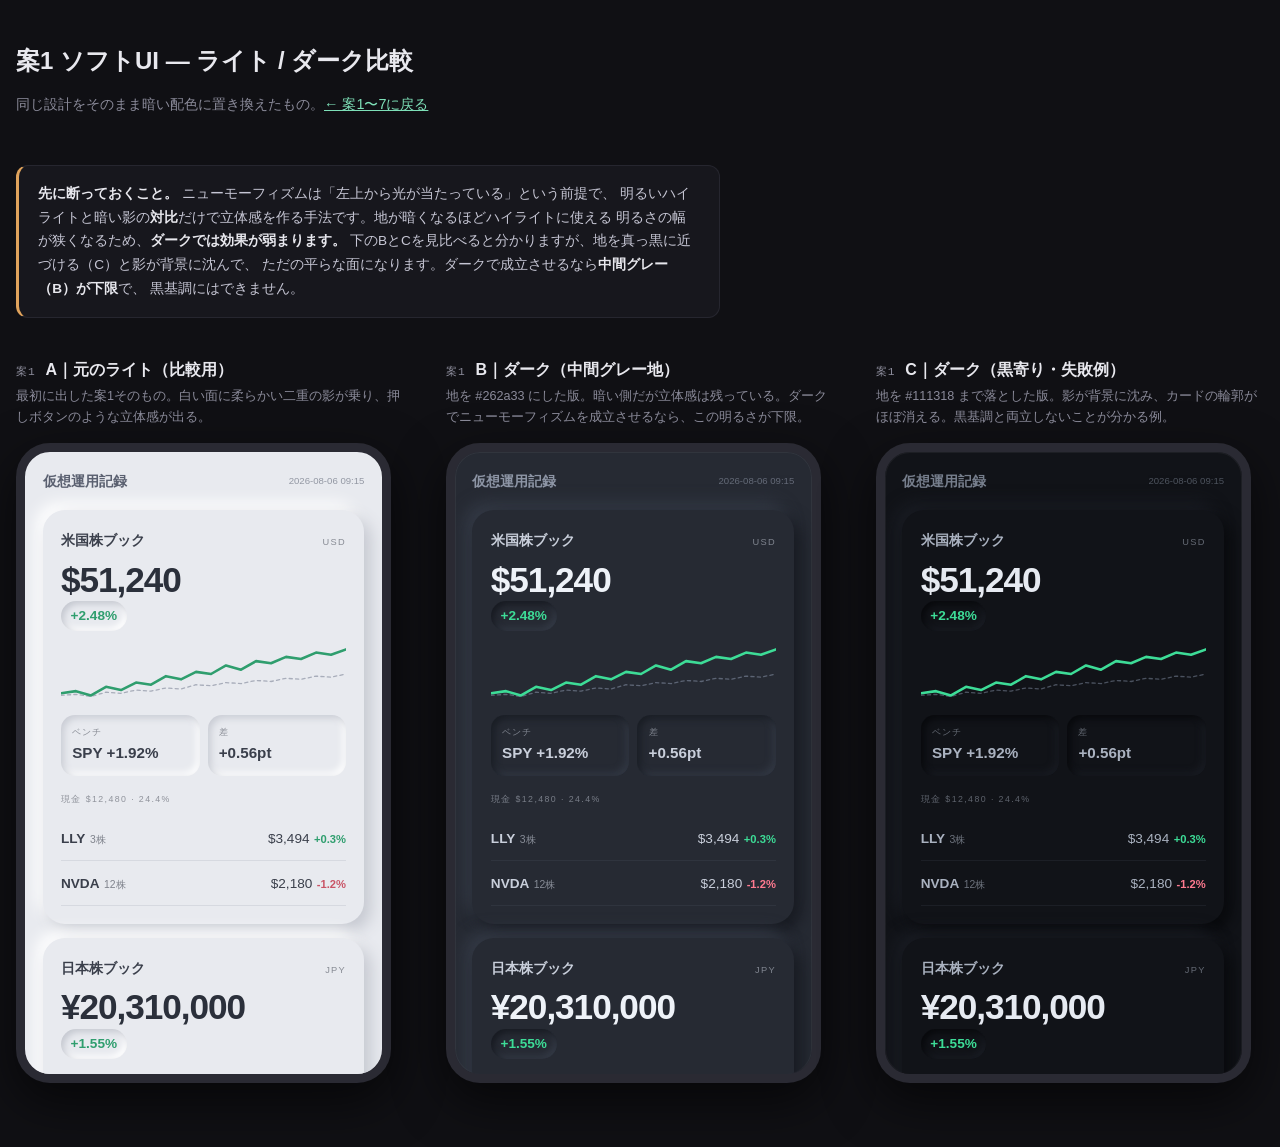
<file: docs/mockup1-dark.html>
<!DOCTYPE html>
<html lang="ja">
<head>
<meta charset="utf-8">
<meta name="viewport" content="width=device-width, initial-scale=1, viewport-fit=cover">
<title>案1 ソフトUI — ライト / ダーク比較</title>
<meta name="color-scheme" content="dark">
<meta name="theme-color" content="#101014">
<style>
:root{
  --g-bg:#101014;--g-card:#17171d;--g-line:#26262f;--g-tx:#e8e8ee;--g-dim:#8a8a99;--g-ac:#7ee0b8;
  --g-sans:-apple-system,BlinkMacSystemFont,"Segoe UI","Hiragino Sans","Yu Gothic UI","Noto Sans JP",sans-serif;
  --g-mono:ui-monospace,SFMono-Regular,"SF Mono","Cascadia Mono",Consolas,monospace;
}
*{box-sizing:border-box}
body{margin:0;padding:0 1rem 4rem;background:var(--g-bg);color:var(--g-tx);font-family:var(--g-sans);line-height:1.75}
.wrap{max-width:78rem;margin-inline:auto}
.intro{padding:2.5rem 0 1rem;max-width:44rem}
.intro h1{margin:0 0 .6rem;font-size:1.5rem}
.intro p{margin:.6rem 0;color:var(--g-dim);font-size:.9rem}
.intro a{color:var(--g-ac)}
.warn{background:var(--g-card);border:1px solid var(--g-line);border-left:3px solid #e0a35c;
  border-radius:12px;padding:1rem 1.2rem;margin:1.4rem 0 2.4rem;max-width:44rem;font-size:.85rem;color:#c6c6d4}
.warn b{color:var(--g-tx)}

.gal{display:grid;gap:2.6rem;grid-template-columns:repeat(auto-fill,minmax(330px,1fr));align-items:start}
.demo{min-width:0}
.demo-h{display:flex;align-items:baseline;gap:.6rem;margin-bottom:.15rem}
.demo-n{font-family:var(--g-mono);font-size:.7rem;color:var(--g-dim);letter-spacing:.1em}
.demo-h h2{margin:0;font-size:1rem}
.demo>p{margin:.1rem 0 .9rem;font-size:.79rem;color:var(--g-dim);line-height:1.65}

.frame{width:100%;max-width:375px;height:640px;overflow:hidden;border:9px solid #2a2a33;border-radius:34px;
  box-shadow:0 18px 50px #0009,inset 0 0 0 1px #ffffff0d}
.frame>.app{width:100%;height:100%;overflow-y:auto;scrollbar-width:none}
.frame>.app::-webkit-scrollbar{display:none}

/* ===== 共通の骨格 ===== */
.app{padding:1.1rem}
.top{display:flex;align-items:center;justify-content:space-between;gap:.6rem;margin-bottom:1rem}
.ttl{font-size:.9rem;font-weight:650}
.sub{font-size:.6rem;opacity:.6}
.row{display:flex;align-items:baseline;justify-content:space-between;gap:.5rem}
.bk{font-size:.85rem;font-weight:650}
.ccy{font-size:.58rem;opacity:.55;letter-spacing:.14em}
.val{font-size:2.2rem;font-weight:700;letter-spacing:-.03em;font-variant-numeric:tabular-nums;line-height:1.1;margin:.5rem 0 .1rem}
.chg{font-size:.85rem;font-weight:650;font-variant-numeric:tabular-nums}
.spark{display:block;width:100%;height:auto;margin:.8rem 0 .5rem}
.spark path{fill:none;stroke-linejoin:round;stroke-linecap:round}
.stats{display:grid;grid-template-columns:1fr 1fr;gap:.5rem;margin:.7rem 0}
.st .k{font-size:.55rem;letter-spacing:.12em;opacity:.55;text-transform:uppercase}
.st .v{font-size:.95rem;font-weight:650;font-variant-numeric:tabular-nums}
.hl{font-size:.55rem;letter-spacing:.16em;opacity:.5;margin:1rem 0 .5rem;text-transform:uppercase}
.pos{display:flex;align-items:baseline;justify-content:space-between;gap:.5rem;padding:.5rem 0;font-variant-numeric:tabular-nums}
.pos .tk{font-weight:650;font-size:.85rem}
.pos .qt{font-size:.65rem;opacity:.6}
.pos .mv{font-size:.85rem}
.pos .pl{font-size:.7rem;font-weight:650}
.up{color:var(--up)}.dn{color:var(--dn)}
.card{margin-bottom:.9rem}

/* ===== A: 元のライト（比較用） ===== */
.mL{--up:#2f9e6e;--dn:#c95466;background:#e8eaef;color:#3a3f4b;
    font-family:-apple-system,"Hiragino Sans","Yu Gothic UI","Noto Sans JP",sans-serif}
.mL .top{color:#5a6070}
.mL .card{background:#e8eaef;border-radius:22px;padding:1.15rem;
  box-shadow:7px 7px 16px #c5c8d0,-7px -7px 16px #ffffff}
.mL .val{color:#2b303b}
.mL .chg{display:inline-block;padding:.2rem .6rem;border-radius:999px;background:#e8eaef;
  box-shadow:inset 3px 3px 6px #c5c8d0,inset -3px -3px 6px #fff;color:var(--up)}
.mL .spark path.a{stroke:var(--up);stroke-width:2.4}
.mL .spark path.b{stroke:#a8adba;stroke-width:1.2;stroke-dasharray:3 3}
.mL .st{background:#e8eaef;border-radius:14px;padding:.6rem .7rem;
  box-shadow:inset 3px 3px 7px #c9ccd4,inset -3px -3px 7px #fff}
.mL .pos{border-bottom:1px solid #d6d9e0}

/* ===== B: ダーク（推奨トーン・中間グレー地） =====
   地を真っ黒にすると影が沈んで立体感が消える。#262a33 くらいが下限。 */
.mD{--up:#3ddc97;--dn:#ff7a90;background:#262a33;color:#c9cfdb;
    font-family:-apple-system,"Hiragino Sans","Yu Gothic UI","Noto Sans JP",sans-serif}
.mD .top{color:#8d95a5}
.mD .card{background:#262a33;border-radius:22px;padding:1.15rem;
  box-shadow:7px 7px 16px #171a21,-7px -7px 16px #353b47}
.mD .val{color:#eef2f8}
.mD .chg{display:inline-block;padding:.2rem .6rem;border-radius:999px;background:#262a33;
  box-shadow:inset 3px 3px 6px #171a21,inset -3px -3px 6px #353b47;color:var(--up)}
.mD .spark path.a{stroke:var(--up);stroke-width:2.4}
.mD .spark path.b{stroke:#5c6474;stroke-width:1.2;stroke-dasharray:3 3}
.mD .st{background:#262a33;border-radius:14px;padding:.6rem .7rem;
  box-shadow:inset 3px 3px 7px #191d24,inset -3px -3px 7px #343a46}
.mD .pos{border-bottom:1px solid #2f343e}

/* ===== C: ダーク（真っ黒寄り・効果が消える例） ===== */
.mK{--up:#3ddc97;--dn:#ff7a90;background:#111318;color:#aab2c0;
    font-family:-apple-system,"Hiragino Sans","Yu Gothic UI","Noto Sans JP",sans-serif}
.mK .top{color:#767e8c}
.mK .card{background:#111318;border-radius:22px;padding:1.15rem;
  box-shadow:7px 7px 16px #08090c,-7px -7px 16px #1a1d24}
.mK .val{color:#e6eaf1}
.mK .chg{display:inline-block;padding:.2rem .6rem;border-radius:999px;background:#111318;
  box-shadow:inset 3px 3px 6px #08090c,inset -3px -3px 6px #1a1d24;color:var(--up)}
.mK .spark path.a{stroke:var(--up);stroke-width:2.4}
.mK .spark path.b{stroke:#4a515e;stroke-width:1.2;stroke-dasharray:3 3}
.mK .st{background:#111318;border-radius:14px;padding:.6rem .7rem;
  box-shadow:inset 3px 3px 7px #08090c,inset -3px -3px 7px #1a1d24}
.mK .pos{border-bottom:1px solid #1c1f26}

@media(max-width:700px){.gal{grid-template-columns:1fr}.frame{height:600px;margin-inline:auto}}
</style>
</head>
<body>
<div class="wrap">

<div class="intro">
  <h1>案1 ソフトUI — ライト / ダーク比較</h1>
  <p>同じ設計をそのまま暗い配色に置き換えたもの。<a href="mockups.html">← 案1〜7に戻る</a></p>
</div>

<div class="warn">
  <b>先に断っておくこと。</b> ニューモーフィズムは「左上から光が当たっている」という前提で、
  明るいハイライトと暗い影の<b>対比</b>だけで立体感を作る手法です。地が暗くなるほどハイライトに使える
  明るさの幅が狭くなるため、<b>ダークでは効果が弱まります。</b>
  下のBとCを見比べると分かりますが、地を真っ黒に近づける（C）と影が背景に沈んで、
  ただの平らな面になります。ダークで成立させるなら<b>中間グレー（B）が下限</b>で、
  黒基調にはできません。
</div>

<div class="gal" id="gal"></div>

</div>

<script>
const A = "M0 46 L14 44 L28 48 L42 40 L56 43 L70 36 L84 38 L98 30 L112 33 L126 26 L140 28 L154 20 L168 24 L182 16 L196 18 L210 12 L224 14 L238 8 L252 10 L266 5";
const B = "M0 48 L14 47 L28 49 L42 45 L56 46 L70 43 L84 44 L98 41 L112 42 L126 38 L140 39 L154 36 L168 37 L182 34 L196 35 L210 32 L224 33 L238 30 L252 31 L266 28";

function card(book, ccy, val, chg, bench, diff, cash, cashPct, holds) {
  return `
  <div class="card">
    <div class="row"><span class="bk">${book}</span><span class="ccy">${ccy}</span></div>
    <div class="val">${val}</div>
    <div class="chg">${chg}</div>
    <svg class="spark" viewBox="0 0 266 56" preserveAspectRatio="none" aria-hidden="true">
      <path class="b" d="${B}"/><path class="a" d="${A}"/>
    </svg>
    <div class="stats">
      <div class="st"><div class="k">ベンチ</div><div class="v">${bench}</div></div>
      <div class="st"><div class="k">差</div><div class="v">${diff}</div></div>
    </div>
    <div class="hl">現金 ${cash} · ${cashPct}</div>
    ${holds.map(h => `
      <div class="pos">
        <span><span class="tk">${h[0]}</span> <span class="qt">${h[1]}</span></span>
        <span><span class="mv">${h[2]}</span> <span class="pl ${h[4]}">${h[3]}</span></span>
      </div>`).join("")}
  </div>`;
}

const APP = `
  <div class="top"><span class="ttl">仮想運用記録</span><span class="sub">2026-08-06 09:15</span></div>
  ${card("米国株ブック","USD","$51,240","+2.48%","SPY +1.92%","+0.56pt","$12,480","24.4%",
        [["LLY","3株","$3,494","+0.3%","up"],["NVDA","12株","$2,180","-1.2%","dn"]])}
  ${card("日本株ブック","JPY","¥20,310,000","+1.55%","1306.T +2.01%","-0.46pt","¥4,820,000","23.7%",
        [["7203.T","300株","¥875,550","+2.1%","up"],["4568.T","200株","¥500,000","-0.8%","dn"]])}
`;

const V = [
  ["mL","A｜元のライト（比較用）","最初に出した案1そのもの。白い面に柔らかい二重の影が乗り、押しボタンのような立体感が出る。"],
  ["mD","B｜ダーク（中間グレー地）","地を #262a33 にした版。暗い側だが立体感は残っている。ダークでニューモーフィズムを成立させるなら、この明るさが下限。"],
  ["mK","C｜ダーク（黒寄り・失敗例）","地を #111318 まで落とした版。影が背景に沈み、カードの輪郭がほぼ消える。黒基調と両立しないことが分かる例。"],
];

document.getElementById("gal").innerHTML = V.map(v => `
  <section class="demo">
    <div class="demo-h"><span class="demo-n">案1</span><h2>${v[1]}</h2></div>
    <p>${v[2]}</p>
    <div class="frame ${v[0]}"><div class="app">${APP}</div></div>
  </section>`).join("");
</script>
</body>
</html>
</file>
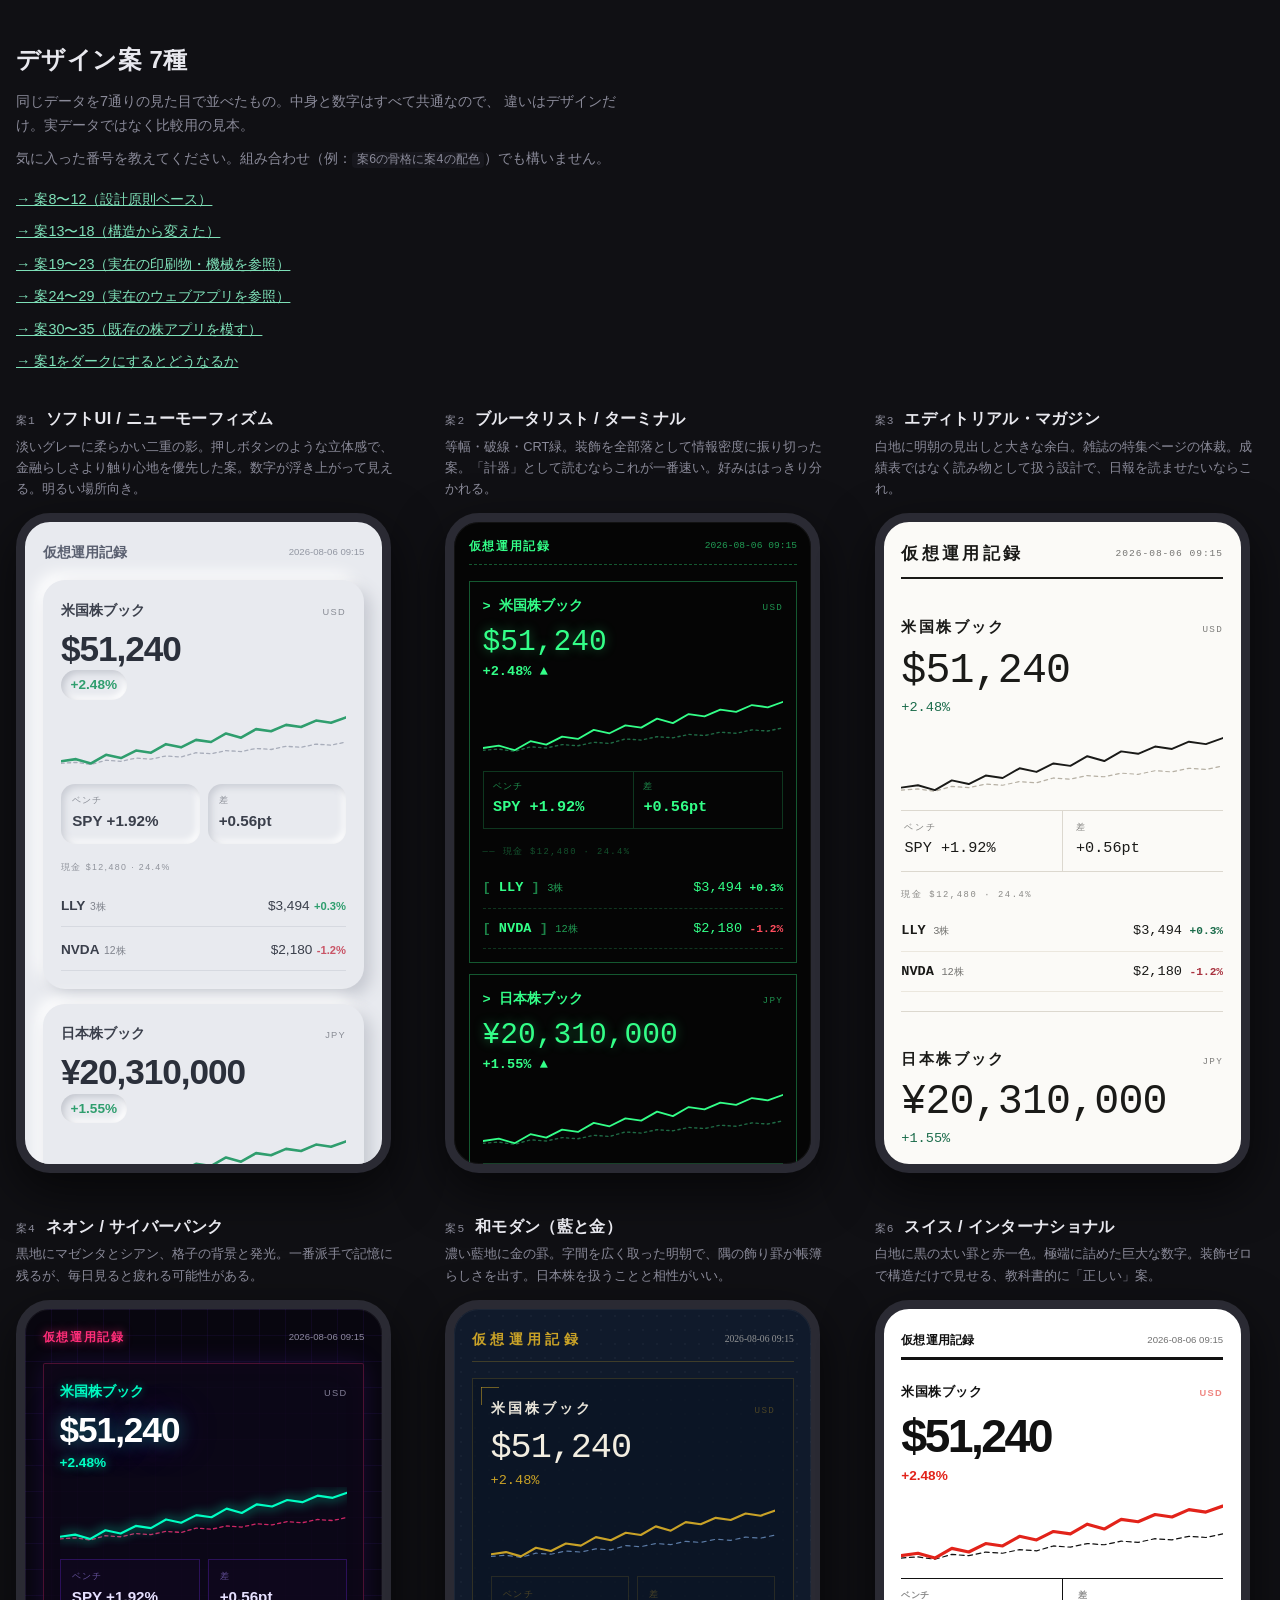
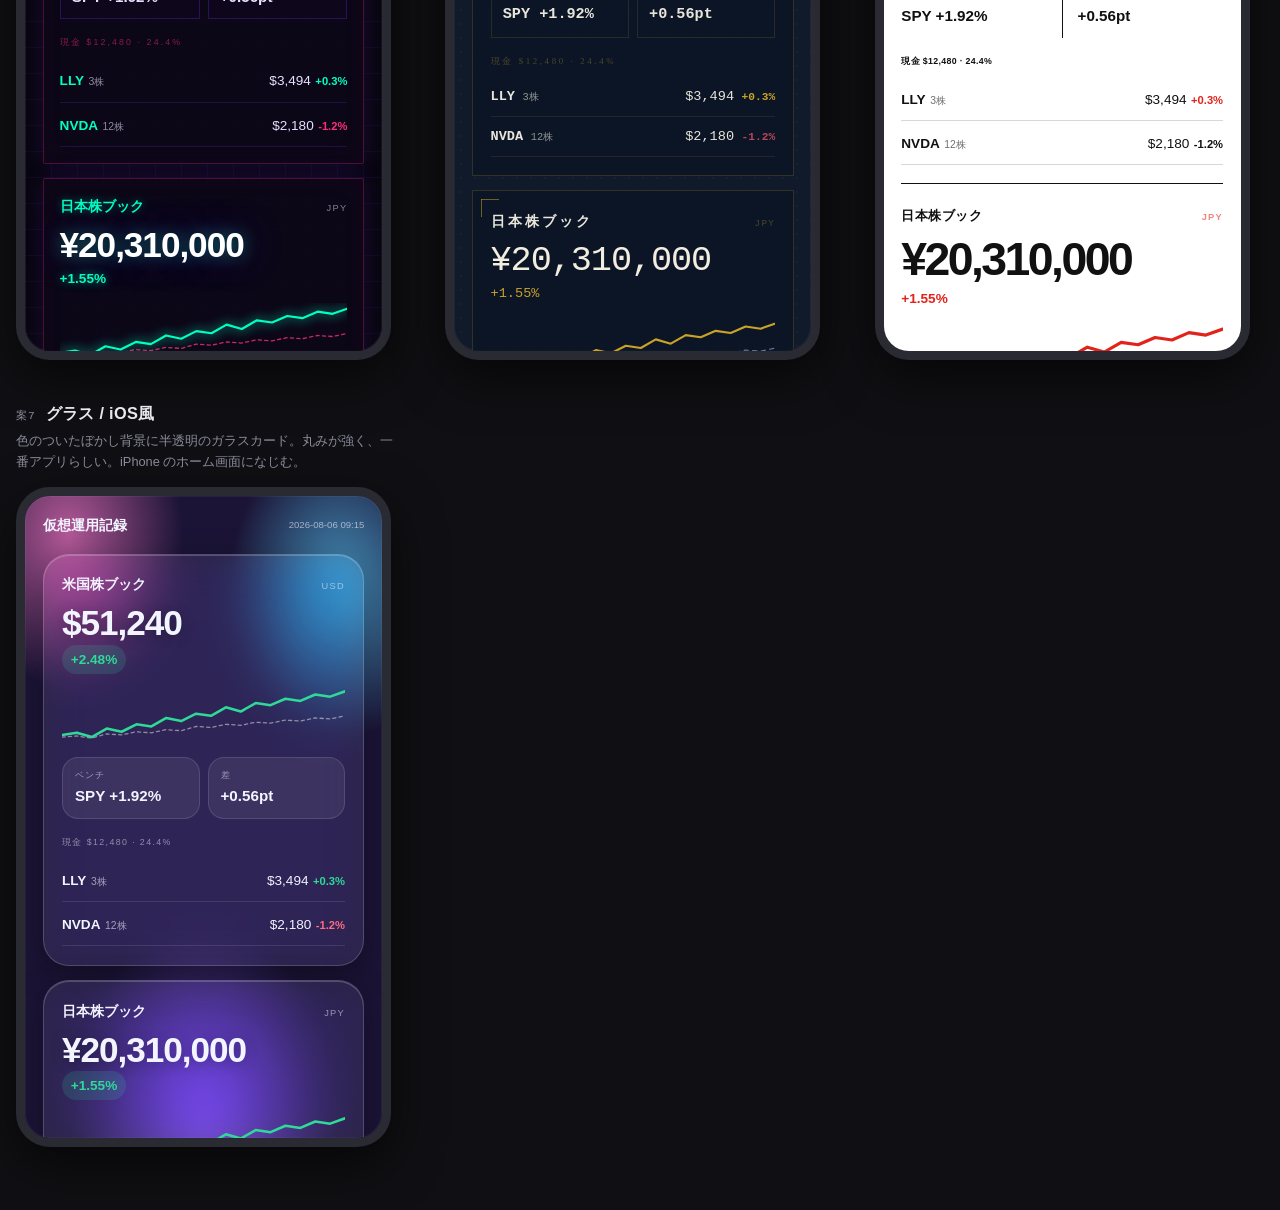
<file: docs/mockups.html>
<!DOCTYPE html>
<html lang="ja">
<head>
<meta charset="utf-8">
<meta name="viewport" content="width=device-width, initial-scale=1, viewport-fit=cover">
<title>デザイン案 7種 — 仮想運用記録</title>
<meta name="color-scheme" content="dark">
<meta name="theme-color" content="#101014">
<style>
/* ===== ギャラリーの外枠。中身の7案とは配色を分けて中立にする ===== */
:root{
  --g-bg:#101014; --g-card:#17171d; --g-line:#26262f; --g-tx:#e8e8ee; --g-dim:#8a8a99;
  --g-sans:-apple-system,BlinkMacSystemFont,"Segoe UI","Hiragino Sans","Yu Gothic UI","Noto Sans JP",sans-serif;
  --g-mono:ui-monospace,SFMono-Regular,"SF Mono","Cascadia Mono",Consolas,monospace;
}
*{box-sizing:border-box}
body{margin:0;padding:0 1rem 4rem;background:var(--g-bg);color:var(--g-tx);font-family:var(--g-sans);line-height:1.7}
.wrap{max-width:78rem;margin-inline:auto}
.intro{padding:2.5rem 0 1.5rem;max-width:38rem}
.intro h1{margin:0 0 .5rem;font-size:1.5rem;letter-spacing:.02em}
.intro p{margin:.5rem 0;color:var(--g-dim);font-size:.9rem}
.intro code{font-family:var(--g-mono);font-size:.85em;background:var(--g-card);padding:.1em .4em;border-radius:4px}

.gal{display:grid;gap:2.5rem;grid-template-columns:repeat(auto-fill,minmax(340px,1fr));align-items:start}
.demo{min-width:0}
.demo-h{display:flex;align-items:baseline;gap:.6rem;margin-bottom:.15rem}
.demo-n{font-family:var(--g-mono);font-size:.7rem;color:var(--g-dim);letter-spacing:.1em}
.demo-h h2{margin:0;font-size:1.02rem;letter-spacing:.02em}
.demo>p{margin:.1rem 0 .9rem;font-size:.8rem;color:var(--g-dim);line-height:1.65}

/* 端末枠。中立のグレーにして各案の配色と干渉させない */
.frame{
  width:100%;max-width:375px;height:660px;overflow:hidden;
  border:9px solid #2a2a33;border-radius:34px;
  box-shadow:0 18px 50px #0009, inset 0 0 0 1px #ffffff0d;
}
.frame>.app{width:100%;height:100%;overflow-y:auto;scrollbar-width:none}
.frame>.app::-webkit-scrollbar{display:none}

/* ===== 全案で共通の骨格（見た目は各案のCSSが決める） ===== */
.app{padding:1.1rem}
.top{display:flex;align-items:center;justify-content:space-between;gap:.6rem;margin-bottom:1rem}
.ttl{font-size:.9rem;font-weight:650}
.sub{font-size:.6rem;opacity:.6}
.card{margin-bottom:.9rem}
.row{display:flex;align-items:baseline;justify-content:space-between;gap:.5rem}
.bk{font-size:.85rem;font-weight:650}
.ccy{font-size:.58rem;opacity:.55;letter-spacing:.14em}
.val{font-size:2.2rem;font-weight:700;letter-spacing:-.03em;font-variant-numeric:tabular-nums;line-height:1.1;margin:.5rem 0 .1rem}
.chg{font-size:.85rem;font-weight:650;font-variant-numeric:tabular-nums}
.spark{display:block;width:100%;height:auto;margin:.8rem 0 .5rem}
.spark path{fill:none;stroke-linejoin:round;stroke-linecap:round}
.stats{display:grid;grid-template-columns:1fr 1fr;gap:.5rem;margin:.7rem 0}
.st .k{font-size:.55rem;letter-spacing:.12em;opacity:.55;text-transform:uppercase}
.st .v{font-size:.95rem;font-weight:650;font-variant-numeric:tabular-nums}
.hl{font-size:.55rem;letter-spacing:.16em;opacity:.5;margin:1rem 0 .5rem;text-transform:uppercase}
.pos{display:flex;align-items:baseline;justify-content:space-between;gap:.5rem;padding:.5rem 0;font-variant-numeric:tabular-nums}
.pos .tk{font-weight:650;font-size:.85rem}
.pos .qt{font-size:.65rem;opacity:.6}
.pos .mv{font-size:.85rem}
.pos .pl{font-size:.7rem;font-weight:650}
.up{color:var(--up)} .dn{color:var(--dn)}

/* =========================================================
   案1 ソフトUI / ニューモーフィズム
   ========================================================= */
.m1{--up:#2f9e6e;--dn:#c95466;background:#e8eaef;color:#3a3f4b;
    font-family:-apple-system,"Hiragino Sans","Yu Gothic UI","Noto Sans JP",sans-serif}
.m1 .top{color:#5a6070}
.m1 .card{background:#e8eaef;border-radius:22px;padding:1.15rem;
  box-shadow:7px 7px 16px #c5c8d0, -7px -7px 16px #ffffff}
.m1 .val{color:#2b303b}
.m1 .chg{display:inline-block;padding:.2rem .6rem;border-radius:999px;background:#e8eaef;
  box-shadow:inset 3px 3px 6px #c5c8d0, inset -3px -3px 6px #fff;color:var(--up)}
.m1 .spark path.a{stroke:var(--up);stroke-width:2.4}
.m1 .spark path.b{stroke:#a8adba;stroke-width:1.2;stroke-dasharray:3 3}
.m1 .st{background:#e8eaef;border-radius:14px;padding:.6rem .7rem;
  box-shadow:inset 3px 3px 7px #c9ccd4, inset -3px -3px 7px #fff}
.m1 .pos{border-bottom:1px solid #d6d9e0}

/* =========================================================
   案2 ブルータリスト / ターミナル
   ========================================================= */
.m2{--up:#33ff88;--dn:#ff4d5e;background:#050505;color:#33ff88;
    font-family:ui-monospace,SFMono-Regular,"Cascadia Mono",Consolas,monospace}
.m2 .app{padding:.9rem}
.m2 .top{border-bottom:1px dashed #33ff8855;padding-bottom:.5rem}
.m2 .ttl{letter-spacing:.14em;text-transform:uppercase;font-size:.72rem}
.m2 .card{border:1px solid #33ff8855;padding:.8rem;margin-bottom:.7rem}
.m2 .bk::before{content:"> "}
.m2 .val{font-size:1.85rem;font-weight:400;letter-spacing:0;text-shadow:0 0 12px #33ff8866}
.m2 .chg{color:var(--up)}
.m2 .chg::after{content:" ▲"}
.m2 .spark path.a{stroke:var(--up);stroke-width:1.6}
.m2 .spark path.b{stroke:#1f6b45;stroke-width:1.2;stroke-dasharray:2 3}
.m2 .stats{gap:0;border:1px solid #33ff8833}
.m2 .st{padding:.5rem .6rem}
.m2 .st+.st{border-left:1px solid #33ff8833}
.m2 .hl{color:#33ff8899}
.m2 .hl::before{content:"── "}
.m2 .pos{border-bottom:1px dashed #33ff8833;font-size:.78rem}
.m2 .pos .tk::before{content:"[ ";opacity:.5}
.m2 .pos .tk::after{content:" ]";opacity:.5}

/* =========================================================
   案3 エディトリアル・マガジン（明るい）
   ========================================================= */
.m3{--up:#1a6b4a;--dn:#a8323f;background:#fbfaf7;color:#1a1a18;
    font-family:"Hiragino Mincho ProN","Yu Mincho","Noto Serif JP",serif}
.m3 .top{border-bottom:2px solid #1a1a18;padding-bottom:.55rem}
.m3 .ttl{font-size:1.05rem;letter-spacing:.2em}
.m3 .sub{font-family:ui-monospace,Consolas,monospace;letter-spacing:.1em}
.m3 .card{padding:1.2rem 0;border-bottom:1px solid #dcd8cf}
.m3 .bk{font-size:.95rem;letter-spacing:.16em}
.m3 .ccy{font-family:ui-monospace,Consolas,monospace}
.m3 .val{font-size:2.6rem;font-weight:400;letter-spacing:-.02em;
  font-family:ui-monospace,"SF Mono",Consolas,monospace}
.m3 .chg{color:var(--up);font-family:ui-monospace,Consolas,monospace;font-weight:400}
.m3 .spark path.a{stroke:#1a1a18;stroke-width:1.6}
.m3 .spark path.b{stroke:#b6b0a4;stroke-width:1;stroke-dasharray:3 3}
.m3 .stats{border-top:1px solid #dcd8cf;border-bottom:1px solid #dcd8cf;gap:0}
.m3 .st{padding:.6rem .2rem}
.m3 .st+.st{border-left:1px solid #dcd8cf;padding-left:.8rem}
.m3 .st .k,.m3 .hl{font-family:ui-monospace,Consolas,monospace;letter-spacing:.18em}
.m3 .st .v{font-family:ui-monospace,Consolas,monospace;font-weight:400}
.m3 .pos{border-bottom:1px solid #ebe7de;font-family:ui-monospace,Consolas,monospace;font-size:.78rem}

/* =========================================================
   案4 ネオン / サイバーパンク
   ========================================================= */
.m4{--up:#00ffc3;--dn:#ff2d78;background:#08060f;color:#e6e0ff;
    font-family:-apple-system,"Segoe UI","Hiragino Sans","Noto Sans JP",sans-serif;
    background-image:linear-gradient(#7b2dff12 1px,transparent 1px),linear-gradient(90deg,#7b2dff12 1px,transparent 1px);
    background-size:26px 26px}
.m4 .ttl{color:#ff2d78;text-shadow:0 0 10px #ff2d7899;letter-spacing:.14em;text-transform:uppercase;font-size:.75rem}
.m4 .card{border:1px solid #ff2d7844;border-radius:2px;padding:1rem;background:#0d0819cc;
  box-shadow:0 0 24px #7b2dff26, inset 0 0 30px #ff2d7808}
.m4 .bk{color:#00ffc3;text-shadow:0 0 8px #00ffc366}
.m4 .val{color:#fff;text-shadow:0 0 18px #00ffc366,0 0 40px #7b2dff66}
.m4 .chg{color:var(--up);text-shadow:0 0 10px #00ffc399}
.m4 .spark path.a{stroke:var(--up);stroke-width:2;filter:drop-shadow(0 0 5px #00ffc3)}
.m4 .spark path.b{stroke:#ff2d78;stroke-width:1.2;stroke-dasharray:3 3;opacity:.8}
.m4 .st{border:1px solid #7b2dff44;padding:.55rem .7rem;background:#12082199}
.m4 .st .k{color:#a98cff}
.m4 .hl{color:#ff2d78;letter-spacing:.24em}
.m4 .pos{border-bottom:1px solid #7b2dff33}
.m4 .pos .tk{color:#00ffc3}

/* =========================================================
   案5 和モダン（藍と金）
   ========================================================= */
.m5{--up:#c9a227;--dn:#b5495b;background:#101a2b;color:#e9e5da;
    font-family:"Hiragino Mincho ProN","Yu Mincho","Noto Serif JP",serif;
    background-image:radial-gradient(#ffffff08 1px,transparent 1px);background-size:14px 14px}
.m5 .top{border-bottom:1px solid #c9a22740;padding-bottom:.6rem}
.m5 .ttl{letter-spacing:.3em;font-size:.9rem;color:#c9a227}
.m5 .card{border:1px solid #c9a22733;padding:1.1rem;background:#0b1524cc;position:relative}
.m5 .card::before{content:"";position:absolute;top:8px;left:8px;width:18px;height:1px;background:#c9a22788}
.m5 .card::after{content:"";position:absolute;top:8px;left:8px;width:1px;height:18px;background:#c9a22788}
.m5 .bk{letter-spacing:.22em;font-size:.9rem}
.m5 .ccy{font-family:ui-monospace,Consolas,monospace;color:#c9a22799}
.m5 .val{font-family:ui-monospace,"SF Mono",Consolas,monospace;font-weight:400;color:#f2ede0}
.m5 .chg{color:var(--up);font-family:ui-monospace,Consolas,monospace;font-weight:400}
.m5 .spark path.a{stroke:#c9a227;stroke-width:2}
.m5 .spark path.b{stroke:#5b7ba6;stroke-width:1.1;stroke-dasharray:4 4}
.m5 .st{border:1px solid #c9a22726;padding:.6rem .7rem}
.m5 .st .k{color:#c9a22799;letter-spacing:.2em}
.m5 .st .v,.m5 .pos{font-family:ui-monospace,Consolas,monospace}
.m5 .hl{color:#c9a227aa;letter-spacing:.3em}
.m5 .pos{border-bottom:1px solid #c9a2271f;font-size:.78rem}

/* =========================================================
   案6 スイス / インターナショナル
   ========================================================= */
.m6{--up:#e2231a;--dn:#111;background:#fff;color:#111;
    font-family:-apple-system,"Helvetica Neue",Helvetica,"Hiragino Sans","Noto Sans JP",Arial,sans-serif}
.m6 .app{padding:1.3rem 1.1rem}
.m6 .top{border-bottom:3px solid #111;padding-bottom:.4rem;margin-bottom:1.3rem}
.m6 .ttl{font-size:.78rem;font-weight:700;letter-spacing:.02em;text-transform:uppercase}
.m6 .sub{font-weight:500}
.m6 .card{border-bottom:1px solid #111;padding-bottom:1.1rem;margin-bottom:1.3rem}
.m6 .bk{font-size:.8rem;font-weight:700;text-transform:uppercase;letter-spacing:.04em}
.m6 .ccy{font-weight:700;color:var(--up)}
.m6 .val{font-size:2.9rem;font-weight:700;letter-spacing:-.055em}
.m6 .chg{color:var(--up);font-weight:700}
.m6 .spark path.a{stroke:var(--up);stroke-width:2.6}
.m6 .spark path.b{stroke:#111;stroke-width:1;stroke-dasharray:4 3}
.m6 .stats{gap:0;border-top:1px solid #111}
.m6 .st{padding:.55rem 0}
.m6 .st+.st{padding-left:.9rem;border-left:1px solid #111}
.m6 .st .k{font-weight:700;opacity:1;color:#8a8a8a;letter-spacing:.04em}
.m6 .st .v{font-weight:700}
.m6 .hl{font-weight:700;color:#111;opacity:1;letter-spacing:.04em}
.m6 .pos{border-bottom:1px solid #d8d8d8}
.m6 .pos .tk{font-weight:700}

/* =========================================================
   案7 グラス / iOS風
   ========================================================= */
.m7{--up:#30d998;--dn:#ff6b81;color:#f2f4ff;
    font-family:-apple-system,BlinkMacSystemFont,"SF Pro Text","Hiragino Sans","Noto Sans JP",sans-serif;
    background:#1b1436;
    background-image:radial-gradient(46% 34% at 12% 6%,#ff7ac8aa,transparent 70%),
                     radial-gradient(44% 34% at 88% 14%,#5ad1ffaa,transparent 70%),
                     radial-gradient(52% 40% at 50% 96%,#8b5cffaa,transparent 72%)}
.m7 .card{background:#ffffff14;border:1px solid #ffffff2e;border-radius:26px;padding:1.15rem;
  backdrop-filter:blur(22px) saturate(1.6);-webkit-backdrop-filter:blur(22px) saturate(1.6);
  box-shadow:0 10px 34px #0000004d, inset 0 1px 0 #ffffff33}
.m7 .val{text-shadow:0 2px 14px #0000004d}
.m7 .chg{display:inline-block;padding:.18rem .55rem;border-radius:999px;background:#30d99826;color:var(--up)}
.m7 .spark path.a{stroke:var(--up);stroke-width:2.4}
.m7 .spark path.b{stroke:#ffffff77;stroke-width:1.2;stroke-dasharray:3 3}
.m7 .st{background:#ffffff12;border:1px solid #ffffff1f;border-radius:16px;padding:.6rem .75rem}
.m7 .pos{border-bottom:1px solid #ffffff1a}

@media(max-width:700px){
  .gal{grid-template-columns:1fr}
  .frame{height:620px;margin-inline:auto}
}
</style>
</head>
<body>
<div class="wrap">

<div class="intro">
  <h1>デザイン案 7種</h1>
  <p>同じデータを7通りの見た目で並べたもの。中身と数字はすべて共通なので、
     違いはデザインだけ。実データではなく比較用の見本。</p>
  <p>気に入った番号を教えてください。組み合わせ（例：<code>案6の骨格に案4の配色</code>）でも構いません。</p>
  <p style="margin-top:1rem"><a href="mockups2.html" style="color:#7ee0b8">→ 案8〜12（設計原則ベース）</a></p>
  <p><a href="mockups3.html" style="color:#7ee0b8">→ 案13〜18（構造から変えた）</a></p>
  <p><a href="mockups4.html" style="color:#7ee0b8">→ 案19〜23（実在の印刷物・機械を参照）</a></p>
  <p><a href="mockups5.html" style="color:#7ee0b8">→ 案24〜29（実在のウェブアプリを参照）</a></p>
  <p><a href="mockups6.html" style="color:#7ee0b8">→ 案30〜35（既存の株アプリを模す）</a></p>
  <p><a href="mockup1-dark.html" style="color:#7ee0b8">→ 案1をダークにするとどうなるか</a></p>
</div>

<div class="gal" id="gal"></div>

</div>

<script>
/* 骨格は全案で共通。各案は CSS だけで見た目を変えている */
const A = "M0 46 L14 44 L28 48 L42 40 L56 43 L70 36 L84 38 L98 30 L112 33 L126 26 L140 28 L154 20 L168 24 L182 16 L196 18 L210 12 L224 14 L238 8 L252 10 L266 5";
const B = "M0 48 L14 47 L28 49 L42 45 L56 46 L70 43 L84 44 L98 41 L112 42 L126 38 L140 39 L154 36 L168 37 L182 34 L196 35 L210 32 L224 33 L238 30 L252 31 L266 28";

const DESIGNS = [
  ["ソフトUI / ニューモーフィズム",
   "淡いグレーに柔らかい二重の影。押しボタンのような立体感で、金融らしさより触り心地を優先した案。数字が浮き上がって見える。明るい場所向き。"],
  ["ブルータリスト / ターミナル",
   "等幅・破線・CRT緑。装飾を全部落として情報密度に振り切った案。「計器」として読むならこれが一番速い。好みははっきり分かれる。"],
  ["エディトリアル・マガジン",
   "白地に明朝の見出しと大きな余白。雑誌の特集ページの体裁。成績表ではなく読み物として扱う設計で、日報を読ませたいならこれ。"],
  ["ネオン / サイバーパンク",
   "黒地にマゼンタとシアン、格子の背景と発光。一番派手で記憶に残るが、毎日見ると疲れる可能性がある。"],
  ["和モダン（藍と金）",
   "濃い藍地に金の罫。字間を広く取った明朝で、隅の飾り罫が帳簿らしさを出す。日本株を扱うことと相性がいい。"],
  ["スイス / インターナショナル",
   "白地に黒の太い罫と赤一色。極端に詰めた巨大な数字。装飾ゼロで構造だけで見せる、教科書的に「正しい」案。"],
  ["グラス / iOS風",
   "色のついたぼかし背景に半透明のガラスカード。丸みが強く、一番アプリらしい。iPhone のホーム画面になじむ。"],
];

function card(book, ccy, val, chg, bench, diff, cash, cashPct, holds) {
  return `
  <div class="card">
    <div class="row"><span class="bk">${book}</span><span class="ccy">${ccy}</span></div>
    <div class="val">${val}</div>
    <div class="chg">${chg}</div>
    <svg class="spark" viewBox="0 0 266 56" preserveAspectRatio="none" aria-hidden="true">
      <path class="b" d="${B}"/><path class="a" d="${A}"/>
    </svg>
    <div class="stats">
      <div class="st"><div class="k">ベンチ</div><div class="v">${bench}</div></div>
      <div class="st"><div class="k">差</div><div class="v">${diff}</div></div>
    </div>
    <div class="hl">現金 ${cash} · ${cashPct}</div>
    ${holds.map(h => `
      <div class="pos">
        <span><span class="tk">${h[0]}</span> <span class="qt">${h[1]}</span></span>
        <span><span class="mv">${h[2]}</span> <span class="pl ${h[4]}">${h[3]}</span></span>
      </div>`).join("")}
  </div>`;
}

const APP = `
  <div class="top"><span class="ttl">仮想運用記録</span><span class="sub">2026-08-06 09:15</span></div>
  ${card("米国株ブック","USD","$51,240","+2.48%","SPY +1.92%","+0.56pt","$12,480","24.4%",
        [["LLY","3株","$3,494","+0.3%","up"],["NVDA","12株","$2,180","-1.2%","dn"]])}
  ${card("日本株ブック","JPY","¥20,310,000","+1.55%","1306.T +2.01%","-0.46pt","¥4,820,000","23.7%",
        [["7203.T","300株","¥875,550","+2.1%","up"],["4568.T","200株","¥500,000","-0.8%","dn"]])}
`;

document.getElementById("gal").innerHTML = DESIGNS.map((d, i) => `
  <section class="demo">
    <div class="demo-h"><span class="demo-n">案${i + 1}</span><h2>${d[0]}</h2></div>
    <p>${d[1]}</p>
    <div class="frame m${i + 1}"><div class="app">${APP}</div></div>
  </section>`).join("");
</script>
</body>
</html>
</file>
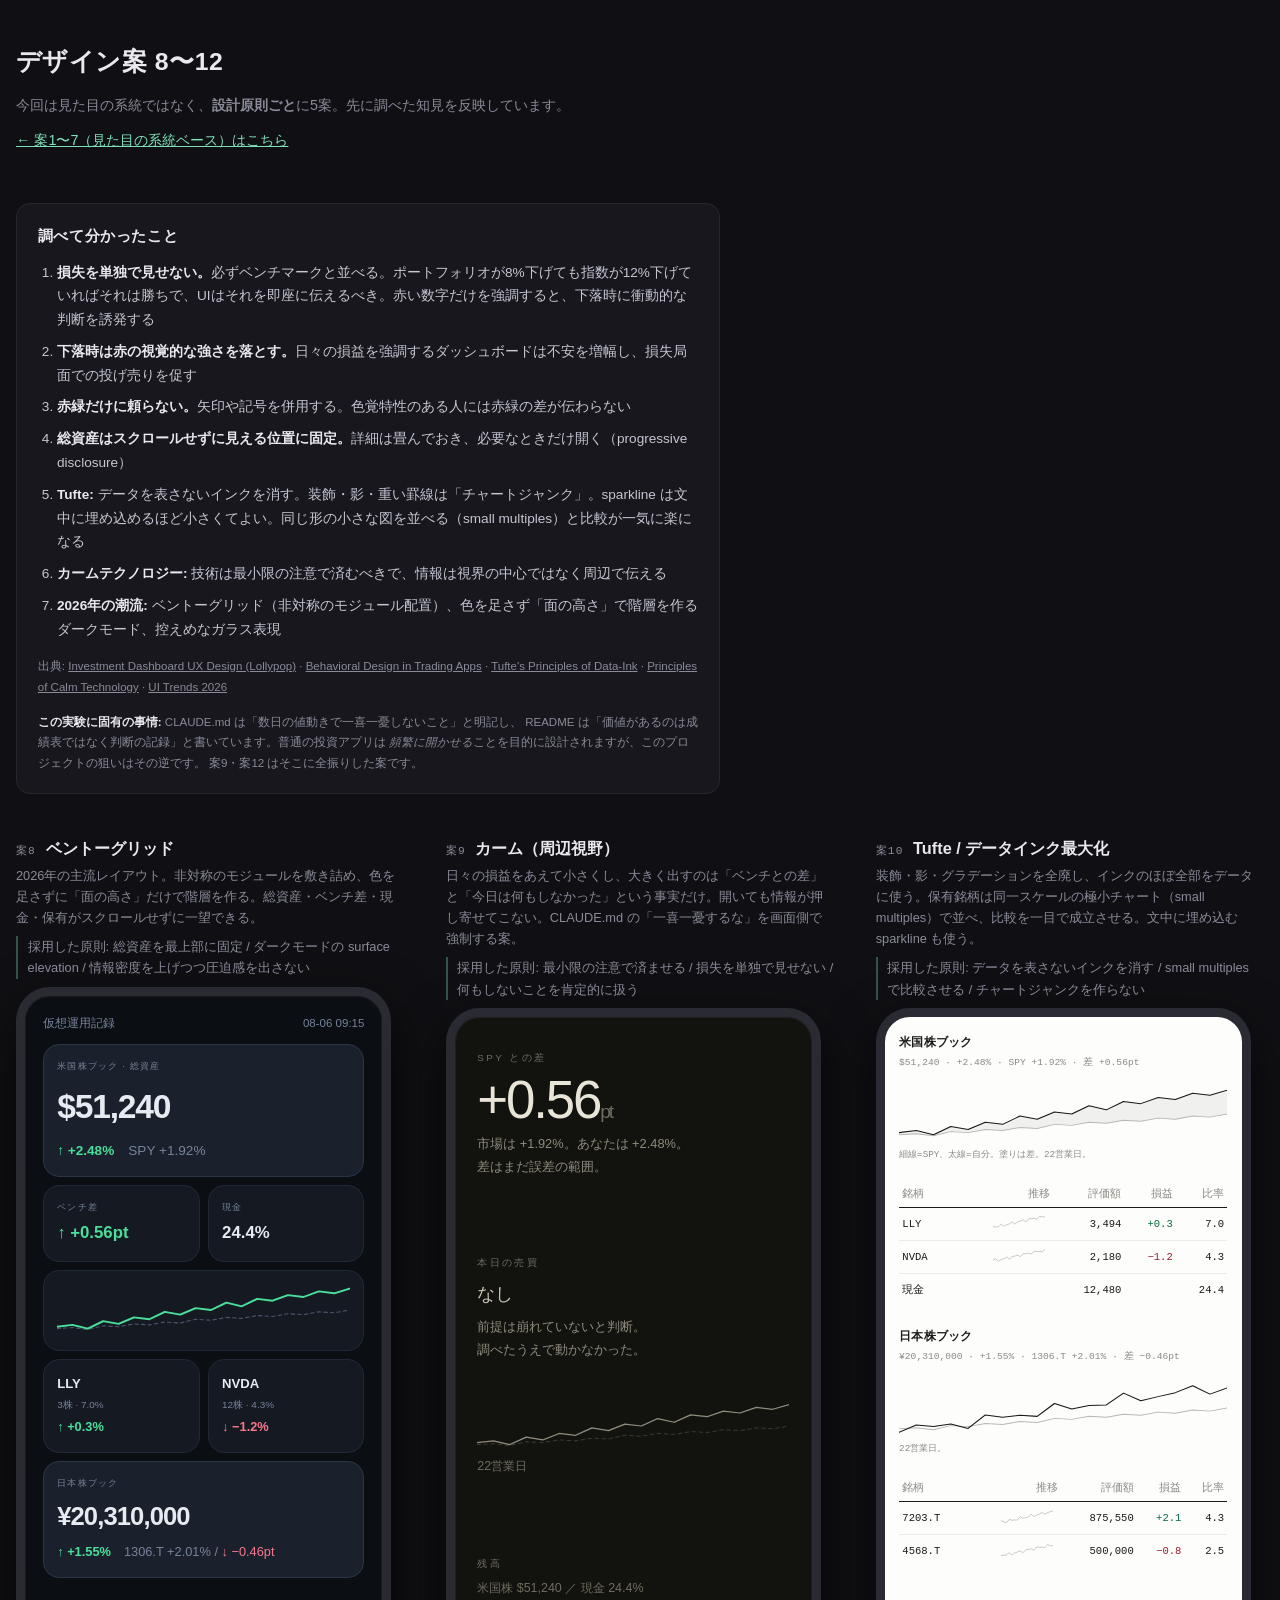
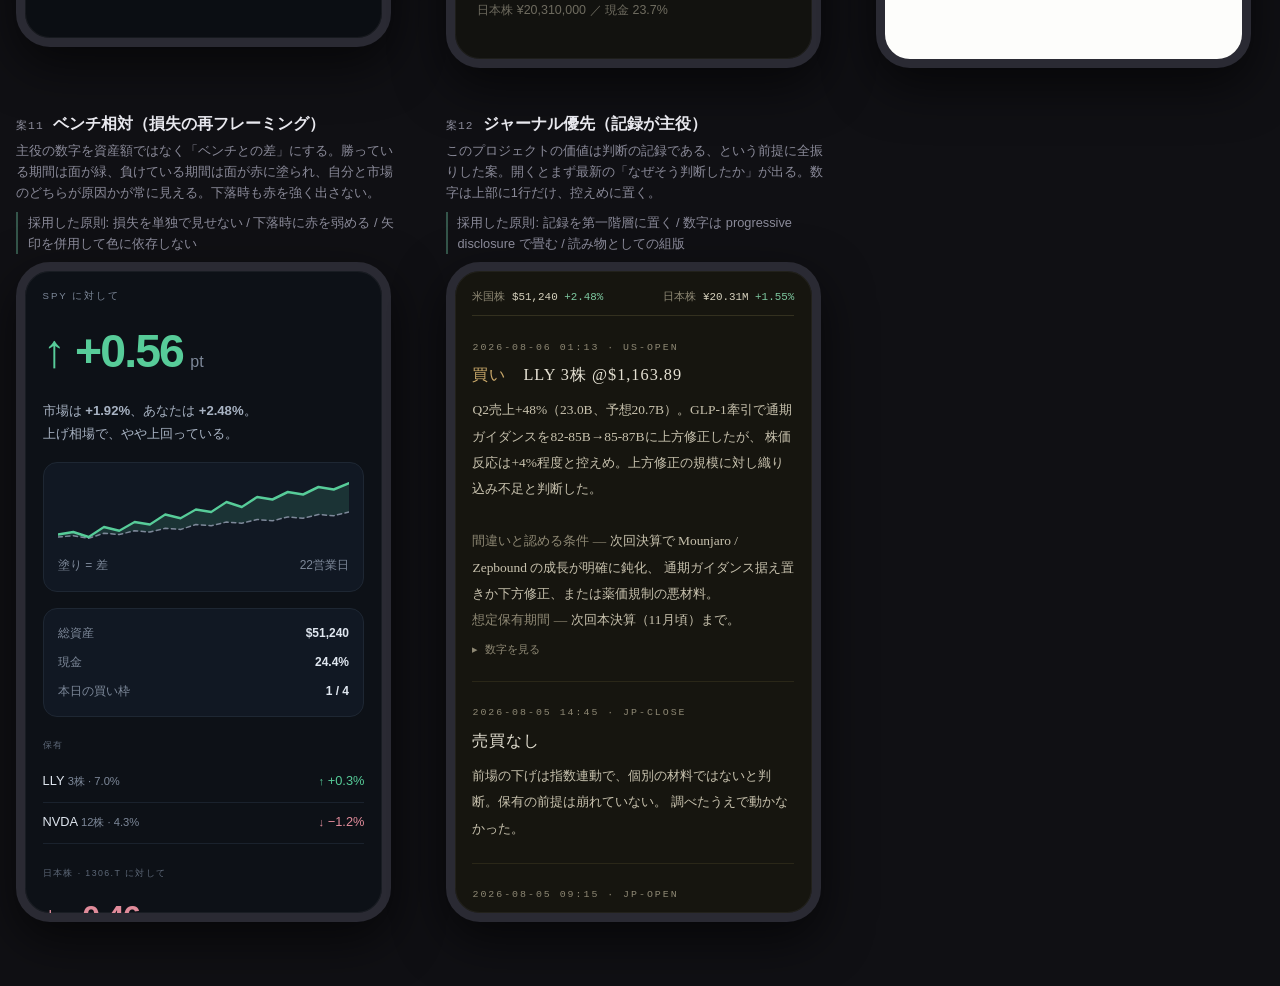
<file: docs/mockups2.html>
<!DOCTYPE html>
<html lang="ja">
<head>
<meta charset="utf-8">
<meta name="viewport" content="width=device-width, initial-scale=1, viewport-fit=cover">
<title>デザイン案 8〜12（設計原則ベース）— 仮想運用記録</title>
<meta name="color-scheme" content="dark">
<meta name="theme-color" content="#101014">
<style>
:root{
  --g-bg:#101014;--g-card:#17171d;--g-line:#26262f;--g-tx:#e8e8ee;--g-dim:#8a8a99;--g-ac:#7ee0b8;
  --g-sans:-apple-system,BlinkMacSystemFont,"Segoe UI","Hiragino Sans","Yu Gothic UI","Noto Sans JP",sans-serif;
  --g-mono:ui-monospace,SFMono-Regular,"SF Mono","Cascadia Mono",Consolas,monospace;
}
*{box-sizing:border-box}
body{margin:0;padding:0 1rem 4rem;background:var(--g-bg);color:var(--g-tx);font-family:var(--g-sans);line-height:1.75}
.wrap{max-width:78rem;margin-inline:auto}
.intro{padding:2.5rem 0 1rem;max-width:44rem}
.intro h1{margin:0 0 .6rem;font-size:1.55rem;letter-spacing:.02em}
.intro p{margin:.6rem 0;color:var(--g-dim);font-size:.9rem}
.intro a{color:var(--g-ac)}

.find{background:var(--g-card);border:1px solid var(--g-line);border-radius:14px;padding:1.2rem 1.3rem;margin:1.5rem 0 2.5rem;max-width:44rem}
.find h2{margin:0 0 .7rem;font-size:.95rem;letter-spacing:.04em}
.find ol{margin:0;padding-left:1.2rem}
.find li{margin:.5rem 0;font-size:.85rem;color:#c6c6d4}
.find b{color:var(--g-tx)}
.find .src{margin:.9rem 0 0;font-size:.72rem;color:var(--g-dim);line-height:1.8}
.find .src a{color:var(--g-dim)}

.gal{display:grid;gap:2.6rem;grid-template-columns:repeat(auto-fill,minmax(340px,1fr));align-items:start}
.demo{min-width:0}
.demo-h{display:flex;align-items:baseline;gap:.6rem;margin-bottom:.15rem}
.demo-n{font-family:var(--g-mono);font-size:.7rem;color:var(--g-dim);letter-spacing:.1em}
.demo-h h2{margin:0;font-size:1.02rem}
.demo>p{margin:.1rem 0 .5rem;font-size:.8rem;color:var(--g-dim);line-height:1.65}
.why{margin:0 0 .9rem;font-size:.74rem;color:var(--g-ac);border-left:2px solid #7ee0b855;padding-left:.6rem;line-height:1.6}

.frame{width:100%;max-width:375px;height:660px;overflow:hidden;border:9px solid #2a2a33;border-radius:34px;
  box-shadow:0 18px 50px #0009,inset 0 0 0 1px #ffffff0d}
.frame>.app{width:100%;height:100%;overflow-y:auto;scrollbar-width:none}
.frame>.app::-webkit-scrollbar{display:none}
.app{padding:1.1rem}
svg{display:block;max-width:100%}
path{fill:none;stroke-linejoin:round;stroke-linecap:round}

/* ========== 案8 ベントーグリッド ========== */
.m8{background:#0b0e13;color:#e6ebf2;font-family:-apple-system,"Hiragino Sans","Noto Sans JP",sans-serif}
.m8 .bt{display:grid;grid-template-columns:1fr 1fr;gap:.5rem}
.m8 .b{background:#141922;border:1px solid #212936;border-radius:16px;padding:.85rem}
.m8 .b.wide{grid-column:1/-1}
.m8 .b.lift{background:#1a212c;border-color:#2b3546}
.m8 .k{font-size:.55rem;letter-spacing:.14em;color:#77839a;text-transform:uppercase}
.m8 .v{font-size:1.05rem;font-weight:700;font-variant-numeric:tabular-nums;margin-top:.15rem}
.m8 .big{font-size:2.1rem;font-weight:750;letter-spacing:-.035em;margin:.2rem 0 0;font-variant-numeric:tabular-nums}
.m8 .up{color:#4ade9b}.m8 .dn{color:#f6788c}
.m8 .hd{display:flex;justify-content:space-between;align-items:center;margin-bottom:.7rem;font-size:.72rem;color:#77839a}
.m8 .tk{font-weight:700;font-size:.82rem}
.m8 .qt{font-size:.62rem;color:#77839a}
.m8 svg path.a{stroke:#4ade9b;stroke-width:2}
.m8 svg path.b{stroke:#4a5568;stroke-width:1.2;stroke-dasharray:3 3}

/* ========== 案9 カーム（周辺視野） ========== */
.m9{background:#12120f;color:#d8d6cc;font-family:-apple-system,"Hiragino Sans","Noto Sans JP",sans-serif}
.m9 .app{padding:2rem 1.4rem;display:flex;flex-direction:column;gap:2.4rem}
.m9 .lead{font-size:.62rem;letter-spacing:.24em;color:#6f6c60;text-transform:uppercase}
.m9 .gap{font-size:3.3rem;font-weight:300;letter-spacing:-.04em;line-height:1;margin:.5rem 0 .3rem;
  font-variant-numeric:tabular-nums;color:#e8e5d8}
.m9 .note{font-size:.8rem;color:#8f8b7d;line-height:1.8}
.m9 .quiet{font-size:.78rem;color:#6f6c60;font-variant-numeric:tabular-nums}
.m9 .rule{height:1px;background:#2a2820}
.m9 .none{font-size:1.15rem;color:#c8c4b4;font-weight:400}
.m9 .next{font-size:.72rem;color:#6f6c60;letter-spacing:.1em}
.m9 svg path.a{stroke:#8f8b7d;stroke-width:1.3}
.m9 svg path.b{stroke:#3a3830;stroke-width:1.1;stroke-dasharray:3 3}

/* ========== 案10 Tufte / データインク ========== */
.m10{background:#fdfdfb;color:#1a1a1a;font-family:ui-monospace,"SF Mono",Consolas,monospace}
.m10 .app{padding:1rem .9rem}
.m10 h3{margin:0 0 .1rem;font-size:.74rem;font-weight:700;letter-spacing:.02em}
.m10 .sub{font-size:.6rem;color:#8a8a85;margin-bottom:.8rem}
.m10 table{width:100%;border-collapse:collapse;font-size:.66rem;font-variant-numeric:tabular-nums}
.m10 th{text-align:right;font-weight:400;color:#8a8a85;padding:.25rem .2rem;border-bottom:1px solid #1a1a1a}
.m10 th:first-child,.m10 td:first-child{text-align:left}
.m10 td{padding:.42rem .2rem;text-align:right;vertical-align:middle}
.m10 tr+tr td{border-top:1px solid #ececE6}
.m10 .dw{display:inline-block;vertical-align:-2px;margin-right:.3rem}
.m10 .up{color:#0a6b3d}.m10 .dn{color:#9b1c2e}
.m10 svg path.a{stroke:#1a1a1a;stroke-width:1}
.m10 svg path.b{stroke:#b9b9b2;stroke-width:.9}
.m10 .band{fill:#0000000d;stroke:none}
.m10 .cap{font-size:.58rem;color:#8a8a85;margin:.35rem 0 1.1rem;line-height:1.6}

/* ========== 案11 ベンチ相対（損失の再フレーミング） ========== */
.m11{background:#0d1117;color:#dfe6ef;font-family:-apple-system,"Hiragino Sans","Noto Sans JP",sans-serif}
.m11 .lead{font-size:.6rem;letter-spacing:.2em;color:#7d8899;text-transform:uppercase}
.m11 .rel{display:flex;align-items:baseline;gap:.45rem;margin:.35rem 0 .2rem}
.m11 .rel .n{font-size:2.9rem;font-weight:700;letter-spacing:-.04em;font-variant-numeric:tabular-nums}
.m11 .rel .u{font-size:1rem;color:#7d8899}
.m11 .win{color:#57cc99}.m11 .lose{color:#e08b9a}
.m11 .frame-txt{font-size:.82rem;color:#a9b4c4;line-height:1.75;margin:.5rem 0 0}
.m11 .card{border:1px solid #1e2733;border-radius:14px;padding:.9rem;margin-top:1rem;background:#111823}
.m11 .two{display:flex;justify-content:space-between;font-size:.75rem;color:#7d8899;margin-top:.5rem}
.m11 .two b{color:#dfe6ef;font-weight:650;font-variant-numeric:tabular-nums}
.m11 svg path.a{stroke:#57cc99;stroke-width:2}
.m11 svg path.b{stroke:#7d8899;stroke-width:1.2;stroke-dasharray:4 3}
.m11 .fillwin{fill:#57cc9926;stroke:none}
.m11 .sec{font-size:.55rem;letter-spacing:.16em;color:#5d6878;text-transform:uppercase;margin:1.3rem 0 .5rem}
.m11 .pos{display:flex;justify-content:space-between;align-items:baseline;padding:.55rem 0;border-bottom:1px solid #1a222d;font-size:.8rem}
.m11 .pos .m{font-variant-numeric:tabular-nums}
.m11 .arw{font-size:.7rem}

/* ========== 案12 ジャーナル優先 ========== */
.m12{background:#16150f;color:#e6e2d4;font-family:"Hiragino Mincho ProN","Yu Mincho","Noto Serif JP",serif}
.m12 .bar{display:flex;justify-content:space-between;font-size:.68rem;color:#8e8874;
  font-family:ui-monospace,Consolas,monospace;font-variant-numeric:tabular-nums;
  border-bottom:1px solid #33301f;padding-bottom:.5rem}
.m12 .bar b{color:#d6d1bd;font-weight:400}
.m12 .date{font-size:.62rem;letter-spacing:.2em;color:#8e8874;margin:1.4rem 0 .3rem;
  font-family:ui-monospace,Consolas,monospace}
.m12 .act{font-size:1.02rem;letter-spacing:.06em;margin:0 0 .5rem}
.m12 .act .b{color:#c9a86a}
.m12 .why{font-size:.84rem;line-height:1.95;color:#c8c2ae;margin:0;border:0;padding:0}
.m12 .more{font-size:.68rem;color:#8e8874;margin-top:.5rem;font-family:ui-monospace,Consolas,monospace}
.m12 hr{border:0;border-top:1px solid #2a2718;margin:1.3rem 0}
.m12 .nums{display:flex;gap:1.2rem;font-family:ui-monospace,Consolas,monospace;font-size:.7rem;color:#8e8874;
  font-variant-numeric:tabular-nums}
.m12 .nums b{display:block;color:#e6e2d4;font-size:.95rem;font-weight:400;margin-top:.1rem}

@media(max-width:700px){.gal{grid-template-columns:1fr}.frame{height:620px;margin-inline:auto}}
</style>
</head>
<body>
<div class="wrap">

<div class="intro">
  <h1>デザイン案 8〜12</h1>
  <p>今回は見た目の系統ではなく、<b>設計原則ごと</b>に5案。先に調べた知見を反映しています。</p>
  <p><a href="mockups.html">← 案1〜7（見た目の系統ベース）はこちら</a></p>
</div>

<div class="find">
  <h2>調べて分かったこと</h2>
  <ol>
    <li><b>損失を単独で見せない。</b>必ずベンチマークと並べる。ポートフォリオが8%下げても指数が12%下げていればそれは勝ちで、UIはそれを即座に伝えるべき。赤い数字だけを強調すると、下落時に衝動的な判断を誘発する</li>
    <li><b>下落時は赤の視覚的な強さを落とす。</b>日々の損益を強調するダッシュボードは不安を増幅し、損失局面での投げ売りを促す</li>
    <li><b>赤緑だけに頼らない。</b>矢印や記号を併用する。色覚特性のある人には赤緑の差が伝わらない</li>
    <li><b>総資産はスクロールせずに見える位置に固定。</b>詳細は畳んでおき、必要なときだけ開く（progressive disclosure）</li>
    <li><b>Tufte:</b> データを表さないインクを消す。装飾・影・重い罫線は「チャートジャンク」。sparkline は文中に埋め込めるほど小さくてよい。同じ形の小さな図を並べる（small multiples）と比較が一気に楽になる</li>
    <li><b>カームテクノロジー:</b> 技術は最小限の注意で済むべきで、情報は視界の中心ではなく周辺で伝える</li>
    <li><b>2026年の潮流:</b> ベントーグリッド（非対称のモジュール配置）、色を足さず「面の高さ」で階層を作るダークモード、控えめなガラス表現</li>
  </ol>
  <p class="src">出典:
    <a href="https://lollypop.design/blog/2026/may/investment-dashboard-ux-design-guide/">Investment Dashboard UX Design (Lollypop)</a> ·
    <a href="https://openwebsolutions.in/blog/behavioral-design-trading-apps-ux-patterns/">Behavioral Design in Trading Apps</a> ·
    <a href="https://jtr13.github.io/cc19/tuftes-principles-of-data-ink.html">Tufte's Principles of Data-Ink</a> ·
    <a href="https://www.caseorganic.com/post/principles-of-calm-technology">Principles of Calm Technology</a> ·
    <a href="https://mediaplus.com.sg/ui-trends/">UI Trends 2026</a>
  </p>
  <p class="src"><b>この実験に固有の事情:</b> CLAUDE.md は「数日の値動きで一喜一憂しないこと」と明記し、
    README は「価値があるのは成績表ではなく判断の記録」と書いています。普通の投資アプリは
    <i>頻繁に開かせる</i>ことを目的に設計されますが、このプロジェクトの狙いはその逆です。
    案9・案12 はそこに全振りした案です。</p>
</div>

<div class="gal" id="gal"></div>

</div>

<script>
const MINE  = [46,44,48,40,43,36,38,30,33,26,28,20,24,16,18,12,14,8,10,5];
const BENCH = [48,47,49,45,46,43,44,41,42,38,39,36,37,34,35,32,33,30,31,28];
const X = i => i * 14;
const P = a => a.map((y,i) => (i?"L":"M") + X(i) + " " + y).join(" ");
const BAND = P(MINE) + " L" + X(19) + " " + BENCH[19] + " " +
  BENCH.slice().reverse().map((y,i) => "L" + X(19-i) + " " + y).join(" ") + " Z";

// small multiples 用に形を少し変えた系列を作る
const jig = (seed) => MINE.map((y,i) => y + Math.sin((i+seed)*1.7)*4 + seed*1.5);

const SPARK = (cls="") => `<svg viewBox="0 0 266 56" preserveAspectRatio="none" style="width:100%;height:52px" aria-hidden="true">
  <path class="b" d="${P(BENCH)}"/><path class="a" d="${P(MINE)}"/></svg>`;
const MICRO = (a) => `<svg class="dw" viewBox="0 0 266 56" preserveAspectRatio="none" width="52" height="14" aria-hidden="true">
  <path class="a" d="${P(a)}"/></svg>`;

const DESIGNS = [
["ベントーグリッド",
 "2026年の主流レイアウト。非対称のモジュールを敷き詰め、色を足さずに「面の高さ」だけで階層を作る。総資産・ベンチ差・現金・保有がスクロールせずに一望できる。",
 "採用した原則: 総資産を最上部に固定 / ダークモードの surface elevation / 情報密度を上げつつ圧迫感を出さない",
`<div class="hd"><span>仮想運用記録</span><span>08-06 09:15</span></div>
 <div class="bt">
   <div class="b wide lift"><div class="k">米国株ブック · 総資産</div>
     <div class="big">$51,240</div>
     <div class="v up" style="font-size:.85rem">↑ +2.48%　<span style="color:#77839a;font-weight:400">SPY +1.92%</span></div></div>
   <div class="b"><div class="k">ベンチ差</div><div class="v up">↑ +0.56pt</div></div>
   <div class="b"><div class="k">現金</div><div class="v">24.4%</div></div>
   <div class="b wide">${SPARK()}</div>
   <div class="b"><div class="tk">LLY</div><div class="qt">3株 · 7.0%</div><div class="v up" style="font-size:.8rem">↑ +0.3%</div></div>
   <div class="b"><div class="tk">NVDA</div><div class="qt">12株 · 4.3%</div><div class="v dn" style="font-size:.8rem">↓ −1.2%</div></div>
   <div class="b wide lift"><div class="k">日本株ブック</div>
     <div class="big" style="font-size:1.6rem">¥20,310,000</div>
     <div class="v up" style="font-size:.8rem">↑ +1.55%　<span style="color:#77839a;font-weight:400">1306.T +2.01% / <span class="dn">↓ −0.46pt</span></span></div></div>
 </div>`],

["カーム（周辺視野）",
 "日々の損益をあえて小さくし、大きく出すのは「ベンチとの差」と「今日は何もしなかった」という事実だけ。開いても情報が押し寄せてこない。CLAUDE.md の「一喜一憂するな」を画面側で強制する案。",
 "採用した原則: 最小限の注意で済ませる / 損失を単独で見せない / 何もしないことを肯定的に扱う",
`<div>
   <div class="lead">SPY との差</div>
   <div class="gap">+0.56<span style="font-size:1.2rem;color:#6f6c60">pt</span></div>
   <div class="note">市場は +1.92%。あなたは +2.48%。<br>差はまだ誤差の範囲。</div>
 </div>
 <div class="rule"></div>
 <div>
   <div class="lead">本日の売買</div>
   <div class="none" style="margin-top:.4rem">なし</div>
   <div class="note" style="margin-top:.3rem">前提は崩れていないと判断。<br>調べたうえで動かなかった。</div>
 </div>
 <div>${SPARK()}<div class="quiet" style="margin-top:.3rem">22営業日</div></div>
 <div class="rule"></div>
 <div>
   <div class="lead">残高</div>
   <div class="quiet" style="margin-top:.35rem">米国株 $51,240 ／ 現金 24.4%<br>日本株 ¥20,310,000 ／ 現金 23.7%</div>
 </div>
 <div class="next">次のセッション 14:45 · jp-close</div>`],

["Tufte / データインク最大化",
 "装飾・影・グラデーションを全廃し、インクのほぼ全部をデータに使う。保有銘柄は同一スケールの極小チャート（small multiples）で並べ、比較を一目で成立させる。文中に埋め込む sparkline も使う。",
 "採用した原則: データを表さないインクを消す / small multiples で比較させる / チャートジャンクを作らない",
`<h3>米国株ブック</h3>
 <div class="sub">$51,240 · +2.48% · SPY +1.92% · 差 +0.56pt</div>
 <svg viewBox="0 0 266 56" preserveAspectRatio="none" style="width:100%;height:58px">
   <path class="band" d="${BAND}"/><path class="b" d="${P(BENCH)}"/><path class="a" d="${P(MINE)}"/></svg>
 <div class="cap">細線=SPY、太線=自分。塗りは差。22営業日。</div>
 <table>
   <tr><th>銘柄</th><th>推移</th><th>評価額</th><th>損益</th><th>比率</th></tr>
   <tr><td>LLY</td><td>${MICRO(jig(0))}</td><td>3,494</td><td class="up">+0.3</td><td>7.0</td></tr>
   <tr><td>NVDA</td><td>${MICRO(jig(2))}</td><td>2,180</td><td class="dn">−1.2</td><td>4.3</td></tr>
   <tr><td>現金</td><td></td><td>12,480</td><td></td><td>24.4</td></tr>
 </table>
 <h3 style="margin-top:1.3rem">日本株ブック</h3>
 <div class="sub">¥20,310,000 · +1.55% · 1306.T +2.01% · 差 −0.46pt</div>
 <svg viewBox="0 0 266 56" preserveAspectRatio="none" style="width:100%;height:58px">
   <path class="b" d="${P(BENCH)}"/><path class="a" d="${P(jig(1))}"/></svg>
 <div class="cap">22営業日。</div>
 <table>
   <tr><th>銘柄</th><th>推移</th><th>評価額</th><th>損益</th><th>比率</th></tr>
   <tr><td>7203.T</td><td>${MICRO(jig(3))}</td><td>875,550</td><td class="up">+2.1</td><td>4.3</td></tr>
   <tr><td>4568.T</td><td>${MICRO(jig(4))}</td><td>500,000</td><td class="dn">−0.8</td><td>2.5</td></tr>
 </table>`],

["ベンチ相対（損失の再フレーミング）",
 "主役の数字を資産額ではなく「ベンチとの差」にする。勝っている期間は面が緑、負けている期間は面が赤に塗られ、自分と市場のどちらが原因かが常に見える。下落時も赤を強く出さない。",
 "採用した原則: 損失を単独で見せない / 下落時に赤を弱める / 矢印を併用して色に依存しない",
`<div class="lead">SPY に対して</div>
 <div class="rel"><span class="n win">↑ +0.56</span><span class="u">pt</span></div>
 <p class="frame-txt">市場は <b>+1.92%</b>、あなたは <b>+2.48%</b>。<br>
   上げ相場で、やや上回っている。</p>
 <div class="card">
   <svg viewBox="0 0 266 56" preserveAspectRatio="none" style="width:100%;height:70px">
     <path class="fillwin" d="${BAND}"/><path class="b" d="${P(BENCH)}"/><path class="a" d="${P(MINE)}"/></svg>
   <div class="two"><span>塗り = 差</span><span>22営業日</span></div>
 </div>
 <div class="card">
   <div class="two" style="margin:0"><span>総資産</span><b>$51,240</b></div>
   <div class="two"><span>現金</span><b>24.4%</b></div>
   <div class="two"><span>本日の買い枠</span><b>1 / 4</b></div>
 </div>
 <div class="sec">保有</div>
 <div class="pos"><span>LLY <span style="color:#7d8899;font-size:.7rem">3株 · 7.0%</span></span>
   <span class="m"><span class="arw win">↑</span> <span class="win">+0.3%</span></span></div>
 <div class="pos"><span>NVDA <span style="color:#7d8899;font-size:.7rem">12株 · 4.3%</span></span>
   <span class="m"><span class="arw lose">↓</span> <span class="lose">−1.2%</span></span></div>
 <div class="sec" style="margin-top:1.4rem">日本株 · 1306.T に対して</div>
 <div class="rel" style="margin-top:0"><span class="n lose" style="font-size:2rem">↓ −0.46</span><span class="u">pt</span></div>
 <p class="frame-txt">市場は +2.01%、あなたは +1.55%。<br>上げ相場だが、やや置いていかれている。</p>`],

["ジャーナル優先（記録が主役）",
 "このプロジェクトの価値は判断の記録である、という前提に全振りした案。開くとまず最新の「なぜそう判断したか」が出る。数字は上部に1行だけ、控えめに置く。",
 "採用した原則: 記録を第一階層に置く / 数字は progressive disclosure で畳む / 読み物としての組版",
`<div class="bar"><span>米国株 <b>$51,240</b> <span style="color:#7ec9a0">+2.48%</span></span>
   <span>日本株 <b>¥20.31M</b> <span style="color:#7ec9a0">+1.55%</span></span></div>
 <div class="date">2026-08-06 01:13 · US-OPEN</div>
 <p class="act"><span class="b">買い</span>　LLY 3株 @$1,163.89</p>
 <p class="why">Q2売上+48%（23.0B、予想20.7B）。GLP-1牽引で通期ガイダンスを82-85B→85-87Bに上方修正したが、
   株価反応は+4%程度と控えめ。上方修正の規模に対し織り込み不足と判断した。<br><br>
   <span style="color:#8e8874">間違いと認める条件 —</span> 次回決算で Mounjaro / Zepbound の成長が明確に鈍化、
   通期ガイダンス据え置きか下方修正、または薬価規制の悪材料。<br>
   <span style="color:#8e8874">想定保有期間 —</span> 次回本決算（11月頃）まで。</p>
 <div class="more">▸ 数字を見る</div>
 <hr>
 <div class="date">2026-08-05 14:45 · JP-CLOSE</div>
 <p class="act">売買なし</p>
 <p class="why">前場の下げは指数連動で、個別の材料ではないと判断。保有の前提は崩れていない。
   調べたうえで動かなかった。</p>
 <hr>
 <div class="date">2026-08-05 09:15 · JP-OPEN</div>
 <p class="act"><span style="color:#a08a5a">却下</span>　6861.T 100株</p>
 <p class="why">1銘柄上限25%を超えるため約定せず。単元100株で1株8万円台のため、
   この元本では構造的に買えない。</p>
 <hr>
 <div class="nums">
   <span>買い枠<b>1 / 4</b></span><span>現金<b>24.4%</b></span><span>ベンチ差<b>+0.56pt</b></span>
 </div>`],
];

document.getElementById("gal").innerHTML = DESIGNS.map((d,i) => `
  <section class="demo">
    <div class="demo-h"><span class="demo-n">案${i+8}</span><h2>${d[0]}</h2></div>
    <p>${d[1]}</p>
    <p class="why">${d[2]}</p>
    <div class="frame m${i+8}"><div class="app">${d[3]}</div></div>
  </section>`).join("");
</script>
</body>
</html>
</file>
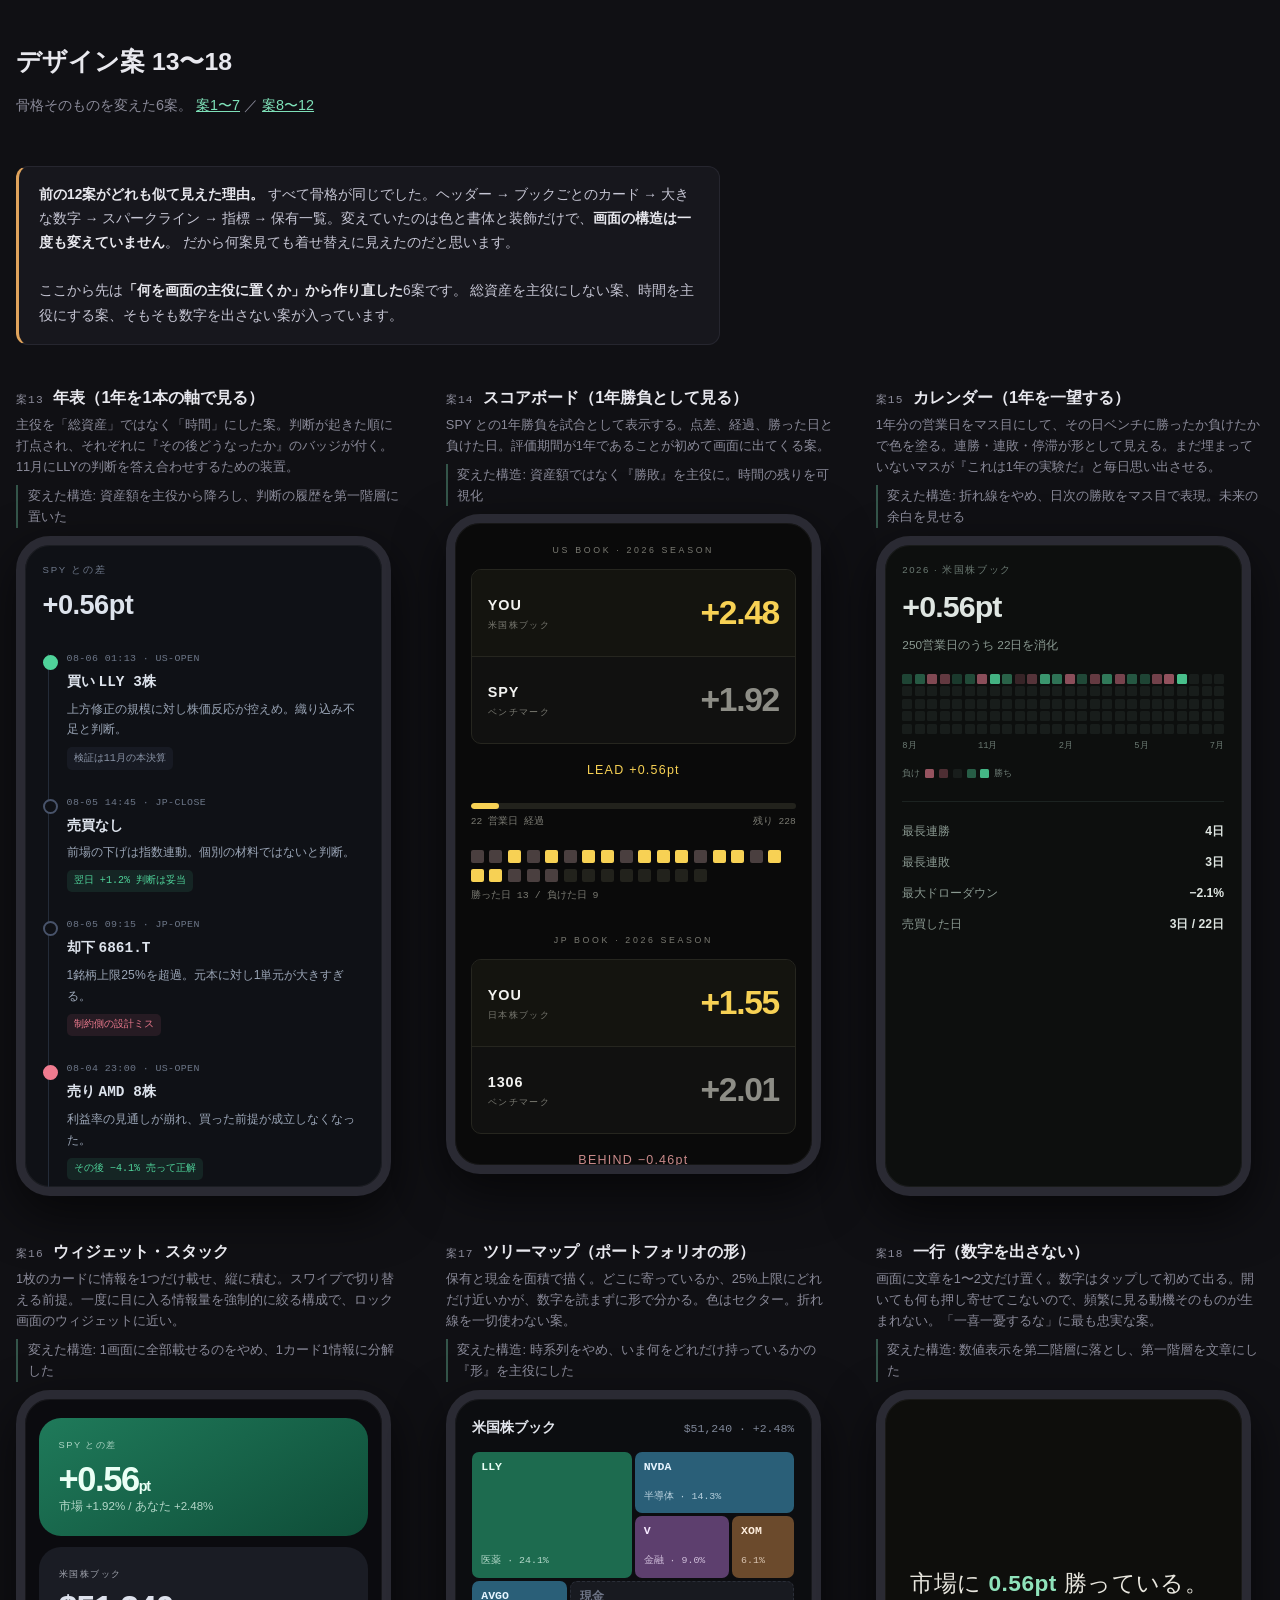
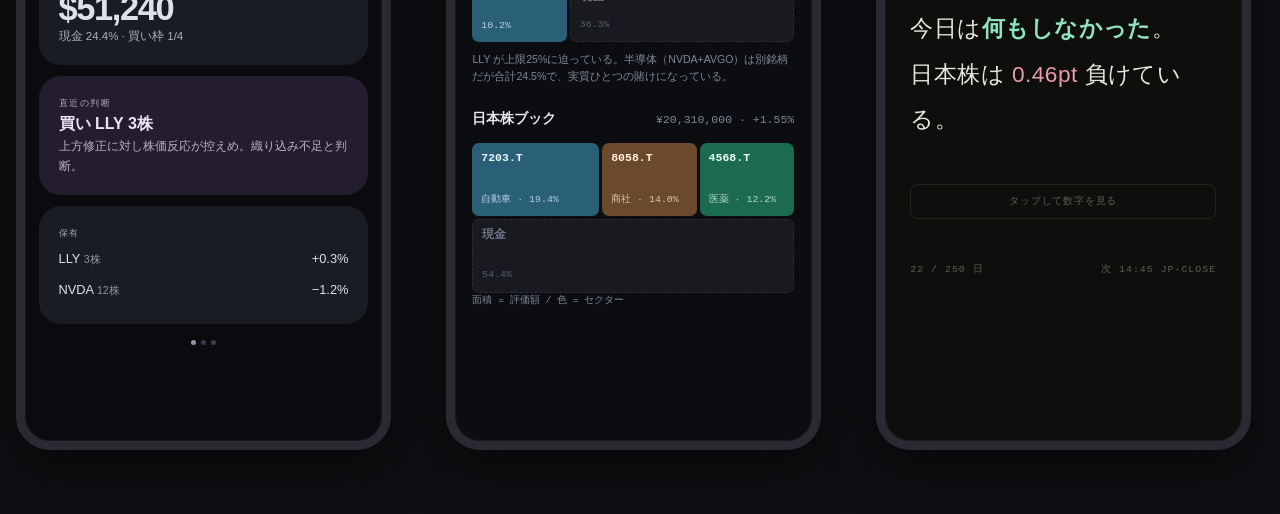
<file: docs/mockups3.html>
<!DOCTYPE html>
<html lang="ja">
<head>
<meta charset="utf-8">
<meta name="viewport" content="width=device-width, initial-scale=1, viewport-fit=cover">
<title>デザイン案 13〜18（構造から変えた案）— 仮想運用記録</title>
<meta name="color-scheme" content="dark">
<meta name="theme-color" content="#101014">
<style>
:root{
  --g-bg:#101014;--g-card:#17171d;--g-line:#26262f;--g-tx:#e8e8ee;--g-dim:#8a8a99;--g-ac:#7ee0b8;
  --g-sans:-apple-system,BlinkMacSystemFont,"Segoe UI","Hiragino Sans","Yu Gothic UI","Noto Sans JP",sans-serif;
  --g-mono:ui-monospace,SFMono-Regular,"SF Mono","Cascadia Mono",Consolas,monospace;
}
*{box-sizing:border-box}
body{margin:0;padding:0 1rem 4rem;background:var(--g-bg);color:var(--g-tx);font-family:var(--g-sans);line-height:1.75}
.wrap{max-width:78rem;margin-inline:auto}
.intro{padding:2.5rem 0 1rem;max-width:44rem}
.intro h1{margin:0 0 .6rem;font-size:1.55rem}
.intro p{margin:.6rem 0;color:var(--g-dim);font-size:.9rem}
.intro a{color:var(--g-ac)}
.diag{background:var(--g-card);border:1px solid var(--g-line);border-left:3px solid #e0a35c;
  border-radius:12px;padding:1rem 1.25rem;margin:1.4rem 0 2.4rem;max-width:44rem;font-size:.86rem;color:#c6c6d4}
.diag b{color:var(--g-tx)}

.gal{display:grid;gap:2.6rem;grid-template-columns:repeat(auto-fill,minmax(340px,1fr));align-items:start}
.demo{min-width:0}
.demo-h{display:flex;align-items:baseline;gap:.6rem;margin-bottom:.15rem}
.demo-n{font-family:var(--g-mono);font-size:.7rem;color:var(--g-dim);letter-spacing:.1em}
.demo-h h2{margin:0;font-size:1.02rem}
.demo>p{margin:.1rem 0 .5rem;font-size:.8rem;color:var(--g-dim);line-height:1.65}
.why{margin:0 0 .9rem;font-size:.74rem;color:var(--g-ac);border-left:2px solid #7ee0b855;padding-left:.6rem;line-height:1.6}

.frame{width:100%;max-width:375px;height:660px;overflow:hidden;border:9px solid #2a2a33;border-radius:34px;
  box-shadow:0 18px 50px #0009,inset 0 0 0 1px #ffffff0d}
.frame>.app{width:100%;height:100%;overflow-y:auto;scrollbar-width:none}
.frame>.app::-webkit-scrollbar{display:none}
.app{padding:1.1rem}
svg{display:block;max-width:100%}

/* ===== 案13 年表 ===== */
.m13{background:#0f1116;color:#dde3ec;font-family:-apple-system,"Hiragino Sans","Noto Sans JP",sans-serif}
.m13 .hd{font-size:.6rem;letter-spacing:.18em;color:#6d7789;text-transform:uppercase}
.m13 .lead{font-size:1.7rem;font-weight:700;letter-spacing:-.02em;margin:.15rem 0 1.3rem;font-variant-numeric:tabular-nums}
.m13 .tl{position:relative;padding-left:1.5rem}
.m13 .tl::before{content:"";position:absolute;left:5px;top:4px;bottom:0;width:1px;background:#242c39}
.m13 .ev{position:relative;padding-bottom:1.5rem}
.m13 .ev::before{content:"";position:absolute;left:-1.5rem;top:5px;width:11px;height:11px;border-radius:50%;
  background:#0f1116;border:2px solid #48536a}
.m13 .ev.buy::before{border-color:#4fd39a;background:#4fd39a}
.m13 .ev.sell::before{border-color:#ef7b8f;background:#ef7b8f}
.m13 .when{font-family:ui-monospace,Consolas,monospace;font-size:.62rem;color:#6d7789;letter-spacing:.04em}
.m13 .act{font-size:.9rem;font-weight:650;margin:.1rem 0 .25rem}
.m13 .act .t{font-family:ui-monospace,Consolas,monospace}
.m13 .txt{font-size:.76rem;line-height:1.7;color:#9aa5b6;margin:0}
.m13 .after{display:inline-block;margin-top:.45rem;font-family:ui-monospace,Consolas,monospace;font-size:.63rem;
  padding:.15rem .45rem;border-radius:5px;background:#4fd39a1a;color:#4fd39a}
.m13 .after.bad{background:#ef7b8f1a;color:#ef7b8f}
.m13 .after.pend{background:#48536a26;color:#8b95a8}

/* ===== 案14 スコアボード ===== */
.m14{background:#0a0a0a;color:#f2f2f0;font-family:-apple-system,"Hiragino Sans","Noto Sans JP",sans-serif}
.m14 .app{padding:1.2rem 1rem}
.m14 .lg{font-size:.55rem;letter-spacing:.3em;color:#7a7a72;text-transform:uppercase;text-align:center}
.m14 .board{border:1px solid #26261f;border-radius:10px;margin:.7rem 0 1rem;overflow:hidden;background:#111110}
.m14 .side{display:flex;align-items:center;justify-content:space-between;padding:.85rem 1rem}
.m14 .side+.side{border-top:1px solid #26261f}
.m14 .side.me{background:#14140f}
.m14 .nm{font-size:.9rem;font-weight:700;letter-spacing:.06em}
.m14 .nm small{display:block;font-size:.55rem;letter-spacing:.16em;color:#7a7a72;font-weight:400}
.m14 .sc{font-size:2.1rem;font-weight:800;letter-spacing:-.04em;font-variant-numeric:tabular-nums;color:#f7d154}
.m14 .side:not(.me) .sc{color:#8d8d86}
.m14 .lead{text-align:center;font-size:.78rem;color:#f7d154;letter-spacing:.1em;font-variant-numeric:tabular-nums}
.m14 .prog{margin:1.3rem 0 .4rem}
.m14 .pbar{height:6px;background:#22221c;border-radius:3px;overflow:hidden}
.m14 .pbar i{display:block;height:100%;background:#f7d154;border-radius:3px}
.m14 .pl{display:flex;justify-content:space-between;font-family:ui-monospace,Consolas,monospace;
  font-size:.6rem;color:#7a7a72;margin-top:.35rem;font-variant-numeric:tabular-nums}
.m14 .rec{display:flex;gap:.35rem;margin:1.2rem 0 .3rem;flex-wrap:wrap}
.m14 .rec i{width:13px;height:13px;border-radius:2px;background:#22221c}
.m14 .rec i.w{background:#f7d154}
.m14 .rec i.l{background:#4a3f3f}
.m14 .cap{font-size:.62rem;color:#7a7a72;font-family:ui-monospace,Consolas,monospace}

/* ===== 案15 カレンダー・ヒートマップ ===== */
.m15{background:#0d0f0e;color:#dfe6e2;font-family:-apple-system,"Hiragino Sans","Noto Sans JP",sans-serif}
.m15 .hd{font-size:.6rem;letter-spacing:.16em;color:#6b7a73;text-transform:uppercase}
.m15 .big{font-size:1.9rem;font-weight:700;letter-spacing:-.03em;margin:.1rem 0 .1rem;font-variant-numeric:tabular-nums}
.m15 .sub{font-size:.74rem;color:#8b9a92;margin-bottom:1.1rem}
.m15 .grid{display:grid;grid-template-columns:repeat(26,1fr);gap:2.5px}
.m15 .grid i{aspect-ratio:1;border-radius:1.5px;background:#181d1b}
.m15 .lgd{display:flex;align-items:center;gap:.3rem;margin-top:.7rem;font-size:.58rem;color:#6b7a73;
  font-family:ui-monospace,Consolas,monospace}
.m15 .lgd i{width:9px;height:9px;border-radius:1.5px;display:inline-block}
.m15 .mo{display:flex;justify-content:space-between;font-family:ui-monospace,Consolas,monospace;
  font-size:.55rem;color:#6b7a73;margin-top:.35rem}
.m15 .box{border-top:1px solid #1c2321;margin-top:1.2rem;padding-top:.9rem}
.m15 .kv{display:flex;justify-content:space-between;font-size:.76rem;color:#8b9a92;padding:.3rem 0;
  font-variant-numeric:tabular-nums}
.m15 .kv b{color:#dfe6e2;font-weight:650}

/* ===== 案16 ウィジェット・スタック ===== */
.m16{background:#0b0b0f;color:#eceef5;font-family:-apple-system,"Hiragino Sans","Noto Sans JP",sans-serif}
.m16 .app{padding:1.2rem .9rem;display:flex;flex-direction:column;gap:.7rem}
.m16 .w{border-radius:22px;padding:1.2rem;min-height:118px;display:flex;flex-direction:column;justify-content:space-between}
.m16 .w .k{font-size:.58rem;letter-spacing:.16em;text-transform:uppercase;opacity:.7}
.m16 .w .n{font-size:2.15rem;font-weight:750;letter-spacing:-.04em;font-variant-numeric:tabular-nums;line-height:1}
.m16 .w .s{font-size:.72rem;opacity:.75}
.m16 .w1{background:linear-gradient(150deg,#1f7a5a,#0f4d38);color:#eafff5}
.m16 .w2{background:#1a1c24;color:#dde1ec}
.m16 .w3{background:#241d2e;color:#ece2f7}
.m16 .w4{background:#1a1c24;color:#dde1ec}
.m16 .row{display:flex;justify-content:space-between;align-items:baseline;font-size:.8rem;padding:.25rem 0;
  font-variant-numeric:tabular-nums}
.m16 .row small{opacity:.6;font-size:.66rem}
.m16 .dots{display:flex;gap:5px;justify-content:center;padding:.3rem 0 0}
.m16 .dots i{width:5px;height:5px;border-radius:50%;background:#3a3d4a}
.m16 .dots i.on{background:#8f95a8}

/* ===== 案17 ツリーマップ ===== */
.m17{background:#0c0d10;color:#e4e7ee;font-family:-apple-system,"Hiragino Sans","Noto Sans JP",sans-serif}
.m17 .hd{display:flex;justify-content:space-between;align-items:baseline;margin-bottom:.75rem}
.m17 .hd .t{font-size:.85rem;font-weight:650}
.m17 .hd .v{font-family:ui-monospace,Consolas,monospace;font-size:.72rem;color:#7f8798;font-variant-numeric:tabular-nums}
.m17 .tm{display:grid;gap:3px;height:190px;grid-template-columns:repeat(10,1fr);grid-template-rows:repeat(6,1fr)}
.m17 .tm div{border-radius:7px;padding:.5rem .55rem;display:flex;flex-direction:column;justify-content:space-between;overflow:hidden}
.m17 .tm .tk{font-family:ui-monospace,Consolas,monospace;font-size:.72rem;font-weight:650;line-height:1.2}
.m17 .tm .pc{font-family:ui-monospace,Consolas,monospace;font-size:.62rem;opacity:.75}
.m17 .g1{background:#1d6b4f;color:#e8fff5}
.m17 .g2{background:#2a5f78;color:#e6f5ff}
.m17 .g3{background:#5d3f6e;color:#f6e9ff}
.m17 .g4{background:#6b4a2c;color:#ffefdf}
.m17 .cash{background:#181a20;color:#6f7688;border:1px dashed #2a2e38}
.m17 .note{font-size:.66rem;color:#7f8798;margin:.55rem 0 1.4rem;line-height:1.6}
.m17 .cap{font-family:ui-monospace,Consolas,monospace;font-size:.6rem;color:#7f8798}

/* ===== 案18 一行（ゼロUI） ===== */
.m18{background:#0e0e0c;color:#e8e6de;font-family:-apple-system,"Hiragino Sans","Noto Sans JP",sans-serif}
.m18 .app{padding:2.6rem 1.6rem;height:100%;display:flex;flex-direction:column;justify-content:center;gap:2.6rem}
.m18 .line{font-size:1.42rem;line-height:2;font-weight:400;letter-spacing:.02em}
.m18 .line b{font-weight:650;color:#8fe3bb}
.m18 .line .r{color:#e79aa8}
.m18 .foot{font-family:ui-monospace,Consolas,monospace;font-size:.62rem;color:#5f5d55;letter-spacing:.1em;
  display:flex;justify-content:space-between}
.m18 .tap{font-family:ui-monospace,Consolas,monospace;font-size:.62rem;color:#5f5d55;letter-spacing:.08em;
  border:1px solid #26241e;border-radius:8px;padding:.5rem .75rem;text-align:center}

@media(max-width:700px){.gal{grid-template-columns:1fr}.frame{height:620px;margin-inline:auto}}
</style>
</head>
<body>
<div class="wrap">

<div class="intro">
  <h1>デザイン案 13〜18</h1>
  <p>骨格そのものを変えた6案。
     <a href="mockups.html">案1〜7</a> ／ <a href="mockups2.html">案8〜12</a></p>
</div>

<div class="diag">
  <b>前の12案がどれも似て見えた理由。</b>
  すべて骨格が同じでした。ヘッダー → ブックごとのカード → 大きな数字 → スパークライン →
  指標 → 保有一覧。変えていたのは色と書体と装飾だけで、<b>画面の構造は一度も変えていません</b>。
  だから何案見ても着せ替えに見えたのだと思います。
  <br><br>
  ここから先は<b>「何を画面の主役に置くか」から作り直した</b>6案です。
  総資産を主役にしない案、時間を主役にする案、そもそも数字を出さない案が入っています。
</div>

<div class="gal" id="gal"></div>

</div>

<script>
/* ---------- 案15 ヒートマップのマス目 ---------- */
function heat() {
  let out = "", seed = 7;
  const rnd = () => (seed = (seed * 9301 + 49297) % 233280) / 233280;
  for (let i = 0; i < 130; i++) {
    if (i > 22) { out += `<i></i>`; continue; }          // 未来は空
    const v = rnd() * 2 - 0.85;
    const c = v > 0
      ? `rgba(79,211,154,${(0.18 + Math.min(v, 1) * 0.72).toFixed(2)})`
      : `rgba(224,120,140,${(0.18 + Math.min(-v, 1) * 0.6).toFixed(2)})`;
    out += `<i style="background:${c}"></i>`;
  }
  return out;
}

/* ---------- 案14 勝敗マス ---------- */
function record() {
  let out = "", seed = 3;
  const rnd = () => (seed = (seed * 9301 + 49297) % 233280) / 233280;
  for (let i = 0; i < 30; i++) {
    if (i >= 22) { out += `<i></i>`; continue; }
    out += `<i class="${rnd() > 0.42 ? "w" : "l"}"></i>`;
  }
  return out;
}

const DESIGNS = [

["年表（1年を1本の軸で見る）",
 "主役を「総資産」ではなく「時間」にした案。判断が起きた順に打点され、それぞれに『その後どうなったか』のバッジが付く。11月にLLYの判断を答え合わせするための装置。",
 "変えた構造: 資産額を主役から降ろし、判断の履歴を第一階層に置いた",
`<div class="hd">SPY との差</div>
 <div class="lead">+0.56pt</div>
 <div class="tl">
   <div class="ev buy">
     <div class="when">08-06 01:13 · US-OPEN</div>
     <div class="act">買い <span class="t">LLY 3株</span></div>
     <p class="txt">上方修正の規模に対し株価反応が控えめ。織り込み不足と判断。</p>
     <span class="after pend">検証は11月の本決算</span>
   </div>
   <div class="ev">
     <div class="when">08-05 14:45 · JP-CLOSE</div>
     <div class="act">売買なし</div>
     <p class="txt">前場の下げは指数連動。個別の材料ではないと判断。</p>
     <span class="after">翌日 +1.2% 判断は妥当</span>
   </div>
   <div class="ev">
     <div class="when">08-05 09:15 · JP-OPEN</div>
     <div class="act">却下 <span class="t">6861.T</span></div>
     <p class="txt">1銘柄上限25%を超過。元本に対し1単元が大きすぎる。</p>
     <span class="after bad">制約側の設計ミス</span>
   </div>
   <div class="ev sell">
     <div class="when">08-04 23:00 · US-OPEN</div>
     <div class="act">売り <span class="t">AMD 8株</span></div>
     <p class="txt">利益率の見通しが崩れ、買った前提が成立しなくなった。</p>
     <span class="after">その後 −4.1% 売って正解</span>
   </div>
 </div>`],

["スコアボード（1年勝負として見る）",
 "SPY との1年勝負を試合として表示する。点差、経過、勝った日と負けた日。評価期間が1年であることが初めて画面に出てくる案。",
 "変えた構造: 資産額ではなく『勝敗』を主役に。時間の残りを可視化",
`<div class="lg">US Book · 2026 Season</div>
 <div class="board">
   <div class="side me"><div class="nm">YOU<small>米国株ブック</small></div><div class="sc">+2.48</div></div>
   <div class="side"><div class="nm">SPY<small>ベンチマーク</small></div><div class="sc">+1.92</div></div>
 </div>
 <div class="lead">LEAD +0.56pt</div>
 <div class="prog">
   <div class="pbar"><i style="width:8.8%"></i></div>
   <div class="pl"><span>22 営業日 経過</span><span>残り 228</span></div>
 </div>
 <div class="rec">${record()}</div>
 <div class="cap">勝った日 13 / 負けた日 9</div>
 <div class="lg" style="margin-top:1.8rem">JP Book · 2026 Season</div>
 <div class="board">
   <div class="side me"><div class="nm">YOU<small>日本株ブック</small></div><div class="sc">+1.55</div></div>
   <div class="side"><div class="nm">1306<small>ベンチマーク</small></div><div class="sc">+2.01</div></div>
 </div>
 <div class="lead" style="color:#c98a8a">BEHIND −0.46pt</div>`],

["カレンダー（1年を一望する）",
 "1年分の営業日をマス目にして、その日ベンチに勝ったか負けたかで色を塗る。連勝・連敗・停滞が形として見える。まだ埋まっていないマスが『これは1年の実験だ』と毎日思い出させる。",
 "変えた構造: 折れ線をやめ、日次の勝敗をマス目で表現。未来の余白を見せる",
`<div class="hd">2026 · 米国株ブック</div>
 <div class="big">+0.56pt</div>
 <div class="sub">250営業日のうち 22日を消化</div>
 <div class="grid">${heat()}</div>
 <div class="mo"><span>8月</span><span>11月</span><span>2月</span><span>5月</span><span>7月</span></div>
 <div class="lgd">負け
   <i style="background:rgba(224,120,140,.65)"></i><i style="background:rgba(224,120,140,.3)"></i>
   <i style="background:#181d1b"></i>
   <i style="background:rgba(79,211,154,.4)"></i><i style="background:rgba(79,211,154,.85)"></i>
   勝ち</div>
 <div class="box">
   <div class="kv"><span>最長連勝</span><b>4日</b></div>
   <div class="kv"><span>最長連敗</span><b>3日</b></div>
   <div class="kv"><span>最大ドローダウン</span><b>−2.1%</b></div>
   <div class="kv"><span>売買した日</span><b>3日 / 22日</b></div>
 </div>`],

["ウィジェット・スタック",
 "1枚のカードに情報を1つだけ載せ、縦に積む。スワイプで切り替える前提。一度に目に入る情報量を強制的に絞る構成で、ロック画面のウィジェットに近い。",
 "変えた構造: 1画面に全部載せるのをやめ、1カード1情報に分解した",
`<div class="w w1">
   <div class="k">SPY との差</div>
   <div><div class="n">+0.56<span style="font-size:.9rem">pt</span></div>
   <div class="s">市場 +1.92% / あなた +2.48%</div></div>
 </div>
 <div class="w w2">
   <div class="k">米国株ブック</div>
   <div><div class="n">$51,240</div><div class="s">現金 24.4% · 買い枠 1/4</div></div>
 </div>
 <div class="w w3">
   <div class="k">直近の判断</div>
   <div><div style="font-size:1rem;font-weight:650;line-height:1.5">買い LLY 3株</div>
   <div class="s">上方修正に対し株価反応が控えめ。織り込み不足と判断。</div></div>
 </div>
 <div class="w w4">
   <div class="k">保有</div>
   <div>
     <div class="row"><span>LLY <small>3株</small></span><span>+0.3%</span></div>
     <div class="row"><span>NVDA <small>12株</small></span><span>−1.2%</span></div>
   </div>
 </div>
 <div class="dots"><i class="on"></i><i></i><i></i></div>`],

["ツリーマップ（ポートフォリオの形）",
 "保有と現金を面積で描く。どこに寄っているか、25%上限にどれだけ近いかが、数字を読まずに形で分かる。色はセクター。折れ線を一切使わない案。",
 "変えた構造: 時系列をやめ、いま何をどれだけ持っているかの『形』を主役にした",
`<div class="hd"><span class="t">米国株ブック</span><span class="v">$51,240 · +2.48%</span></div>
 <div class="tm">
   <div class="g1" style="grid-column:span 5;grid-row:span 4"><span class="tk">LLY</span><span class="pc">医薬 · 24.1%</span></div>
   <div class="g2" style="grid-column:span 5;grid-row:span 2"><span class="tk">NVDA</span><span class="pc">半導体 · 14.3%</span></div>
   <div class="g3" style="grid-column:span 3;grid-row:span 2"><span class="tk">V</span><span class="pc">金融 · 9.0%</span></div>
   <div class="g4" style="grid-column:span 2;grid-row:span 2"><span class="tk">XOM</span><span class="pc">6.1%</span></div>
   <div class="g2" style="grid-column:span 3;grid-row:span 2"><span class="tk">AVGO</span><span class="pc">10.2%</span></div>
   <div class="cash" style="grid-column:span 7;grid-row:span 2"><span class="tk">現金</span><span class="pc">36.3%</span></div>
 </div>
 <div class="note">LLY が上限25%に迫っている。半導体（NVDA+AVGO）は別銘柄だが合計24.5%で、実質ひとつの賭けになっている。</div>
 <div class="hd"><span class="t">日本株ブック</span><span class="v">¥20,310,000 · +1.55%</span></div>
 <div class="tm" style="height:150px">
   <div class="g2" style="grid-column:span 4;grid-row:span 3"><span class="tk">7203.T</span><span class="pc">自動車 · 19.4%</span></div>
   <div class="g4" style="grid-column:span 3;grid-row:span 3"><span class="tk">8058.T</span><span class="pc">商社 · 14.0%</span></div>
   <div class="g1" style="grid-column:span 3;grid-row:span 3"><span class="tk">4568.T</span><span class="pc">医薬 · 12.2%</span></div>
   <div class="cash" style="grid-column:span 10;grid-row:span 3"><span class="tk">現金</span><span class="pc">54.4%</span></div>
 </div>
 <div class="cap">面積 = 評価額 / 色 = セクター</div>`],

["一行（数字を出さない）",
 "画面に文章を1〜2文だけ置く。数字はタップして初めて出る。開いても何も押し寄せてこないので、頻繁に見る動機そのものが生まれない。「一喜一憂するな」に最も忠実な案。",
 "変えた構造: 数値表示を第二階層に落とし、第一階層を文章にした",
`<div class="line">
   市場に <b>0.56pt</b> 勝っている。<br>
   今日は<b>何もしなかった</b>。<br>
   日本株は <span class="r">0.46pt</span> 負けている。
 </div>
 <div class="tap">タップして数字を見る</div>
 <div class="foot"><span>22 / 250 日</span><span>次 14:45 JP-CLOSE</span></div>`],
];

document.getElementById("gal").innerHTML = DESIGNS.map((d,i) => `
  <section class="demo">
    <div class="demo-h"><span class="demo-n">案${i+13}</span><h2>${d[0]}</h2></div>
    <p>${d[1]}</p>
    <p class="why">${d[2]}</p>
    <div class="frame m${i+13}"><div class="app">${d[3]}</div></div>
  </section>`).join("");
</script>
</body>
</html>
</file>
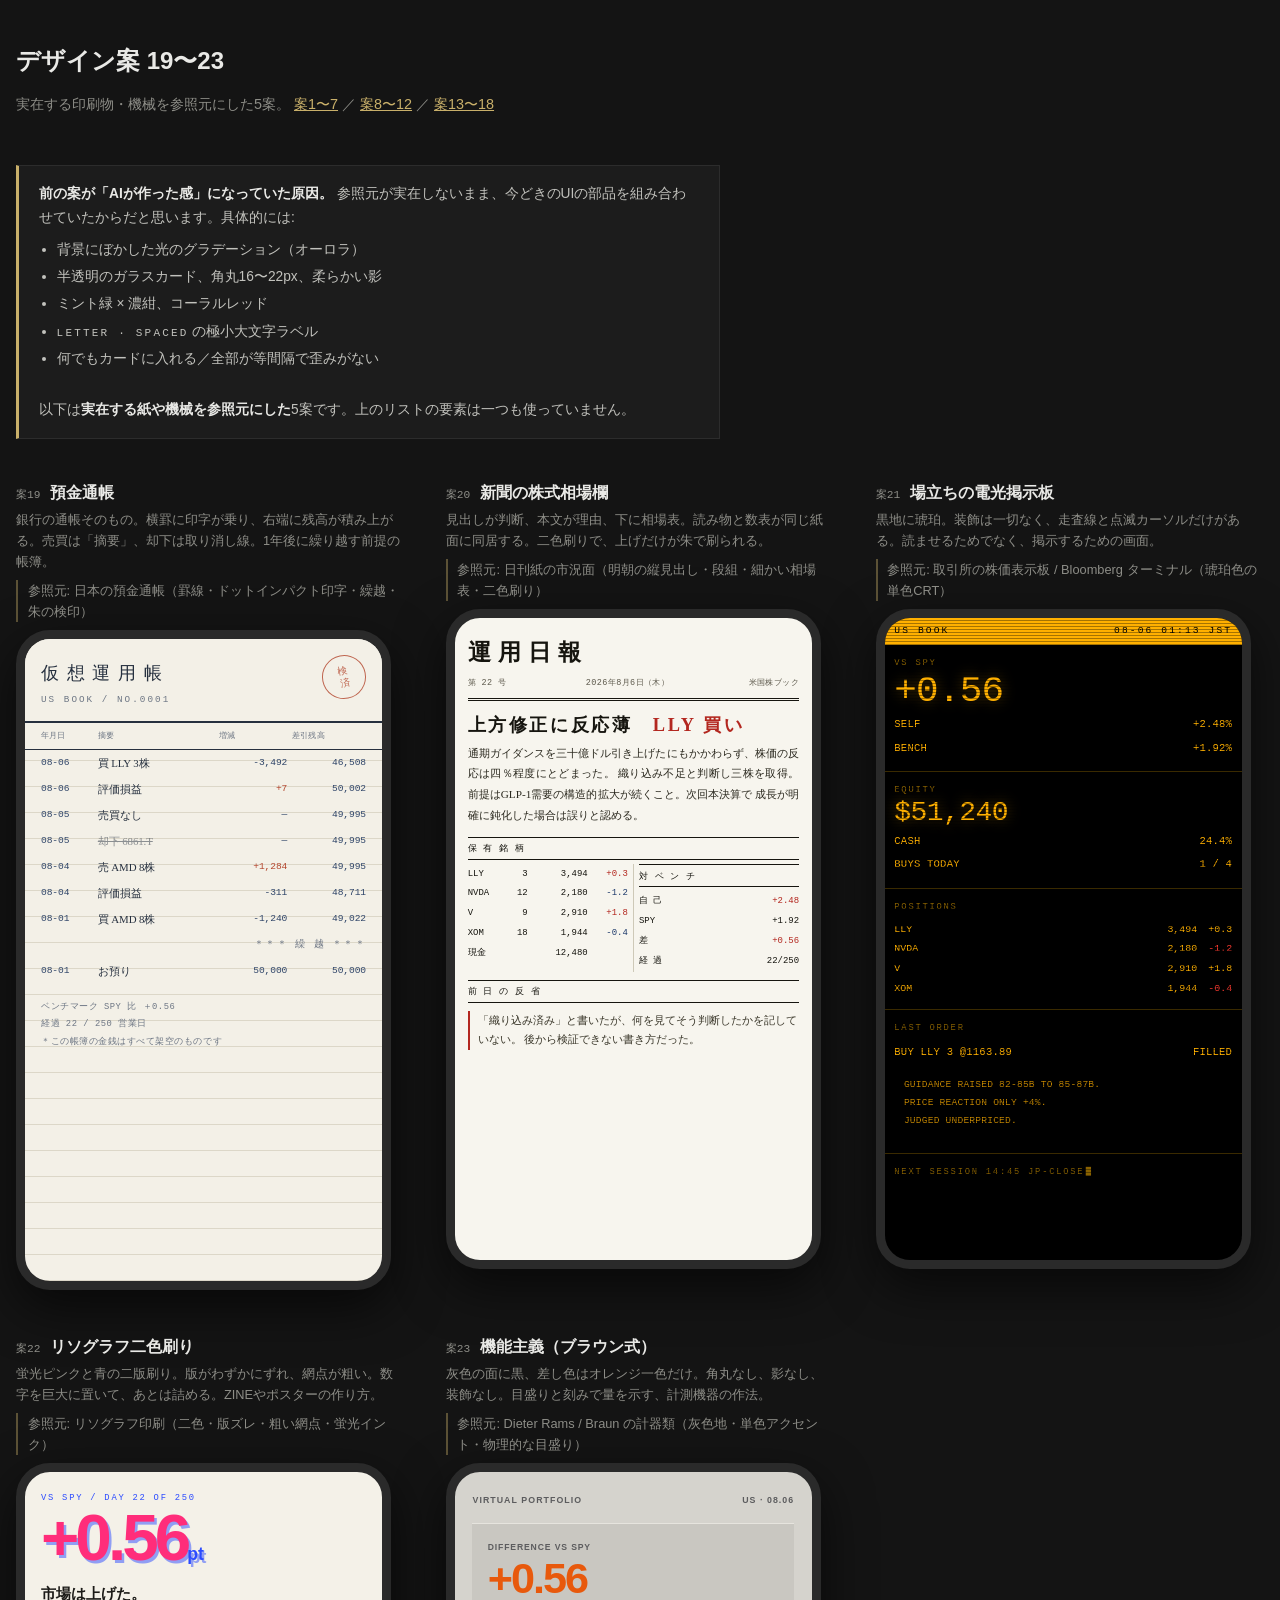
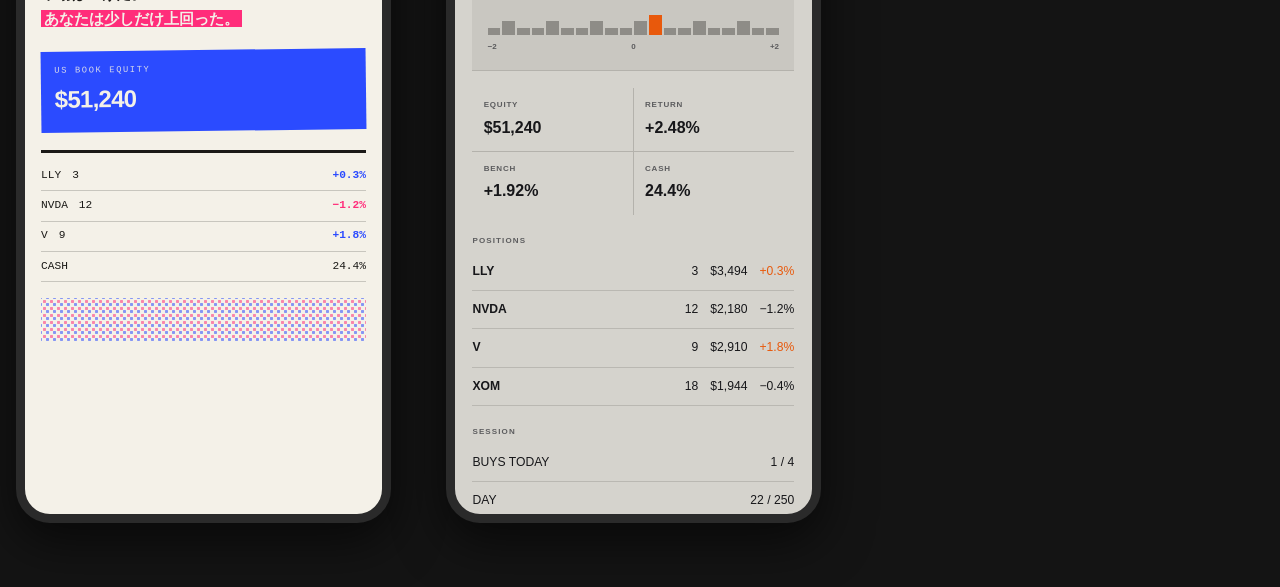
<file: docs/mockups4.html>
<!DOCTYPE html>
<html lang="ja">
<head>
<meta charset="utf-8">
<meta name="viewport" content="width=device-width, initial-scale=1, viewport-fit=cover">
<title>デザイン案 19〜23（実在物を参照）— 仮想運用記録</title>
<meta name="color-scheme" content="dark">
<style>
:root{
  --g-bg:#141414;--g-card:#1c1c1c;--g-line:#2c2c2c;--g-tx:#e9e9e6;--g-dim:#8d8d87;
  --g-sans:-apple-system,BlinkMacSystemFont,"Segoe UI","Hiragino Sans","Yu Gothic UI","Noto Sans JP",sans-serif;
  --g-mono:ui-monospace,SFMono-Regular,"SF Mono","Cascadia Mono",Consolas,monospace;
}
*{box-sizing:border-box}
body{margin:0;padding:0 1rem 4rem;background:var(--g-bg);color:var(--g-tx);font-family:var(--g-sans);line-height:1.75}
.wrap{max-width:78rem;margin-inline:auto}
.intro{padding:2.5rem 0 1rem;max-width:44rem}
.intro h1{margin:0 0 .6rem;font-size:1.5rem}
.intro p{margin:.6rem 0;color:var(--g-dim);font-size:.9rem}
.intro a{color:#c9b06a}
.diag{background:var(--g-card);border:1px solid var(--g-line);border-left:3px solid #c9b06a;
  padding:1rem 1.25rem;margin:1.4rem 0 2.4rem;max-width:44rem;font-size:.86rem;color:#c2c2bd}
.diag b{color:var(--g-tx)}
.diag ul{margin:.5rem 0 0;padding-left:1.1rem}
.diag li{margin:.2rem 0}

.gal{display:grid;gap:2.6rem;grid-template-columns:repeat(auto-fill,minmax(340px,1fr));align-items:start}
.demo{min-width:0}
.demo-h{display:flex;align-items:baseline;gap:.6rem;margin-bottom:.15rem}
.demo-n{font-family:var(--g-mono);font-size:.7rem;color:var(--g-dim)}
.demo-h h2{margin:0;font-size:1.02rem}
.demo>p{margin:.1rem 0 .5rem;font-size:.8rem;color:var(--g-dim);line-height:1.65}
.ref{margin:0 0 .9rem;font-size:.74rem;color:#c9b06a;border-left:2px solid #c9b06a66;padding-left:.6rem;line-height:1.6}

.frame{width:100%;max-width:375px;height:660px;overflow:hidden;border:9px solid #2a2a2a;border-radius:34px;
  box-shadow:0 18px 50px #0009}
.frame>.app{width:100%;height:100%;overflow-y:auto;scrollbar-width:none;position:relative}
.frame>.app::-webkit-scrollbar{display:none}

/* ============ 案19 預金通帳 ============ */
.m19{background:#f3f0e7;color:#26303f;
  font-family:"Hiragino Mincho ProN","Yu Mincho","Noto Serif JP",serif;
  background-image:repeating-linear-gradient(#f3f0e7 0 25px,#dcd7c8 25px 26px);
  background-position:0 96px}
.m19 .bk{padding:1.1rem 1rem .8rem;background:#f3f0e7;border-bottom:2px solid #26303f}
.m19 .bk h1{margin:0;font-size:1.15rem;letter-spacing:.42em;font-weight:500}
.m19 .bk .sub{font-family:ui-monospace,Consolas,monospace;font-size:.58rem;letter-spacing:.22em;color:#6d7684;margin-top:.2rem}
.m19 .no{position:absolute;top:1rem;right:1rem;text-align:center;
  border:1.5px solid #b4472f;color:#b4472f;border-radius:50%;width:44px;height:44px;
  display:flex;align-items:center;justify-content:center;font-size:.62rem;letter-spacing:.05em;
  transform:rotate(-11deg);opacity:.82;line-height:1.25}
.m19 .hdr{display:grid;grid-template-columns:52px 1fr 68px 74px;gap:.3rem;padding:.35rem 1rem;
  font-family:ui-monospace,Consolas,monospace;font-size:.53rem;color:#6d7684;letter-spacing:.02em;
  border-bottom:1px solid #26303f}
.m19 .ln{display:grid;grid-template-columns:52px 1fr 68px 74px;gap:.3rem;padding:0 1rem;
  height:26px;align-items:center;font-family:ui-monospace,Consolas,monospace;font-size:.6rem;
  color:#2e4468;font-variant-numeric:tabular-nums;letter-spacing:-.01em}
.m19 .ln .r{text-align:right}
.m19 .ln .g{color:#b4472f}
.m19 .ln .mono-jp{font-family:"Hiragino Mincho ProN","Yu Mincho",serif;font-size:.68rem;color:#26303f}
.m19 .carry{padding:0 1rem;height:26px;display:flex;align-items:center;justify-content:flex-end;
  font-family:ui-monospace,Consolas,monospace;font-size:.6rem;color:#6d7684;letter-spacing:.14em}
.m19 .foot{padding:.9rem 1rem 1.4rem;font-family:ui-monospace,Consolas,monospace;font-size:.55rem;
  color:#6d7684;letter-spacing:.06em;line-height:2}

/* ============ 案20 新聞の相場欄 ============ */
.m20{background:#f7f5ee;color:#16150f;font-family:"Hiragino Mincho ProN","Yu Mincho","Noto Serif JP",serif}
.m20 .app{padding:.85rem .8rem}
.m20 .mast{border-bottom:3px double #16150f;padding-bottom:.4rem;margin-bottom:.5rem}
.m20 .mast h1{margin:0;font-size:1.45rem;letter-spacing:.3em;font-weight:600}
.m20 .mast .d{display:flex;justify-content:space-between;font-family:ui-monospace,Consolas,monospace;
  font-size:.53rem;color:#5d594c;letter-spacing:.05em;margin-top:.25rem}
.m20 .lead{font-size:1.15rem;letter-spacing:.14em;font-weight:600;margin:.7rem 0 .1rem;line-height:1.5}
.m20 .lead .rd{color:#b3271f}
.m20 .body{font-size:.7rem;line-height:1.85;text-align:justify;margin:.2rem 0 .7rem;color:#2a281e}
.m20 .cols{column-count:2;column-gap:.7rem;column-rule:1px solid #cec9b8}
.m20 .sect{font-size:.58rem;letter-spacing:.24em;border-top:1px solid #16150f;border-bottom:1px solid #16150f;
  padding:.15rem 0;margin:.5rem 0 .3rem;break-inside:avoid}
.m20 table{width:100%;border-collapse:collapse;font-family:ui-monospace,Consolas,monospace;
  font-size:.56rem;font-variant-numeric:tabular-nums;break-inside:avoid}
.m20 td{padding:.13rem 0;white-space:nowrap}
.m20 td.r{text-align:right}
.m20 .rd{color:#b3271f}
.m20 .bl{color:#1e3a6b}
.m20 .qt{border-left:2px solid #b3271f;padding-left:.5rem;font-size:.68rem;line-height:1.8;margin:.5rem 0;color:#3a372a}

/* ============ 案21 電光掲示板 ============ */
.m21{background:#000;color:#ffb000;font-family:ui-monospace,"Cascadia Mono",Consolas,monospace}
.m21 .app{padding:0}
.m21 .scan{position:absolute;inset:0;pointer-events:none;z-index:5;
  background:repeating-linear-gradient(#0000 0 2px,#00000059 2px 3px)}
.m21 .bar{background:#ffb000;color:#000;padding:.3rem .6rem;font-size:.6rem;letter-spacing:.22em;
  display:flex;justify-content:space-between}
.m21 .blk{padding:.7rem .6rem;border-bottom:1px solid #3a2a00}
.m21 .lbl{font-size:.55rem;letter-spacing:.2em;color:#8a6200}
.m21 .big{font-size:2.35rem;letter-spacing:-.02em;line-height:1.1;font-variant-numeric:tabular-nums;
  text-shadow:0 0 14px #ffb00066}
.m21 .rw{display:flex;justify-content:space-between;font-size:.66rem;padding:.16rem 0;
  font-variant-numeric:tabular-nums;letter-spacing:.02em}
.m21 .dn{color:#ff3b30}
.m21 .up{color:#ffb000}
.m21 .grid{display:grid;grid-template-columns:1fr auto auto;gap:.15rem .7rem;font-size:.62rem;
  font-variant-numeric:tabular-nums}
.m21 .cur::after{content:"█";animation:bl 1.05s steps(2) infinite;margin-left:.15em}
@keyframes bl{50%{opacity:0}}
.m21 .msg{padding:.7rem .6rem;font-size:.6rem;line-height:1.9;color:#c98a00;letter-spacing:.02em}

/* ============ 案22 リソグラフ二色刷り ============ */
.m22{background:#f4f1e8;color:#1b1a17;font-family:-apple-system,"Hiragino Sans","Noto Sans JP",sans-serif}
.m22 .app{padding:1.15rem 1rem}
.m22 .kick{font-family:ui-monospace,Consolas,monospace;font-size:.55rem;letter-spacing:.2em;color:#2b4bff}
.m22 .huge{font-size:4.1rem;font-weight:800;letter-spacing:-.06em;line-height:.86;margin:.25rem 0 0;
  color:#ff2d7a;font-variant-numeric:tabular-nums;
  text-shadow:2.5px 2.5px 0 #2b4bff80}
.m22 .unit{font-size:1.1rem;font-weight:700;color:#2b4bff;letter-spacing:0}
.m22 .say{font-size:.94rem;font-weight:700;line-height:1.7;margin:.9rem 0 0;max-width:15rem}
.m22 .say em{font-style:normal;background:#ff2d7a;color:#f4f1e8;padding:0 .2em}
.m22 .blockb{background:#2b4bff;color:#f4f1e8;padding:.75rem .85rem;margin:1.1rem 0 0;
  transform:rotate(-.7deg)}
.m22 .blockb .t{font-family:ui-monospace,Consolas,monospace;font-size:.55rem;letter-spacing:.18em;opacity:.85}
.m22 .blockb .v{font-size:1.5rem;font-weight:800;letter-spacing:-.03em;font-variant-numeric:tabular-nums}
.m22 .list{margin-top:1.2rem;border-top:3px solid #1b1a17;padding-top:.5rem}
.m22 .li{display:flex;justify-content:space-between;font-family:ui-monospace,Consolas,monospace;
  font-size:.7rem;padding:.3rem 0;border-bottom:1px solid #1b1a1733;font-variant-numeric:tabular-nums}
.m22 .li .p{color:#2b4bff;font-weight:700}
.m22 .li .m{color:#ff2d7a;font-weight:700}
.m22 .dots{height:44px;margin-top:1rem;
  background-image:radial-gradient(#ff2d7a 1.4px,transparent 1.5px),radial-gradient(#2b4bff 1.4px,transparent 1.5px);
  background-size:7px 7px,7px 7px;background-position:0 0,3px 3px;opacity:.55}

/* ============ 案23 Braun / 機能主義 ============ */
.m23{background:#d5d3cd;color:#17171a;font-family:-apple-system,"Helvetica Neue","Hiragino Sans","Noto Sans JP",sans-serif}
.m23 .app{padding:1.3rem 1.1rem}
.m23 .brand{display:flex;justify-content:space-between;align-items:baseline;
  font-size:.55rem;letter-spacing:.12em;color:#5c5c5e;font-weight:600}
.m23 .plate{background:#c9c7c1;margin-top:.9rem;padding:1rem .95rem;border-top:1px solid #e6e4de;border-bottom:1px solid #b4b2ac}
.m23 .cap{font-size:.54rem;letter-spacing:.1em;color:#5c5c5e;font-weight:600}
.m23 .num{font-size:2.7rem;font-weight:600;letter-spacing:-.045em;line-height:1;margin-top:.15rem;
  font-variant-numeric:tabular-nums}
.m23 .or{color:#e8590c}
.m23 .scale{margin-top:.9rem}
.m23 .ticks{display:flex;gap:2px;height:20px;align-items:flex-end}
.m23 .ticks i{flex:1;background:#8e8c87;height:7px}
.m23 .ticks i.m{height:14px}
.m23 .ticks i.on{background:#e8590c;height:20px}
.m23 .sc-l{display:flex;justify-content:space-between;font-size:.5rem;color:#5c5c5e;margin-top:.3rem;
  font-variant-numeric:tabular-nums;font-weight:600}
.m23 .grid{display:grid;grid-template-columns:1fr 1fr;gap:1px;background:#b4b2ac;margin-top:1.1rem}
.m23 .cell{background:#d5d3cd;padding:.6rem .7rem}
.m23 .cell .k{font-size:.5rem;letter-spacing:.1em;color:#5c5c5e;font-weight:600}
.m23 .cell .v{font-size:1rem;font-weight:600;font-variant-numeric:tabular-nums;margin-top:.1rem}
.m23 .rowl{display:flex;justify-content:space-between;padding:.5rem 0;border-bottom:1px solid #bab8b2;
  font-size:.76rem;font-variant-numeric:tabular-nums}
.m23 .rowl .t{font-weight:600}
.m23 .sect{font-size:.5rem;letter-spacing:.14em;color:#5c5c5e;font-weight:600;margin:1.2rem 0 .3rem}

@media(max-width:700px){.gal{grid-template-columns:1fr}.frame{height:620px;margin-inline:auto}}
</style>
</head>
<body>
<div class="wrap">

<div class="intro">
  <h1>デザイン案 19〜23</h1>
  <p>実在する印刷物・機械を参照元にした5案。
     <a href="mockups.html">案1〜7</a> ／ <a href="mockups2.html">案8〜12</a> ／ <a href="mockups3.html">案13〜18</a></p>
</div>

<div class="diag">
  <b>前の案が「AIが作った感」になっていた原因。</b>
  参照元が実在しないまま、今どきのUIの部品を組み合わせていたからだと思います。具体的には:
  <ul>
    <li>背景にぼかした光のグラデーション（オーロラ）</li>
    <li>半透明のガラスカード、角丸16〜22px、柔らかい影</li>
    <li>ミント緑 × 濃紺、コーラルレッド</li>
    <li><span style="font-family:var(--g-mono);font-size:.8em;letter-spacing:.2em">LETTER · SPACED</span> の極小大文字ラベル</li>
    <li>何でもカードに入れる／全部が等間隔で歪みがない</li>
  </ul>
  <br>
  以下は<b>実在する紙や機械を参照元にした</b>5案です。上のリストの要素は一つも使っていません。
</div>

<div class="gal" id="gal"></div>

</div>

<script>
const DESIGNS = [

["預金通帳",
 "銀行の通帳そのもの。横罫に印字が乗り、右端に残高が積み上がる。売買は「摘要」、却下は取り消し線。1年後に繰り越す前提の帳簿。",
 "参照元: 日本の預金通帳（罫線・ドットインパクト印字・繰越・朱の検印）",
`<div class="no">検<br>済</div>
 <div class="bk"><h1>仮想運用帳</h1><div class="sub">US BOOK / NO.0001</div></div>
 <div class="hdr"><span>年月日</span><span>摘要</span><span class="r">増減</span><span class="r">差引残高</span></div>
 <div class="ln"><span>08-06</span><span class="mono-jp">買 LLY 3株</span><span class="r">-3,492</span><span class="r">46,508</span></div>
 <div class="ln"><span>08-06</span><span class="mono-jp">評価損益</span><span class="r g">+7</span><span class="r">50,002</span></div>
 <div class="ln"><span>08-05</span><span class="mono-jp">売買なし</span><span class="r">—</span><span class="r">49,995</span></div>
 <div class="ln"><span>08-05</span><span class="mono-jp" style="text-decoration:line-through;opacity:.5">却下 6861.T</span><span class="r">—</span><span class="r">49,995</span></div>
 <div class="ln"><span>08-04</span><span class="mono-jp">売 AMD 8株</span><span class="r g">+1,284</span><span class="r">49,995</span></div>
 <div class="ln"><span>08-04</span><span class="mono-jp">評価損益</span><span class="r">-311</span><span class="r">48,711</span></div>
 <div class="ln"><span>08-01</span><span class="mono-jp">買 AMD 8株</span><span class="r">-1,240</span><span class="r">49,022</span></div>
 <div class="carry">＊＊＊ 繰 越 ＊＊＊</div>
 <div class="ln"><span>08-01</span><span class="mono-jp">お預り</span><span class="r">50,000</span><span class="r">50,000</span></div>
 <div class="foot">
   ベンチマーク SPY 比 ＋0.56<br>
   経過 22 / 250 営業日<br>
   ＊この帳簿の金銭はすべて架空のものです
 </div>`],

["新聞の株式相場欄",
 "見出しが判断、本文が理由、下に相場表。読み物と数表が同じ紙面に同居する。二色刷りで、上げだけが朱で刷られる。",
 "参照元: 日刊紙の市況面（明朝の縦見出し・段組・細かい相場表・二色刷り）",
`<div class="mast">
   <h1>運用日報</h1>
   <div class="d"><span>第 22 号</span><span>2026年8月6日（木）</span><span>米国株ブック</span></div>
 </div>
 <div class="lead">上方修正に反応薄　<span class="rd">LLY 買い</span></div>
 <div class="body">通期ガイダンスを三十億ドル引き上げたにもかかわらず、株価の反応は四％程度にとどまった。
   織り込み不足と判断し三株を取得。前提はGLP-1需要の構造的拡大が続くこと。次回本決算で
   成長が明確に鈍化した場合は誤りと認める。</div>
 <div class="sect">保 有 銘 柄</div>
 <div class="cols">
   <table>
     <tr><td>LLY</td><td class="r">3</td><td class="r">3,494</td><td class="r rd">+0.3</td></tr>
     <tr><td>NVDA</td><td class="r">12</td><td class="r">2,180</td><td class="r bl">-1.2</td></tr>
     <tr><td>V</td><td class="r">9</td><td class="r">2,910</td><td class="r rd">+1.8</td></tr>
     <tr><td>XOM</td><td class="r">18</td><td class="r">1,944</td><td class="r bl">-0.4</td></tr>
     <tr><td>現金</td><td class="r"></td><td class="r">12,480</td><td class="r"></td></tr>
   </table>
   <div class="sect">対 ベ ン チ</div>
   <table>
     <tr><td>自 己</td><td class="r rd">+2.48</td></tr>
     <tr><td>SPY</td><td class="r">+1.92</td></tr>
     <tr><td>差</td><td class="r rd">+0.56</td></tr>
     <tr><td>経 過</td><td class="r">22/250</td></tr>
   </table>
 </div>
 <div class="sect">前 日 の 反 省</div>
 <div class="qt">「織り込み済み」と書いたが、何を見てそう判断したかを記していない。
   後から検証できない書き方だった。</div>`],

["場立ちの電光掲示板",
 "黒地に琥珀。装飾は一切なく、走査線と点滅カーソルだけがある。読ませるためでなく、掲示するための画面。",
 "参照元: 取引所の株価表示板 / Bloomberg ターミナル（琥珀色の単色CRT）",
`<div class="scan"></div>
 <div class="bar"><span>US BOOK</span><span>08-06 01:13 JST</span></div>
 <div class="blk">
   <div class="lbl">VS SPY</div>
   <div class="big">+0.56</div>
   <div class="rw"><span>SELF</span><span>+2.48%</span></div>
   <div class="rw"><span>BENCH</span><span>+1.92%</span></div>
 </div>
 <div class="blk">
   <div class="lbl">EQUITY</div>
   <div class="big" style="font-size:1.75rem">$51,240</div>
   <div class="rw"><span>CASH</span><span>24.4%</span></div>
   <div class="rw"><span>BUYS TODAY</span><span>1 / 4</span></div>
 </div>
 <div class="blk">
   <div class="lbl">POSITIONS</div>
   <div class="grid" style="margin-top:.35rem">
     <span>LLY</span><span>3,494</span><span class="up">+0.3</span>
     <span>NVDA</span><span>2,180</span><span class="dn">-1.2</span>
     <span>V</span><span>2,910</span><span class="up">+1.8</span>
     <span>XOM</span><span>1,944</span><span class="dn">-0.4</span>
   </div>
 </div>
 <div class="blk">
   <div class="lbl">LAST ORDER</div>
   <div class="rw" style="margin-top:.3rem"><span>BUY LLY 3 @1163.89</span><span>FILLED</span></div>
   <div class="msg">GUIDANCE RAISED 82-85B TO 85-87B.<br>PRICE REACTION ONLY +4%.<br>JUDGED UNDERPRICED.</div>
 </div>
 <div class="blk" style="border:0">
   <div class="lbl cur">NEXT SESSION 14:45 JP-CLOSE</div>
 </div>`],

["リソグラフ二色刷り",
 "蛍光ピンクと青の二版刷り。版がわずかにずれ、網点が粗い。数字を巨大に置いて、あとは詰める。ZINEやポスターの作り方。",
 "参照元: リソグラフ印刷（二色・版ズレ・粗い網点・蛍光インク）",
`<div class="kick">VS SPY / DAY 22 OF 250</div>
 <div class="huge">+0.56<span class="unit">pt</span></div>
 <p class="say">市場は上げた。<br><em>あなたは少しだけ上回った。</em></p>
 <div class="blockb">
   <div class="t">US BOOK EQUITY</div>
   <div class="v">$51,240</div>
 </div>
 <div class="list">
   <div class="li"><span>LLY　3</span><span class="p">+0.3%</span></div>
   <div class="li"><span>NVDA　12</span><span class="m">−1.2%</span></div>
   <div class="li"><span>V　9</span><span class="p">+1.8%</span></div>
   <div class="li"><span>CASH</span><span>24.4%</span></div>
 </div>
 <div class="dots"></div>`],

["機能主義（ブラウン式）",
 "灰色の面に黒、差し色はオレンジ一色だけ。角丸なし、影なし、装飾なし。目盛りと刻みで量を示す、計測機器の作法。",
 "参照元: Dieter Rams / Braun の計器類（灰色地・単色アクセント・物理的な目盛り）",
`<div class="brand"><span>VIRTUAL PORTFOLIO</span><span>US · 08.06</span></div>
 <div class="plate">
   <div class="cap">DIFFERENCE VS SPY</div>
   <div class="num or">+0.56</div>
   <div class="scale">
     <div class="ticks">
       <i></i><i class="m"></i><i></i><i></i><i class="m"></i><i></i><i></i><i class="m"></i>
       <i></i><i></i><i class="m"></i><i class="on"></i><i></i><i></i><i class="m"></i><i></i>
       <i></i><i class="m"></i><i></i><i></i>
     </div>
     <div class="sc-l"><span>−2</span><span>0</span><span>+2</span></div>
   </div>
 </div>
 <div class="grid">
   <div class="cell"><div class="k">EQUITY</div><div class="v">$51,240</div></div>
   <div class="cell"><div class="k">RETURN</div><div class="v">+2.48%</div></div>
   <div class="cell"><div class="k">BENCH</div><div class="v">+1.92%</div></div>
   <div class="cell"><div class="k">CASH</div><div class="v">24.4%</div></div>
 </div>
 <div class="sect">POSITIONS</div>
 <div class="rowl"><span class="t">LLY</span><span>3　$3,494　<span class="or">+0.3%</span></span></div>
 <div class="rowl"><span class="t">NVDA</span><span>12　$2,180　−1.2%</span></div>
 <div class="rowl"><span class="t">V</span><span>9　$2,910　<span class="or">+1.8%</span></span></div>
 <div class="rowl"><span class="t">XOM</span><span>18　$1,944　−0.4%</span></div>
 <div class="sect">SESSION</div>
 <div class="rowl"><span>BUYS TODAY</span><span>1 / 4</span></div>
 <div class="rowl"><span>DAY</span><span>22 / 250</span></div>`],
];

document.getElementById("gal").innerHTML = DESIGNS.map((d,i) => `
  <section class="demo">
    <div class="demo-h"><span class="demo-n">案${i+19}</span><h2>${d[0]}</h2></div>
    <p>${d[1]}</p>
    <p class="ref">${d[2]}</p>
    <div class="frame m${i+19}"><div class="app">${d[3]}</div></div>
  </section>`).join("");
</script>
</body>
</html>
</file>
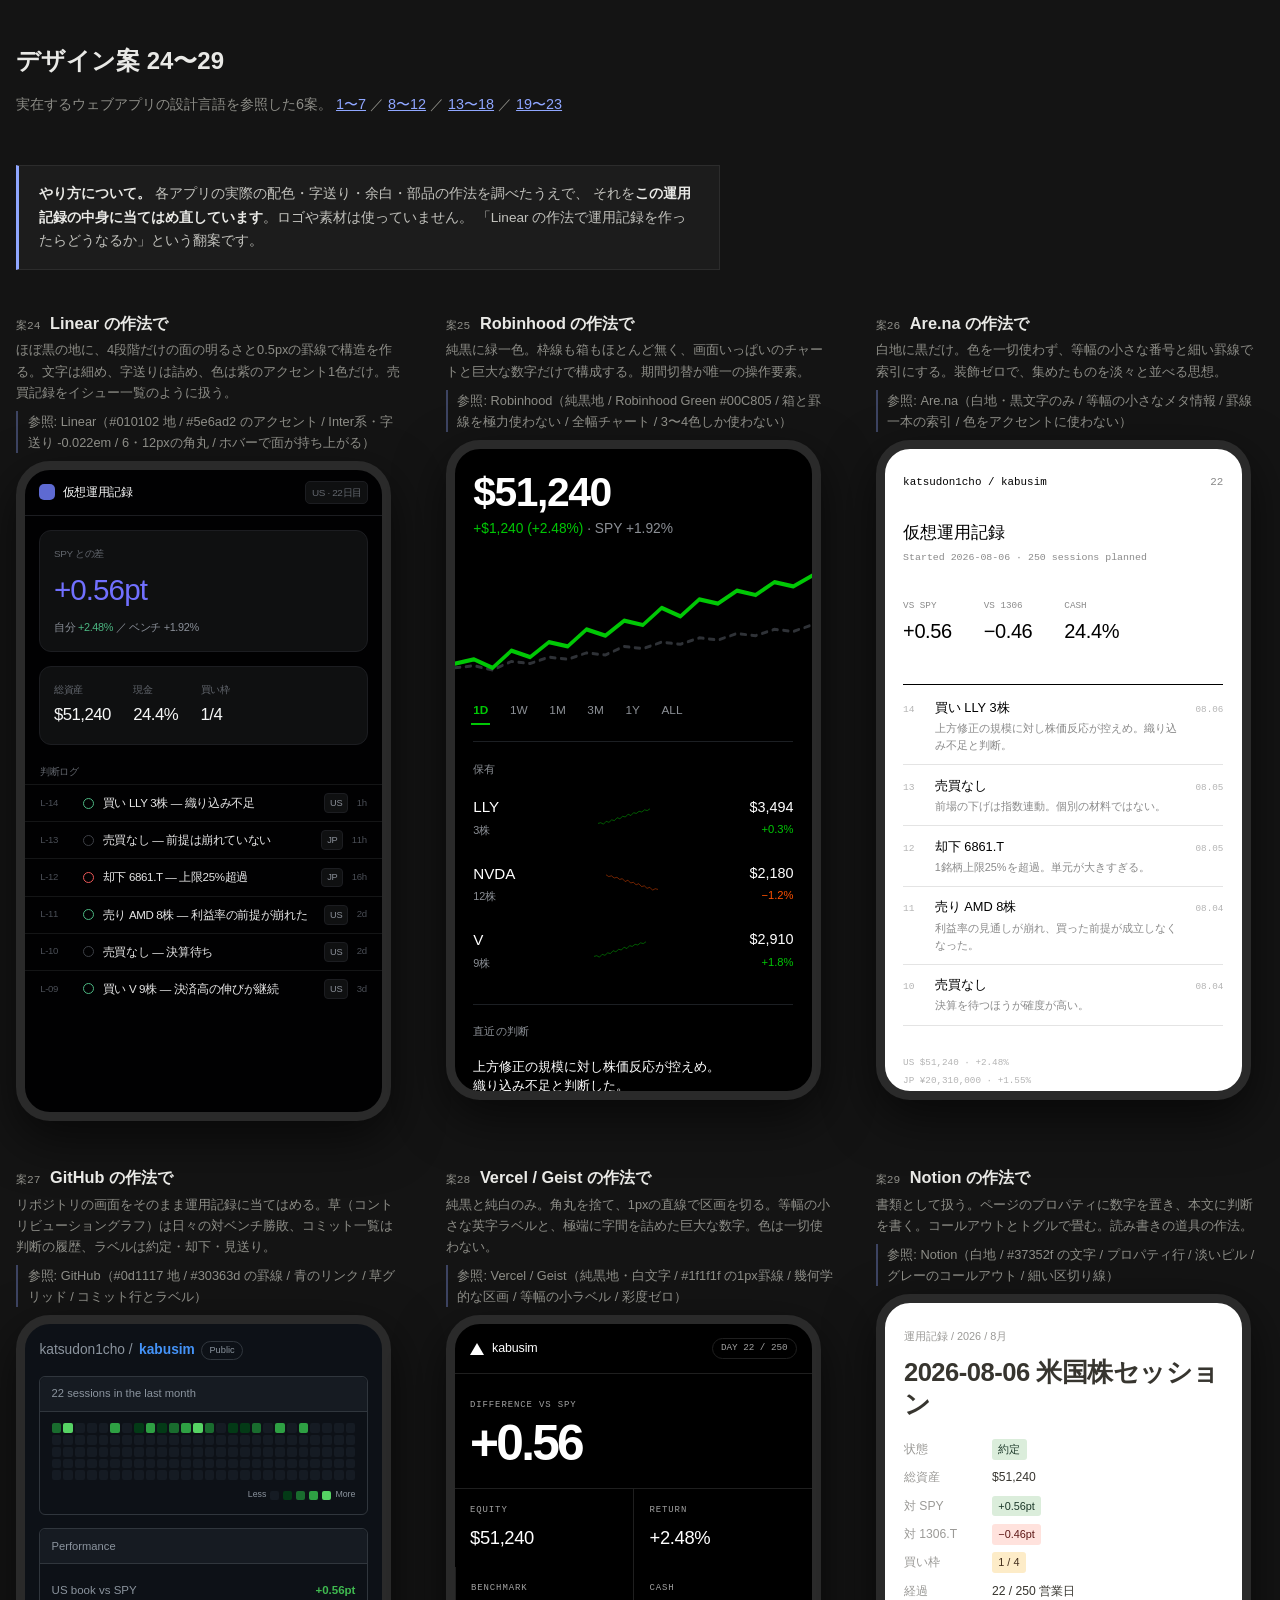
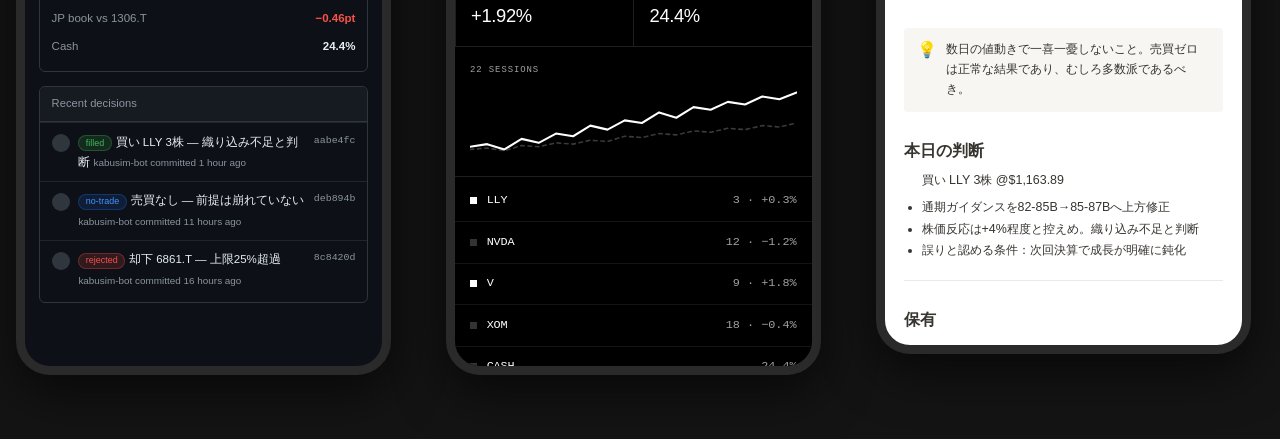
<file: docs/mockups5.html>
<!DOCTYPE html>
<html lang="ja">
<head>
<meta charset="utf-8">
<meta name="viewport" content="width=device-width, initial-scale=1, viewport-fit=cover">
<title>デザイン案 24〜29（既存アプリを参照）— 仮想運用記録</title>
<meta name="color-scheme" content="dark">
<style>
:root{
  --g-bg:#141414;--g-card:#1c1c1c;--g-line:#2c2c2c;--g-tx:#e9e9e6;--g-dim:#8d8d87;
  --g-sans:-apple-system,BlinkMacSystemFont,"Segoe UI","Hiragino Sans","Yu Gothic UI","Noto Sans JP",sans-serif;
  --g-mono:ui-monospace,SFMono-Regular,"SF Mono","Cascadia Mono",Consolas,monospace;
}
*{box-sizing:border-box}
body{margin:0;padding:0 1rem 4rem;background:var(--g-bg);color:var(--g-tx);font-family:var(--g-sans);line-height:1.75}
.wrap{max-width:78rem;margin-inline:auto}
.intro{padding:2.5rem 0 1rem;max-width:44rem}
.intro h1{margin:0 0 .6rem;font-size:1.5rem}
.intro p{margin:.6rem 0;color:var(--g-dim);font-size:.9rem}
.intro a{color:#8fa6ff}
.note{background:var(--g-card);border:1px solid var(--g-line);border-left:3px solid #8fa6ff;
  padding:1rem 1.25rem;margin:1.4rem 0 2.4rem;max-width:44rem;font-size:.85rem;color:#c2c2bd}
.note b{color:var(--g-tx)}

.gal{display:grid;gap:2.6rem;grid-template-columns:repeat(auto-fill,minmax(340px,1fr));align-items:start}
.demo{min-width:0}
.demo-h{display:flex;align-items:baseline;gap:.6rem;margin-bottom:.15rem}
.demo-n{font-family:var(--g-mono);font-size:.7rem;color:var(--g-dim)}
.demo-h h2{margin:0;font-size:1.02rem}
.demo>p{margin:.1rem 0 .5rem;font-size:.8rem;color:var(--g-dim);line-height:1.65}
.ref{margin:0 0 .9rem;font-size:.74rem;color:#8fa6ff;border-left:2px solid #8fa6ff55;padding-left:.6rem;line-height:1.6}

.frame{width:100%;max-width:375px;height:660px;overflow:hidden;border:9px solid #2a2a2a;border-radius:34px;
  box-shadow:0 18px 50px #0009}
.frame>.app{width:100%;height:100%;overflow-y:auto;scrollbar-width:none;position:relative}
.frame>.app::-webkit-scrollbar{display:none}
svg{display:block;max-width:100%}
path{fill:none;stroke-linejoin:round;stroke-linecap:round}

/* ============ 案24 Linear 参照 ============ */
.m24{background:#010102;color:#f7f8f8;letter-spacing:-.022em;
  font-family:-apple-system,BlinkMacSystemFont,"Segoe UI","Hiragino Sans","Noto Sans JP",sans-serif}
.m24 .app{padding:0}
.m24 .tb{display:flex;align-items:center;gap:.5rem;padding:.7rem .85rem;border-bottom:1px solid #1c1d21}
.m24 .tb .dot{width:16px;height:16px;border-radius:5px;background:#5e6ad2}
.m24 .tb .t{font-size:.78rem;font-weight:510}
.m24 .tb .c{margin-left:auto;font-size:.62rem;color:#62666d;background:#0f1011;border:1px solid #1c1d21;
  border-radius:5px;padding:.1rem .35rem}
.m24 .panel{margin:.85rem;background:#0f1011;border:1px solid #1c1d21;border-radius:12px;padding:.9rem}
.m24 .k{font-size:.62rem;color:#62666d;font-weight:450}
.m24 .n{font-size:1.85rem;font-weight:510;letter-spacing:-.032em;margin-top:.1rem;font-variant-numeric:tabular-nums}
.m24 .sub{font-size:.68rem;color:#8a8f98;margin-top:.15rem}
.m24 .vio{color:#7170ff}
.m24 .grn{color:#4cb782}.m24 .red{color:#eb5757}
.m24 .sect{font-size:.62rem;color:#62666d;padding:.25rem .95rem;font-weight:450}
.m24 .row{display:flex;align-items:center;gap:.55rem;padding:.5rem .95rem;border-top:1px solid #141516;font-size:.72rem}
.m24 .row:hover{background:#141516}
.m24 .id{font-size:.6rem;color:#4a4e56;width:34px;flex:none}
.m24 .st{width:11px;height:11px;border-radius:50%;border:1.5px solid #4cb782;flex:none}
.m24 .st.x{border-color:#3d4046}
.m24 .st.s{border-color:#eb5757}
.m24 .ti{flex:1;min-width:0;overflow:hidden;text-overflow:ellipsis;white-space:nowrap;color:#e6e6e6}
.m24 .tag{font-size:.58rem;color:#8a8f98;background:#0f1011;border:1px solid #1c1d21;border-radius:4px;padding:.05rem .3rem}
.m24 .when{font-size:.6rem;color:#4a4e56;flex:none}

/* ============ 案25 Robinhood 参照 ============ */
.m25{background:#000;color:#fff;font-family:-apple-system,"Hiragino Sans","Noto Sans JP",sans-serif}
.m25 .app{padding:1.4rem 0 0}
.m25 .top{padding:0 1.15rem}
.m25 .n{font-size:2.55rem;font-weight:600;letter-spacing:-.035em;font-variant-numeric:tabular-nums;line-height:1.05}
.m25 .d{font-size:.86rem;color:#00c805;margin-top:.2rem;font-variant-numeric:tabular-nums}
.m25 .d .g{color:#8b8f95}
.m25 .chart{margin:1.5rem 0 0}
.m25 .chart path.a{stroke:#00c805;stroke-width:2}
.m25 .chart path.b{stroke:#2f3237;stroke-width:1.4;stroke-dasharray:4 4}
.m25 .ranges{display:flex;gap:1.35rem;padding:.9rem 1.15rem 0;font-size:.74rem;color:#8b8f95}
.m25 .ranges b{color:#00c805;font-weight:600;position:relative}
.m25 .ranges b::after{content:"";position:absolute;left:-2px;right:-2px;bottom:-5px;height:2px;background:#00c805}
.m25 .hr{height:1px;background:#1c1f23;margin:1.3rem 1.15rem 0}
.m25 .sec{padding:1.1rem 1.15rem .3rem;font-size:.68rem;color:#8b8f95;letter-spacing:.02em}
.m25 .li{display:flex;align-items:center;justify-content:space-between;padding:.65rem 1.15rem}
.m25 .li .l .t{font-size:.95rem;font-weight:500}
.m25 .li .l .s{font-size:.68rem;color:#8b8f95}
.m25 .li .r{text-align:right;font-variant-numeric:tabular-nums}
.m25 .li .r .v{font-size:.9rem}
.m25 .li .r .p{font-size:.7rem;color:#00c805}
.m25 .li .r .p.dn{color:#ff5000}
.m25 .mini{width:52px;height:20px}
.m25 .mini path{stroke:#00c805;stroke-width:1.6}
.m25 .mini.dn path{stroke:#ff5000}

/* ============ 案26 Are.na 参照 ============ */
.m26{background:#fff;color:#000;font-family:-apple-system,"Helvetica Neue","Hiragino Sans","Noto Sans JP",sans-serif}
.m26 .app{padding:1.5rem 1.15rem}
.m26 .h{display:flex;justify-content:space-between;align-items:baseline;font-size:.68rem;
  font-family:ui-monospace,Consolas,monospace;color:#000}
.m26 .h .c{color:#8a8a8a}
.m26 .title{font-size:1.05rem;font-weight:400;margin:1.6rem 0 .1rem}
.m26 .meta{font-family:ui-monospace,Consolas,monospace;font-size:.62rem;color:#8a8a8a}
.m26 .stat{margin:2rem 0 2.2rem;display:flex;gap:2rem}
.m26 .stat div .k{font-family:ui-monospace,Consolas,monospace;font-size:.58rem;color:#8a8a8a}
.m26 .stat div .v{font-size:1.25rem;font-variant-numeric:tabular-nums;letter-spacing:-.02em}
.m26 .idx{border-top:1px solid #000;padding-top:.15rem}
.m26 .e{display:grid;grid-template-columns:22px 1fr auto;gap:.6rem;padding:.65rem 0;border-bottom:1px solid #e4e4e4;
  align-items:baseline}
.m26 .e .num{font-family:ui-monospace,Consolas,monospace;font-size:.6rem;color:#b4b4b4}
.m26 .e .t{font-size:.8rem;line-height:1.55}
.m26 .e .t small{display:block;color:#8a8a8a;font-size:.68rem;margin-top:.15rem}
.m26 .e .d{font-family:ui-monospace,Consolas,monospace;font-size:.58rem;color:#b4b4b4;white-space:nowrap}
.m26 .foot{margin-top:1.8rem;font-family:ui-monospace,Consolas,monospace;font-size:.58rem;color:#b4b4b4;line-height:1.9}

/* ============ 案27 GitHub 参照 ============ */
.m27{background:#0d1117;color:#e6edf3;font-family:-apple-system,"Segoe UI","Hiragino Sans","Noto Sans JP",sans-serif}
.m27 .app{padding:.9rem}
.m27 .repo{display:flex;align-items:center;gap:.4rem;font-size:.86rem}
.m27 .repo .o{color:#8b949e}
.m27 .repo b{font-weight:600;color:#4493f8}
.m27 .badge{font-size:.58rem;border:1px solid #30363d;border-radius:999px;padding:.05rem .45rem;color:#8b949e}
.m27 .box{border:1px solid #30363d;border-radius:6px;margin-top:.85rem}
.m27 .box .hd{background:#161b22;border-bottom:1px solid #30363d;padding:.45rem .7rem;font-size:.7rem;color:#8b949e;
  border-radius:6px 6px 0 0}
.m27 .box .bd{padding:.7rem}
.m27 .grid{display:grid;grid-template-columns:repeat(26,1fr);gap:2px}
.m27 .grid i{aspect-ratio:1;border-radius:2px;background:#151b23}
.m27 .lg{display:flex;align-items:center;gap:.25rem;justify-content:flex-end;margin-top:.45rem;
  font-size:.55rem;color:#8b949e}
.m27 .lg i{width:9px;height:9px;border-radius:2px}
.m27 .cm{display:flex;gap:.55rem;padding:.55rem .7rem;border-top:1px solid #21262d;font-size:.72rem}
.m27 .cm:first-child{border-top:0}
.m27 .cm .av{width:18px;height:18px;border-radius:50%;background:#30363d;flex:none;margin-top:.15rem}
.m27 .cm .m{flex:1;min-width:0}
.m27 .cm .m .t{color:#e6edf3;line-height:1.45}
.m27 .cm .m .s{font-size:.62rem;color:#8b949e;margin-top:.15rem}
.m27 .sha{font-family:ui-monospace,Consolas,monospace;font-size:.62rem;color:#8b949e;flex:none}
.m27 .lab{display:inline-block;font-size:.56rem;border-radius:999px;padding:.02rem .4rem;margin-right:.25rem}
.m27 .lab.b{background:#1f6feb26;color:#4493f8;border:1px solid #1f6feb4d}
.m27 .lab.r{background:#f8514926;color:#f85149;border:1px solid #f851494d}
.m27 .lab.g{background:#3fb95026;color:#3fb950;border:1px solid #3fb9504d}
.m27 .kv{display:flex;justify-content:space-between;font-size:.72rem;padding:.25rem 0;color:#8b949e}
.m27 .kv b{color:#e6edf3;font-variant-numeric:tabular-nums}

/* ============ 案28 Vercel / Geist 参照 ============ */
.m28{background:#000;color:#fff;font-family:-apple-system,"Helvetica Neue","Hiragino Sans","Noto Sans JP",sans-serif}
.m28 .app{padding:0}
.m28 .nav{display:flex;align-items:center;gap:.5rem;padding:.85rem .95rem;border-bottom:1px solid #1f1f1f}
.m28 .tri{width:0;height:0;border-left:7px solid transparent;border-right:7px solid transparent;border-bottom:12px solid #fff}
.m28 .nav .t{font-size:.78rem;font-weight:500;letter-spacing:-.01em}
.m28 .nav .s{margin-left:auto;font-size:.58rem;font-family:ui-monospace,Consolas,monospace;color:#a1a1a1;
  border:1px solid #1f1f1f;border-radius:999px;padding:.1rem .5rem}
.m28 .hero{padding:1.5rem .95rem 1.2rem;border-bottom:1px solid #1f1f1f}
.m28 .lbl{font-family:ui-monospace,Consolas,monospace;font-size:.56rem;letter-spacing:.1em;color:#a1a1a1;
  text-transform:uppercase}
.m28 .big{font-size:3.1rem;font-weight:600;letter-spacing:-.055em;line-height:1;margin-top:.35rem;
  font-variant-numeric:tabular-nums}
.m28 .cells{display:grid;grid-template-columns:1fr 1fr;border-bottom:1px solid #1f1f1f}
.m28 .cell{padding:.85rem .95rem}
.m28 .cell+.cell{border-left:1px solid #1f1f1f}
.m28 .cell .v{font-size:1.15rem;font-weight:500;letter-spacing:-.02em;margin-top:.2rem;font-variant-numeric:tabular-nums}
.m28 .chart{padding:1rem .95rem;border-bottom:1px solid #1f1f1f}
.m28 .chart path.a{stroke:#fff;stroke-width:1.6}
.m28 .chart path.b{stroke:#3a3a3a;stroke-width:1.2;stroke-dasharray:3 3}
.m28 .lst{padding:.2rem 0}
.m28 .li{display:flex;align-items:center;gap:.6rem;padding:.62rem .95rem;border-bottom:1px solid #141414;
  font-size:.74rem}
.m28 .li .sq{width:7px;height:7px;background:#fff;flex:none}
.m28 .li .sq.o{background:#333}
.m28 .li .n{flex:1;font-family:ui-monospace,Consolas,monospace;letter-spacing:-.01em}
.m28 .li .p{font-family:ui-monospace,Consolas,monospace;color:#a1a1a1;font-variant-numeric:tabular-nums}

/* ============ 案29 Notion 参照 ============ */
.m29{background:#fff;color:#37352f;font-family:-apple-system,"Segoe UI","Hiragino Sans","Noto Sans JP",sans-serif}
.m29 .app{padding:1.5rem 1.2rem}
.m29 .crumb{font-size:.68rem;color:#9b9a97}
.m29 h1{font-size:1.6rem;font-weight:700;letter-spacing:-.02em;margin:.7rem 0 .1rem;line-height:1.25}
.m29 .props{margin:.9rem 0 1.4rem}
.m29 .prop{display:grid;grid-template-columns:88px 1fr;font-size:.76rem;padding:.22rem 0;align-items:center}
.m29 .prop .k{color:#9b9a97}
.m29 .prop .v{font-variant-numeric:tabular-nums}
.m29 .pill{display:inline-block;font-size:.68rem;border-radius:3px;padding:.05rem .4rem}
.m29 .pill.g{background:#dbeddb;color:#1c3829}
.m29 .pill.r{background:#ffe2dd;color:#5d1715}
.m29 .pill.y{background:#fdecc8;color:#402c1b}
.m29 .callout{display:flex;gap:.6rem;background:#f7f6f3;border-radius:4px;padding:.75rem .8rem;margin:1rem 0}
.m29 .callout .i{font-size:1rem;line-height:1.3}
.m29 .callout .t{font-size:.78rem;line-height:1.6}
.m29 h2{font-size:1rem;font-weight:600;margin:1.6rem 0 .3rem}
.m29 .divider{height:1px;background:#e9e9e7;margin:1.1rem 0}
.m29 table{width:100%;border-collapse:collapse;font-size:.72rem}
.m29 th{text-align:left;font-weight:500;color:#9b9a97;border-bottom:1px solid #e9e9e7;padding:.3rem .35rem;font-size:.66rem}
.m29 td{padding:.42rem .35rem;border-bottom:1px solid #f1f1ef;font-variant-numeric:tabular-nums}
.m29 td.r,.m29 th.r{text-align:right}
.m29 .tog{display:flex;gap:.4rem;font-size:.78rem;color:#37352f;padding:.3rem 0;align-items:baseline}
.m29 .tog .a{color:#9b9a97;font-size:.6rem}
.m29 .bul{font-size:.78rem;line-height:1.75;padding-left:1.1rem;margin:.3rem 0}

@media(max-width:700px){.gal{grid-template-columns:1fr}.frame{height:620px;margin-inline:auto}}
</style>
</head>
<body>
<div class="wrap">

<div class="intro">
  <h1>デザイン案 24〜29</h1>
  <p>実在するウェブアプリの設計言語を参照した6案。
     <a href="mockups.html">1〜7</a> ／ <a href="mockups2.html">8〜12</a> ／
     <a href="mockups3.html">13〜18</a> ／ <a href="mockups4.html">19〜23</a></p>
</div>

<div class="note">
  <b>やり方について。</b> 各アプリの実際の配色・字送り・余白・部品の作法を調べたうえで、
  それを<b>この運用記録の中身に当てはめ直しています</b>。ロゴや素材は使っていません。
  「Linear の作法で運用記録を作ったらどうなるか」という翻案です。
</div>

<div class="gal" id="gal"></div>

</div>

<script>
const MINE  = [46,44,48,40,43,36,38,30,33,26,28,20,24,16,18,12,14,8,10,5];
const BENCH = [48,47,49,45,46,43,44,41,42,38,39,36,37,34,35,32,33,30,31,28];
const P = a => a.map((y,i) => (i?"L":"M") + i*14 + " " + y).join(" ");
const CHART = (h=90) => `<svg viewBox="0 0 266 56" preserveAspectRatio="none" style="width:100%;height:${h}px">
  <path class="b" d="${P(BENCH)}"/><path class="a" d="${P(MINE)}"/></svg>`;
const MINI = (dn) => `<svg class="mini ${dn?"dn":""}" viewBox="0 0 266 56" preserveAspectRatio="none">
  <path d="${P(dn?MINE.slice().reverse():MINE)}"/></svg>`;

function ghGrid(){
  let o="",s=11;const r=()=>(s=(s*9301+49297)%233280)/233280;
  for(let i=0;i<130;i++){
    if(i>22){o+="<i></i>";continue}
    const v=r();
    const c=v<.3?"#151b23":v<.5?"#033a16":v<.7?"#196c2e":v<.88?"#2ea043":"#56d364";
    o+=`<i style="background:${c}"></i>`;
  }
  return o;
}

const DESIGNS = [

["Linear の作法で",
 "ほぼ黒の地に、4段階だけの面の明るさと0.5pxの罫線で構造を作る。文字は細め、字送りは詰め、色は紫のアクセント1色だけ。売買記録をイシュー一覧のように扱う。",
 "参照: Linear（#010102 地 / #5e6ad2 のアクセント / Inter系・字送り -0.022em / 6・12pxの角丸 / ホバーで面が持ち上がる）",
`<div class="tb"><span class="dot"></span><span class="t">仮想運用記録</span><span class="c">US · 22日目</span></div>
 <div class="panel">
   <div class="k">SPY との差</div>
   <div class="n vio">+0.56pt</div>
   <div class="sub">自分 <span class="grn">+2.48%</span> ／ ベンチ +1.92%</div>
 </div>
 <div class="panel" style="display:flex;gap:1.4rem">
   <div><div class="k">総資産</div><div class="n" style="font-size:1.05rem">$51,240</div></div>
   <div><div class="k">現金</div><div class="n" style="font-size:1.05rem">24.4%</div></div>
   <div><div class="k">買い枠</div><div class="n" style="font-size:1.05rem">1/4</div></div>
 </div>
 <div class="sect">判断ログ</div>
 <div class="row"><span class="id">L-14</span><span class="st"></span><span class="ti">買い LLY 3株 — 織り込み不足</span><span class="tag">US</span><span class="when">1h</span></div>
 <div class="row"><span class="id">L-13</span><span class="st x"></span><span class="ti">売買なし — 前提は崩れていない</span><span class="tag">JP</span><span class="when">11h</span></div>
 <div class="row"><span class="id">L-12</span><span class="st s"></span><span class="ti">却下 6861.T — 上限25%超過</span><span class="tag">JP</span><span class="when">16h</span></div>
 <div class="row"><span class="id">L-11</span><span class="st"></span><span class="ti">売り AMD 8株 — 利益率の前提が崩れた</span><span class="tag">US</span><span class="when">2d</span></div>
 <div class="row"><span class="id">L-10</span><span class="st x"></span><span class="ti">売買なし — 決算待ち</span><span class="tag">US</span><span class="when">2d</span></div>
 <div class="row"><span class="id">L-09</span><span class="st"></span><span class="ti">買い V 9株 — 決済高の伸びが継続</span><span class="tag">US</span><span class="when">3d</span></div>`],

["Robinhood の作法で",
 "純黒に緑一色。枠線も箱もほとんど無く、画面いっぱいのチャートと巨大な数字だけで構成する。期間切替が唯一の操作要素。",
 "参照: Robinhood（純黒地 / Robinhood Green #00C805 / 箱と罫線を極力使わない / 全幅チャート / 3〜4色しか使わない）",
`<div class="top">
   <div class="n">$51,240</div>
   <div class="d">+$1,240 (+2.48%) <span class="g">· SPY +1.92%</span></div>
 </div>
 <div class="chart">${CHART(120)}</div>
 <div class="ranges"><b>1D</b><span>1W</span><span>1M</span><span>3M</span><span>1Y</span><span>ALL</span></div>
 <div class="hr"></div>
 <div class="sec">保有</div>
 <div class="li"><div class="l"><div class="t">LLY</div><div class="s">3株</div></div>
   ${MINI(0)}<div class="r"><div class="v">$3,494</div><div class="p">+0.3%</div></div></div>
 <div class="li"><div class="l"><div class="t">NVDA</div><div class="s">12株</div></div>
   ${MINI(1)}<div class="r"><div class="v">$2,180</div><div class="p dn">−1.2%</div></div></div>
 <div class="li"><div class="l"><div class="t">V</div><div class="s">9株</div></div>
   ${MINI(0)}<div class="r"><div class="v">$2,910</div><div class="p">+1.8%</div></div></div>
 <div class="hr"></div>
 <div class="sec">直近の判断</div>
 <div class="li"><div class="l"><div class="t" style="font-size:.82rem;font-weight:400;line-height:1.5">
   上方修正の規模に対し株価反応が控えめ。<br>織り込み不足と判断した。</div>
   <div class="s" style="margin-top:.3rem">08-06 01:13 · 買い LLY</div></div></div>`],

["Are.na の作法で",
 "白地に黒だけ。色を一切使わず、等幅の小さな番号と細い罫線で索引にする。装飾ゼロで、集めたものを淡々と並べる思想。",
 "参照: Are.na（白地・黒文字のみ / 等幅の小さなメタ情報 / 罫線一本の索引 / 色をアクセントに使わない）",
`<div class="h"><span>katsudon1cho / kabusim</span><span class="c">22</span></div>
 <div class="title">仮想運用記録</div>
 <div class="meta">Started 2026-08-06 · 250 sessions planned</div>
 <div class="stat">
   <div><div class="k">VS SPY</div><div class="v">+0.56</div></div>
   <div><div class="k">VS 1306</div><div class="v">−0.46</div></div>
   <div><div class="k">CASH</div><div class="v">24.4%</div></div>
 </div>
 <div class="idx">
   <div class="e"><span class="num">14</span>
     <span class="t">買い LLY 3株<small>上方修正の規模に対し株価反応が控えめ。織り込み不足と判断。</small></span>
     <span class="d">08.06</span></div>
   <div class="e"><span class="num">13</span>
     <span class="t">売買なし<small>前場の下げは指数連動。個別の材料ではない。</small></span>
     <span class="d">08.05</span></div>
   <div class="e"><span class="num">12</span>
     <span class="t">却下 6861.T<small>1銘柄上限25%を超過。単元が大きすぎる。</small></span>
     <span class="d">08.05</span></div>
   <div class="e"><span class="num">11</span>
     <span class="t">売り AMD 8株<small>利益率の見通しが崩れ、買った前提が成立しなくなった。</small></span>
     <span class="d">08.04</span></div>
   <div class="e"><span class="num">10</span>
     <span class="t">売買なし<small>決算を待つほうが確度が高い。</small></span>
     <span class="d">08.04</span></div>
 </div>
 <div class="foot">US $51,240 · +2.48%<br>JP ¥20,310,000 · +1.55%</div>`],

["GitHub の作法で",
 "リポジトリの画面をそのまま運用記録に当てはめる。草（コントリビューショングラフ）は日々の対ベンチ勝敗、コミット一覧は判断の履歴、ラベルは約定・却下・見送り。",
 "参照: GitHub（#0d1117 地 / #30363d の罫線 / 青のリンク / 草グリッド / コミット行とラベル）",
`<div class="repo"><span class="o">katsudon1cho /</span><b>kabusim</b><span class="badge">Public</span></div>
 <div class="box">
   <div class="hd">22 sessions in the last month</div>
   <div class="bd">
     <div class="grid">${ghGrid()}</div>
     <div class="lg">Less<i style="background:#151b23"></i><i style="background:#033a16"></i>
       <i style="background:#196c2e"></i><i style="background:#2ea043"></i><i style="background:#56d364"></i>More</div>
   </div>
 </div>
 <div class="box">
   <div class="hd">Performance</div>
   <div class="bd">
     <div class="kv"><span>US book vs SPY</span><b style="color:#3fb950">+0.56pt</b></div>
     <div class="kv"><span>JP book vs 1306.T</span><b style="color:#f85149">−0.46pt</b></div>
     <div class="kv"><span>Cash</span><b>24.4%</b></div>
   </div>
 </div>
 <div class="box" style="padding-bottom:.2rem">
   <div class="hd">Recent decisions</div>
   <div class="cm"><span class="av"></span><span class="m">
     <span class="t"><span class="lab g">filled</span>買い LLY 3株 — 織り込み不足と判断</span>
     <span class="s">kabusim-bot committed 1 hour ago</span></span><span class="sha">aabe4fc</span></div>
   <div class="cm"><span class="av"></span><span class="m">
     <span class="t"><span class="lab b">no-trade</span>売買なし — 前提は崩れていない</span>
     <span class="s">kabusim-bot committed 11 hours ago</span></span><span class="sha">deb894b</span></div>
   <div class="cm"><span class="av"></span><span class="m">
     <span class="t"><span class="lab r">rejected</span>却下 6861.T — 上限25%超過</span>
     <span class="s">kabusim-bot committed 16 hours ago</span></span><span class="sha">8c8420d</span></div>
 </div>`],

["Vercel / Geist の作法で",
 "純黒と純白のみ。角丸を捨て、1pxの直線で区画を切る。等幅の小さな英字ラベルと、極端に字間を詰めた巨大な数字。色は一切使わない。",
 "参照: Vercel / Geist（純黒地・白文字 / #1f1f1f の1px罫線 / 幾何学的な区画 / 等幅の小ラベル / 彩度ゼロ）",
`<div class="nav"><span class="tri"></span><span class="t">kabusim</span><span class="s">DAY 22 / 250</span></div>
 <div class="hero">
   <div class="lbl">Difference vs SPY</div>
   <div class="big">+0.56</div>
 </div>
 <div class="cells">
   <div class="cell"><div class="lbl">Equity</div><div class="v">$51,240</div></div>
   <div class="cell"><div class="lbl">Return</div><div class="v">+2.48%</div></div>
   <div class="cell"><div class="lbl">Benchmark</div><div class="v">+1.92%</div></div>
   <div class="cell"><div class="lbl">Cash</div><div class="v">24.4%</div></div>
 </div>
 <div class="chart"><div class="lbl" style="margin-bottom:.5rem">22 sessions</div>${CHART(74)}</div>
 <div class="lst">
   <div class="li"><span class="sq"></span><span class="n">LLY</span><span class="p">3 · +0.3%</span></div>
   <div class="li"><span class="sq o"></span><span class="n">NVDA</span><span class="p">12 · −1.2%</span></div>
   <div class="li"><span class="sq"></span><span class="n">V</span><span class="p">9 · +1.8%</span></div>
   <div class="li"><span class="sq o"></span><span class="n">XOM</span><span class="p">18 · −0.4%</span></div>
   <div class="li"><span class="sq o"></span><span class="n">CASH</span><span class="p">24.4%</span></div>
 </div>`],

["Notion の作法で",
 "書類として扱う。ページのプロパティに数字を置き、本文に判断を書く。コールアウトとトグルで畳む。読み書きの道具の作法。",
 "参照: Notion（白地 / #37352f の文字 / プロパティ行 / 淡いピル / グレーのコールアウト / 細い区切り線）",
`<div class="crumb">運用記録 / 2026 / 8月</div>
 <h1>2026-08-06 米国株セッション</h1>
 <div class="props">
   <div class="prop"><span class="k">状態</span><span class="v"><span class="pill g">約定</span></span></div>
   <div class="prop"><span class="k">総資産</span><span class="v">$51,240</span></div>
   <div class="prop"><span class="k">対 SPY</span><span class="v"><span class="pill g">+0.56pt</span></span></div>
   <div class="prop"><span class="k">対 1306.T</span><span class="v"><span class="pill r">−0.46pt</span></span></div>
   <div class="prop"><span class="k">買い枠</span><span class="v"><span class="pill y">1 / 4</span></span></div>
   <div class="prop"><span class="k">経過</span><span class="v">22 / 250 営業日</span></div>
 </div>
 <div class="callout"><span class="i">💡</span>
   <span class="t">数日の値動きで一喜一憂しないこと。売買ゼロは正常な結果であり、むしろ多数派であるべき。</span></div>
 <h2>本日の判断</h2>
 <p class="bul">買い LLY 3株 @$1,163.89</p>
 <ul class="bul" style="margin:0;padding-left:1.1rem">
   <li>通期ガイダンスを82-85B→85-87Bへ上方修正</li>
   <li>株価反応は+4%程度と控えめ。織り込み不足と判断</li>
   <li>誤りと認める条件：次回決算で成長が明確に鈍化</li>
 </ul>
 <div class="divider"></div>
 <h2>保有</h2>
 <table>
   <tr><th>銘柄</th><th class="r">株数</th><th class="r">評価額</th><th class="r">損益</th></tr>
   <tr><td>LLY</td><td class="r">3</td><td class="r">3,494</td><td class="r">+0.3%</td></tr>
   <tr><td>NVDA</td><td class="r">12</td><td class="r">2,180</td><td class="r">−1.2%</td></tr>
   <tr><td>V</td><td class="r">9</td><td class="r">2,910</td><td class="r">+1.8%</td></tr>
 </table>
 <div class="divider"></div>
 <div class="tog"><span class="a">▸</span><span>反省点を開く</span></div>`],
];

document.getElementById("gal").innerHTML = DESIGNS.map((d,i) => `
  <section class="demo">
    <div class="demo-h"><span class="demo-n">案${i+24}</span><h2>${d[0]}</h2></div>
    <p>${d[1]}</p>
    <p class="ref">${d[2]}</p>
    <div class="frame m${i+24}"><div class="app">${d[3]}</div></div>
  </section>`).join("");
</script>
</body>
</html>
</file>
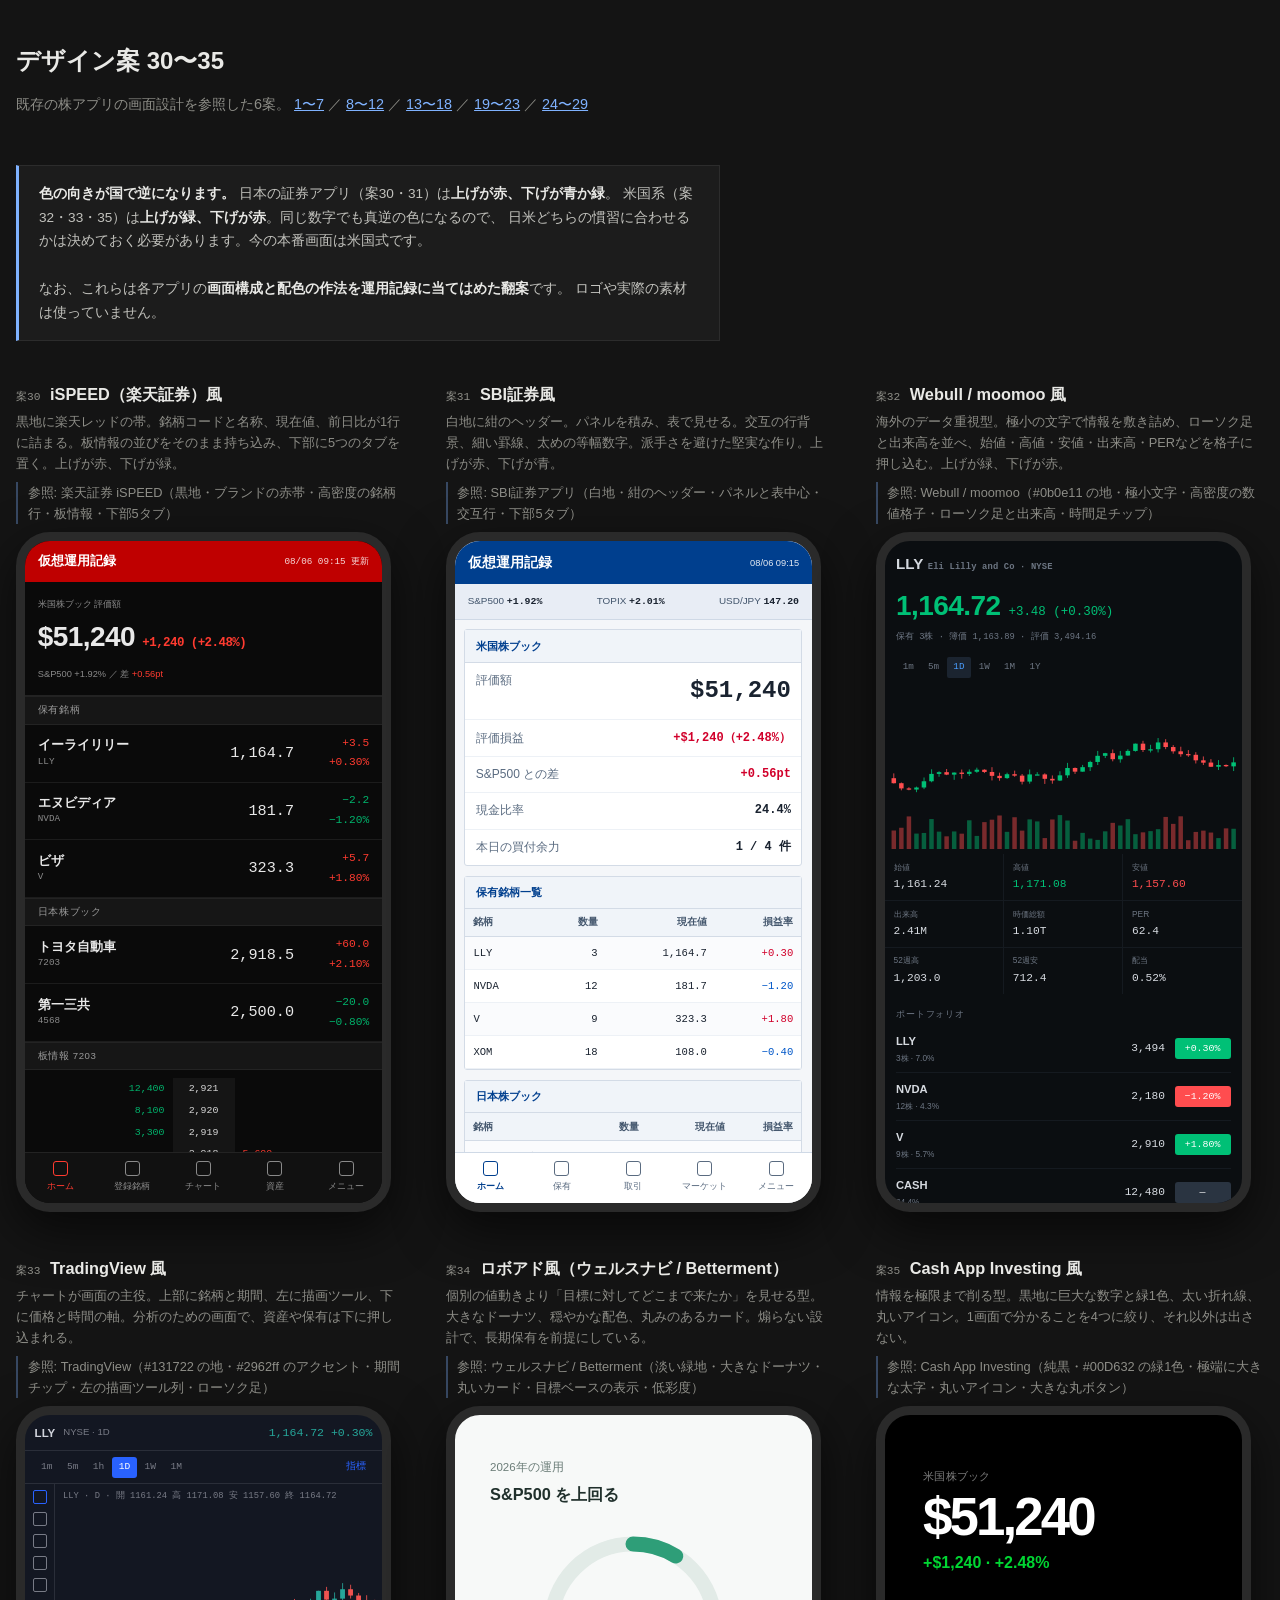
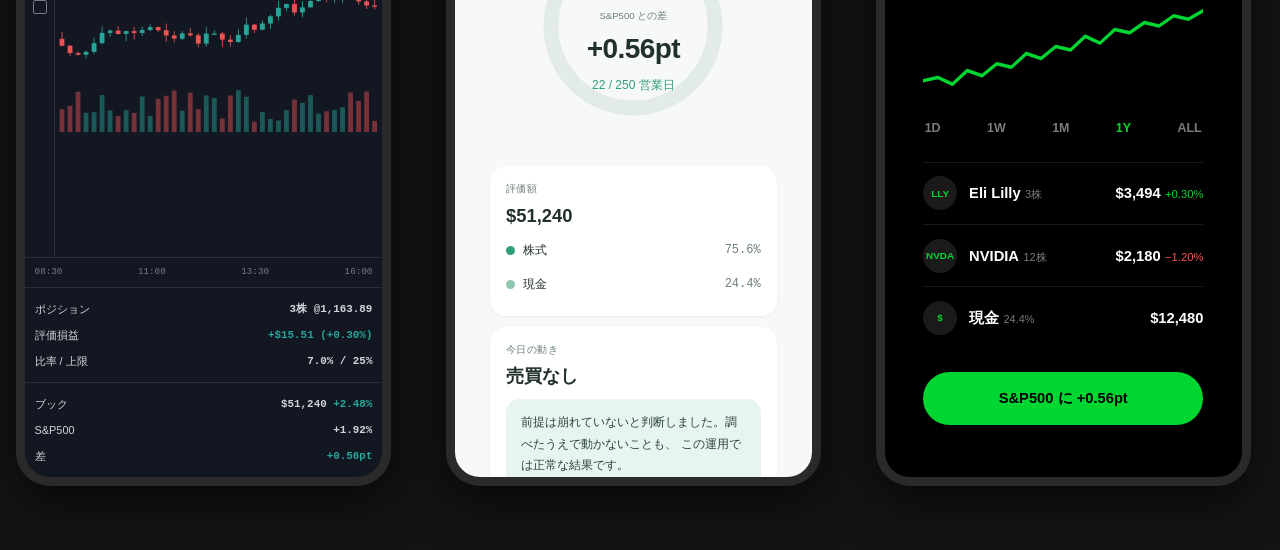
<file: docs/mockups6.html>
<!DOCTYPE html>
<html lang="ja">
<head>
<meta charset="utf-8">
<meta name="viewport" content="width=device-width, initial-scale=1, viewport-fit=cover">
<title>デザイン案 30〜35（既存の株アプリを模す）— 仮想運用記録</title>
<meta name="color-scheme" content="dark">
<style>
:root{
  --g-bg:#141414;--g-card:#1c1c1c;--g-line:#2c2c2c;--g-tx:#e9e9e6;--g-dim:#8d8d87;
  --g-sans:-apple-system,BlinkMacSystemFont,"Segoe UI","Hiragino Sans","Yu Gothic UI","Noto Sans JP",sans-serif;
  --g-mono:ui-monospace,SFMono-Regular,"SF Mono","Cascadia Mono",Consolas,monospace;
}
*{box-sizing:border-box}
body{margin:0;padding:0 1rem 4rem;background:var(--g-bg);color:var(--g-tx);font-family:var(--g-sans);line-height:1.75}
.wrap{max-width:78rem;margin-inline:auto}
.intro{padding:2.5rem 0 1rem;max-width:44rem}
.intro h1{margin:0 0 .6rem;font-size:1.5rem}
.intro p{margin:.6rem 0;color:var(--g-dim);font-size:.9rem}
.intro a{color:#7fb2ff}
.note{background:var(--g-card);border:1px solid var(--g-line);border-left:3px solid #7fb2ff;
  padding:1rem 1.25rem;margin:1.4rem 0 2.4rem;max-width:44rem;font-size:.85rem;color:#c2c2bd}
.note b{color:var(--g-tx)}

.gal{display:grid;gap:2.6rem;grid-template-columns:repeat(auto-fill,minmax(340px,1fr));align-items:start}
.demo{min-width:0}
.demo-h{display:flex;align-items:baseline;gap:.6rem;margin-bottom:.15rem}
.demo-n{font-family:var(--g-mono);font-size:.7rem;color:var(--g-dim)}
.demo-h h2{margin:0;font-size:1.02rem}
.demo>p{margin:.1rem 0 .5rem;font-size:.8rem;color:var(--g-dim);line-height:1.65}
.ref{margin:0 0 .9rem;font-size:.74rem;color:#7fb2ff;border-left:2px solid #7fb2ff55;padding-left:.6rem;line-height:1.6}

.frame{width:100%;max-width:375px;height:680px;overflow:hidden;border:9px solid #2a2a2a;border-radius:34px;
  box-shadow:0 18px 50px #0009}
.frame>.app{width:100%;height:100%;overflow-y:auto;scrollbar-width:none;position:relative;
  display:flex;flex-direction:column}
.frame>.app::-webkit-scrollbar{display:none}
.scroll{flex:1;overflow-y:auto;scrollbar-width:none}
.scroll::-webkit-scrollbar{display:none}
svg{display:block;max-width:100%}

/* ============ 案30 iSPEED（楽天証券）風 ============ */
.m30{background:#0a0a0a;color:#e8e8e8;font-family:-apple-system,"Hiragino Sans","Noto Sans JP",sans-serif}
.m30 .bar{background:#bf0000;color:#fff;padding:.55rem .8rem;display:flex;justify-content:space-between;
  align-items:center;font-size:.82rem;font-weight:700}
.m30 .bar .sub{font-size:.58rem;font-weight:400;opacity:.85;font-family:var(--g-mono)}
.m30 .tot{padding:.85rem .8rem;border-bottom:1px solid #232323}
.m30 .tot .k{font-size:.58rem;color:#8a8a8a}
.m30 .tot .v{font-size:1.75rem;font-weight:700;font-variant-numeric:tabular-nums;letter-spacing:-.02em}
.m30 .tot .d{font-size:.78rem;font-family:var(--g-mono);font-variant-numeric:tabular-nums}
.m30 .up{color:#ff3b30}.m30 .dn{color:#00b26b}   /* 日本式: 上げ赤・下げ緑 */
.m30 .sec{background:#161616;padding:.3rem .8rem;font-size:.6rem;color:#9a9a9a;letter-spacing:.06em;
  border-top:1px solid #232323;border-bottom:1px solid #232323}
.m30 .row{display:grid;grid-template-columns:1fr auto auto;gap:.2rem .7rem;padding:.55rem .8rem;
  border-bottom:1px solid #1c1c1c;align-items:center}
.m30 .nm{font-size:.82rem;font-weight:600;line-height:1.3}
.m30 .cd{font-family:var(--g-mono);font-size:.58rem;color:#8a8a8a}
.m30 .pz{font-family:var(--g-mono);font-size:.95rem;font-variant-numeric:tabular-nums;text-align:right}
.m30 .ch{font-family:var(--g-mono);font-size:.7rem;font-variant-numeric:tabular-nums;text-align:right;min-width:64px}
.m30 .board{padding:.5rem .8rem;border-bottom:1px solid #1c1c1c}
.m30 .bt{display:grid;grid-template-columns:1fr 62px 1fr;font-family:var(--g-mono);font-size:.62rem;
  font-variant-numeric:tabular-nums;text-align:center}
.m30 .bt div{padding:.13rem 0}
.m30 .bt .px{color:#d8d8d8;background:#151515}
.m30 .bt .sell{color:#00b26b;text-align:right;padding-right:.5rem}
.m30 .bt .buy{color:#ff3b30;text-align:left;padding-left:.5rem}
.m30 .tabs{display:grid;grid-template-columns:repeat(5,1fr);border-top:1px solid #232323;background:#111}
.m30 .tabs div{text-align:center;padding:.5rem 0 .55rem;font-size:.55rem;color:#8a8a8a}
.m30 .tabs div.on{color:#ff3b30}
.m30 .tabs i{display:block;width:15px;height:15px;margin:0 auto .18rem;border:1.4px solid currentColor;border-radius:3px}

/* ============ 案31 SBI証券風 ============ */
.m31{background:#f4f6f9;color:#1a2330;font-family:-apple-system,"Hiragino Sans","Noto Sans JP",sans-serif}
.m31 .bar{background:#003f8e;color:#fff;padding:.6rem .8rem;font-size:.85rem;font-weight:700;
  display:flex;justify-content:space-between;align-items:center}
.m31 .bar .sub{font-size:.58rem;font-weight:400;opacity:.9}
.m31 .strip{background:#e8edf5;padding:.5rem .8rem;display:flex;justify-content:space-between;
  font-size:.62rem;color:#41546b;border-bottom:1px solid #cfd9e6}
.m31 .strip b{font-family:var(--g-mono);color:#1a2330;font-variant-numeric:tabular-nums}
.m31 .panel{background:#fff;margin:.6rem;border:1px solid #d3dbe6;border-radius:3px}
.m31 .ph{background:#f0f4f9;border-bottom:1px solid #d3dbe6;padding:.4rem .65rem;font-size:.68rem;
  font-weight:700;color:#003f8e}
.m31 .kv{display:flex;justify-content:space-between;padding:.45rem .65rem;font-size:.75rem;
  border-bottom:1px solid #edf1f6;font-variant-numeric:tabular-nums}
.m31 .kv:last-child{border-bottom:0}
.m31 .kv .k{color:#5a6b80}
.m31 .kv b{font-family:var(--g-mono);font-weight:700}
.m31 .big{font-size:1.5rem;font-family:var(--g-mono);font-weight:700}
.m31 table{width:100%;border-collapse:collapse;font-size:.66rem;font-variant-numeric:tabular-nums}
.m31 th{background:#f0f4f9;color:#41546b;font-weight:700;padding:.32rem .5rem;text-align:right;
  border-bottom:1px solid #d3dbe6;font-size:.6rem}
.m31 th:first-child,.m31 td:first-child{text-align:left}
.m31 td{padding:.42rem .5rem;text-align:right;border-bottom:1px solid #edf1f6;font-family:var(--g-mono)}
.m31 tr:nth-child(even) td{background:#fafbfd}
.m31 .up{color:#d1002b}.m31 .dn{color:#0057c8}   /* 日本式: 上げ赤・下げ青 */
.m31 .tabs{display:grid;grid-template-columns:repeat(5,1fr);border-top:1px solid #cfd9e6;background:#fff}
.m31 .tabs div{text-align:center;padding:.5rem 0 .55rem;font-size:.55rem;color:#5a6b80}
.m31 .tabs div.on{color:#003f8e;font-weight:700}
.m31 .tabs i{display:block;width:15px;height:15px;margin:0 auto .18rem;border:1.4px solid currentColor;border-radius:3px}

/* ============ 案32 Webull / moomoo 風 ============ */
.m32{background:#0b0e11;color:#d6dae0;font-family:-apple-system,"Hiragino Sans","Noto Sans JP",sans-serif}
.m32 .hd{padding:.6rem .7rem .4rem}
.m32 .tk{font-size:.95rem;font-weight:700;letter-spacing:.01em}
.m32 .sub{font-size:.55rem;color:#6d7683;font-family:var(--g-mono)}
.m32 .px{display:flex;align-items:baseline;gap:.5rem;margin-top:.2rem}
.m32 .px .n{font-size:1.75rem;font-weight:700;font-variant-numeric:tabular-nums;letter-spacing:-.02em}
.m32 .px .c{font-family:var(--g-mono);font-size:.78rem;font-variant-numeric:tabular-nums}
.m32 .up{color:#00c076}.m32 .dn{color:#ff4d4f}   /* 米国式: 上げ緑・下げ赤 */
.m32 .ivs{display:flex;gap:.05rem;padding:.35rem .7rem;font-family:var(--g-mono);font-size:.58rem}
.m32 .ivs span{padding:.15rem .42rem;color:#6d7683;border-radius:2px}
.m32 .ivs span.on{background:#1b2430;color:#4a9eff}
.m32 .grid{display:grid;grid-template-columns:repeat(3,1fr);gap:.05rem;background:#151a20;margin:.3rem 0}
.m32 .cell{background:#0b0e11;padding:.35rem .55rem}
.m32 .cell .k{font-size:.52rem;color:#6d7683}
.m32 .cell .v{font-family:var(--g-mono);font-size:.7rem;font-variant-numeric:tabular-nums;margin-top:.05rem}
.m32 .tbl{padding:0 .7rem}
.m32 .tr{display:grid;grid-template-columns:1fr auto auto;gap:.6rem;padding:.4rem 0;
  border-bottom:1px solid #151a20;font-size:.7rem;align-items:center}
.m32 .tr .s{font-weight:700}
.m32 .tr .s small{display:block;font-size:.52rem;color:#6d7683;font-weight:400}
.m32 .tr .p{font-family:var(--g-mono);font-variant-numeric:tabular-nums;text-align:right}
.m32 .chip{font-family:var(--g-mono);font-size:.62rem;padding:.12rem .4rem;border-radius:3px;
  min-width:56px;text-align:center;color:#fff}
.m32 .chip.up{background:#00c076}.m32 .chip.dn{background:#ff4d4f}
.m32 .sect{font-size:.55rem;color:#6d7683;padding:.5rem .7rem .2rem;letter-spacing:.1em}

/* ============ 案33 TradingView 風 ============ */
.m33{background:#131722;color:#d1d4dc;font-family:-apple-system,"Hiragino Sans","Noto Sans JP",sans-serif}
.m33 .top{display:flex;align-items:center;gap:.5rem;padding:.45rem .6rem;border-bottom:1px solid #2a2e39;
  font-size:.72rem}
.m33 .top .s{font-weight:700}
.m33 .top .p{margin-left:auto;font-family:var(--g-mono);font-variant-numeric:tabular-nums}
.m33 .up{color:#26a69a}.m33 .dn{color:#ef5350}
.m33 .ivs{display:flex;gap:.1rem;padding:.35rem .6rem;border-bottom:1px solid #2a2e39;
  font-family:var(--g-mono);font-size:.6rem}
.m33 .ivs span{padding:.14rem .4rem;border-radius:3px;color:#787b86}
.m33 .ivs span.on{background:#2962ff;color:#fff}
.m33 .body{display:flex;flex:1;min-height:0}
.m33 .tools{width:30px;border-right:1px solid #2a2e39;padding:.35rem 0;display:flex;
  flex-direction:column;align-items:center;gap:.5rem}
.m33 .tools i{width:14px;height:14px;border:1.3px solid #787b86;border-radius:2px;display:block}
.m33 .tools i.on{border-color:#2962ff}
.m33 .chartarea{flex:1;min-width:0;padding:.3rem .2rem}
.m33 .legend{font-family:var(--g-mono);font-size:.55rem;color:#787b86;padding:0 .3rem .2rem}
.m33 .foot{border-top:1px solid #2a2e39;padding:.4rem .6rem;font-family:var(--g-mono);font-size:.58rem;
  color:#787b86;display:flex;justify-content:space-between}
.m33 .panel{border-top:1px solid #2a2e39;padding:.5rem .6rem}
.m33 .pr{display:flex;justify-content:space-between;font-size:.68rem;padding:.22rem 0;
  font-variant-numeric:tabular-nums}
.m33 .pr b{font-family:var(--g-mono)}

/* ============ 案34 ロボアド風 ============ */
.m34{background:#f7f9f8;color:#20302c;font-family:-apple-system,"Hiragino Sans","Noto Sans JP",sans-serif}
.m34 .app{padding:1.3rem 1.1rem}
.m34 .hi{font-size:.72rem;color:#6b7d78}
.m34 .goal{font-size:1.02rem;font-weight:700;margin:.15rem 0 1.1rem}
.m34 .ring{display:block;margin:0 auto}
.m34 .center{text-align:center;margin-top:-118px;margin-bottom:70px}
.m34 .center .n{font-size:1.75rem;font-weight:700;font-variant-numeric:tabular-nums;letter-spacing:-.02em}
.m34 .center .k{font-size:.6rem;color:#6b7d78}
.m34 .center .d{font-size:.75rem;color:#2e9e78;font-variant-numeric:tabular-nums;margin-top:.1rem}
.m34 .card{background:#fff;border-radius:16px;padding:.95rem 1rem;margin-bottom:.65rem;
  box-shadow:0 1px 3px #0000000d}
.m34 .card .k{font-size:.6rem;color:#6b7d78;letter-spacing:.04em}
.m34 .card .v{font-size:1.15rem;font-weight:700;font-variant-numeric:tabular-nums;margin-top:.1rem}
.m34 .lgd{display:flex;align-items:center;gap:.5rem;padding:.4rem 0;font-size:.75rem}
.m34 .lgd i{width:9px;height:9px;border-radius:50%;flex:none}
.m34 .lgd .p{margin-left:auto;font-family:var(--g-mono);font-variant-numeric:tabular-nums;color:#6b7d78}
.m34 .msg{background:#e8f4ef;border-radius:14px;padding:.85rem .95rem;font-size:.78rem;
  line-height:1.7;color:#2c453d;margin-top:.4rem}

/* ============ 案35 Cash App Investing 風 ============ */
.m35{background:#000;color:#fff;font-family:-apple-system,"Hiragino Sans","Noto Sans JP",sans-serif}
.m35 .app{padding:1.6rem 1.2rem}
.m35 .k{font-size:.68rem;color:#7b7b7b;letter-spacing:.02em}
.m35 .huge{font-size:3.3rem;font-weight:800;letter-spacing:-.055em;line-height:1;margin:.35rem 0 .3rem;
  font-variant-numeric:tabular-nums}
.m35 .d{font-size:1rem;font-weight:700;color:#00d632;font-variant-numeric:tabular-nums}
.m35 .d.dn{color:#ff4f4f}
.m35 .chart{margin:1.6rem 0 1.2rem}
.m35 .chart path{stroke:#00d632;stroke-width:2.6;fill:none;stroke-linejoin:round;stroke-linecap:round}
.m35 .ivs{display:flex;justify-content:space-between;font-size:.78rem;color:#7b7b7b;font-weight:600;
  padding:0 .1rem 1.4rem}
.m35 .ivs b{color:#00d632}
.m35 .li{display:flex;align-items:center;gap:.75rem;padding:.85rem 0;border-top:1px solid #1a1a1a}
.m35 .ic{width:34px;height:34px;border-radius:50%;background:#1a1a1a;flex:none;display:grid;
  place-items:center;font-size:.62rem;font-weight:800;color:#00d632}
.m35 .li .t{flex:1}
.m35 .li .t .a{font-size:.92rem;font-weight:700}
.m35 .li .t .b{font-size:.68rem;color:#7b7b7b}
.m35 .li .r{text-align:right;font-variant-numeric:tabular-nums}
.m35 .li .r .a{font-size:.92rem;font-weight:700}
.m35 .li .r .b{font-size:.7rem;color:#00d632}
.m35 .li .r .b.dn{color:#ff4f4f}
.m35 .btn{margin-top:1.5rem;background:#00d632;color:#000;border-radius:999px;text-align:center;
  padding:.85rem;font-weight:800;font-size:.92rem}

@media(max-width:700px){.gal{grid-template-columns:1fr}.frame{height:640px;margin-inline:auto}}
</style>
</head>
<body>
<div class="wrap">

<div class="intro">
  <h1>デザイン案 30〜35</h1>
  <p>既存の株アプリの画面設計を参照した6案。
     <a href="mockups.html">1〜7</a> ／ <a href="mockups2.html">8〜12</a> ／
     <a href="mockups3.html">13〜18</a> ／ <a href="mockups4.html">19〜23</a> ／
     <a href="mockups5.html">24〜29</a></p>
</div>

<div class="note">
  <b>色の向きが国で逆になります。</b> 日本の証券アプリ（案30・31）は<b>上げが赤、下げが青か緑</b>。
  米国系（案32・33・35）は<b>上げが緑、下げが赤</b>。同じ数字でも真逆の色になるので、
  日米どちらの慣習に合わせるかは決めておく必要があります。今の本番画面は米国式です。
  <br><br>
  なお、これらは各アプリの<b>画面構成と配色の作法を運用記録に当てはめた翻案</b>です。
  ロゴや実際の素材は使っていません。
</div>

<div class="gal" id="gal"></div>

</div>

<script>
const MINE  = [46,44,48,40,43,36,38,30,33,26,28,20,24,16,18,12,14,8,10,5];
const P = a => a.map((y,i) => (i?"L":"M") + i*14 + " " + y).join(" ");

/* ローソク足。決まった種から作るので毎回同じ形になる */
function candles(n, w, h, upC, dnC, volH) {
  let s = 17; const r = () => (s = (s * 9301 + 49297) % 233280) / 233280;
  const bw = w / n, bars = [];
  let p = h * 0.72;
  for (let i = 0; i < n; i++) {
    const o = p, c = Math.max(h * 0.12, Math.min(h * 0.86, p + (r() - 0.54) * h * 0.11));
    const hi = Math.min(o, c) - r() * h * 0.04, lo = Math.max(o, c) + r() * h * 0.04;
    bars.push({ o, c, hi, lo, x: i * bw + bw / 2, up: c < o, v: 0.25 + r() * 0.75 });
    p = c;
  }
  const body = bars.map(b => {
    const col = b.up ? upC : dnC;
    const top = Math.min(b.o, b.c), ht = Math.max(1.2, Math.abs(b.c - b.o));
    return `<line x1="${b.x.toFixed(1)}" y1="${b.hi.toFixed(1)}" x2="${b.x.toFixed(1)}" y2="${b.lo.toFixed(1)}" stroke="${col}" stroke-width=".8"/>
      <rect x="${(b.x - bw * .3).toFixed(1)}" y="${top.toFixed(1)}" width="${(bw * .6).toFixed(1)}" height="${ht.toFixed(1)}" fill="${col}"/>`;
  }).join("");
  const vol = volH ? bars.map(b =>
    `<rect x="${(b.x - bw * .3).toFixed(1)}" y="${(h + volH - b.v * volH).toFixed(1)}"
       width="${(bw * .6).toFixed(1)}" height="${(b.v * volH).toFixed(1)}"
       fill="${b.up ? upC : dnC}" opacity=".45"/>`).join("") : "";
  return `<svg viewBox="0 0 ${w} ${h + (volH || 0)}" style="width:100%;height:auto">${body}${vol}</svg>`;
}

const DESIGNS = [

["iSPEED（楽天証券）風",
 "黒地に楽天レッドの帯。銘柄コードと名称、現在値、前日比が1行に詰まる。板情報の並びをそのまま持ち込み、下部に5つのタブを置く。上げが赤、下げが緑。",
 "参照: 楽天証券 iSPEED（黒地・ブランドの赤帯・高密度の銘柄行・板情報・下部5タブ）",
`<div class="bar"><span>仮想運用記録</span><span class="sub">08/06 09:15 更新</span></div>
 <div class="scroll">
   <div class="tot">
     <div class="k">米国株ブック 評価額</div>
     <div class="v">$51,240 <span class="d up">+1,240 (+2.48%)</span></div>
     <div class="k" style="margin-top:.3rem">S&P500 +1.92% ／ 差 <span class="up">+0.56pt</span></div>
   </div>
   <div class="sec">保有銘柄</div>
   <div class="row"><div><div class="nm">イーライリリー</div><div class="cd">LLY</div></div>
     <div class="pz">1,164.7</div><div class="ch up">+3.5<br>+0.30%</div></div>
   <div class="row"><div><div class="nm">エヌビディア</div><div class="cd">NVDA</div></div>
     <div class="pz">181.7</div><div class="ch dn">−2.2<br>−1.20%</div></div>
   <div class="row"><div><div class="nm">ビザ</div><div class="cd">V</div></div>
     <div class="pz">323.3</div><div class="ch up">+5.7<br>+1.80%</div></div>
   <div class="sec">日本株ブック</div>
   <div class="row"><div><div class="nm">トヨタ自動車</div><div class="cd">7203</div></div>
     <div class="pz">2,918.5</div><div class="ch up">+60.0<br>+2.10%</div></div>
   <div class="row"><div><div class="nm">第一三共</div><div class="cd">4568</div></div>
     <div class="pz">2,500.0</div><div class="ch dn">−20.0<br>−0.80%</div></div>
   <div class="sec">板情報 7203</div>
   <div class="board"><div class="bt">
     <div class="sell">12,400</div><div class="px">2,921</div><div></div>
     <div class="sell">8,100</div><div class="px">2,920</div><div></div>
     <div class="sell">3,300</div><div class="px">2,919</div><div></div>
     <div></div><div class="px">2,918</div><div class="buy">5,600</div>
     <div></div><div class="px">2,917</div><div class="buy">9,900</div>
     <div></div><div class="px">2,916</div><div class="buy">14,200</div>
   </div></div>
   <div class="sec">直近の判断</div>
   <div class="row" style="grid-template-columns:1fr"><div style="font-size:.74rem;line-height:1.7">
     <span class="up" style="font-weight:700">買 LLY 3株</span> @1,163.89<br>
     <span style="color:#9a9a9a">上方修正の規模に対し株価反応が控えめ。織り込み不足と判断。</span>
   </div></div>
 </div>
 <div class="tabs"><div class="on"><i></i>ホーム</div><div><i></i>登録銘柄</div>
   <div><i></i>チャート</div><div><i></i>資産</div><div><i></i>メニュー</div></div>`],

["SBI証券風",
 "白地に紺のヘッダー。パネルを積み、表で見せる。交互の行背景、細い罫線、太めの等幅数字。派手さを避けた堅実な作り。上げが赤、下げが青。",
 "参照: SBI証券アプリ（白地・紺のヘッダー・パネルと表中心・交互行・下部5タブ）",
`<div class="bar"><span>仮想運用記録</span><span class="sub">08/06 09:15</span></div>
 <div class="strip"><span>S&P500 <b class="up">+1.92%</b></span><span>TOPIX <b class="up">+2.01%</b></span>
   <span>USD/JPY <b>147.20</b></span></div>
 <div class="scroll">
   <div class="panel">
     <div class="ph">米国株ブック</div>
     <div class="kv"><span class="k">評価額</span><b class="big">$51,240</b></div>
     <div class="kv"><span class="k">評価損益</span><b class="up">+$1,240（+2.48%）</b></div>
     <div class="kv"><span class="k">S&P500 との差</span><b class="up">+0.56pt</b></div>
     <div class="kv"><span class="k">現金比率</span><b>24.4%</b></div>
     <div class="kv"><span class="k">本日の買付余力</span><b>1 / 4 件</b></div>
   </div>
   <div class="panel">
     <div class="ph">保有銘柄一覧</div>
     <table>
       <tr><th>銘柄</th><th>数量</th><th>現在値</th><th>損益率</th></tr>
       <tr><td>LLY</td><td>3</td><td>1,164.7</td><td class="up">+0.30</td></tr>
       <tr><td>NVDA</td><td>12</td><td>181.7</td><td class="dn">−1.20</td></tr>
       <tr><td>V</td><td>9</td><td>323.3</td><td class="up">+1.80</td></tr>
       <tr><td>XOM</td><td>18</td><td>108.0</td><td class="dn">−0.40</td></tr>
     </table>
   </div>
   <div class="panel">
     <div class="ph">日本株ブック</div>
     <table>
       <tr><th>銘柄</th><th>数量</th><th>現在値</th><th>損益率</th></tr>
       <tr><td>7203 トヨタ</td><td>300</td><td>2,918.5</td><td class="up">+2.10</td></tr>
       <tr><td>4568 第一三共</td><td>200</td><td>2,500.0</td><td class="dn">−0.80</td></tr>
     </table>
   </div>
   <div class="panel">
     <div class="ph">直近の注文</div>
     <div class="kv"><span class="k">08/06 01:13</span><b class="up">買 LLY 3株 約定</b></div>
     <div class="kv"><span class="k">08/05 09:15</span><b class="dn">買 6861 却下</b></div>
   </div>
 </div>
 <div class="tabs"><div class="on"><i></i>ホーム</div><div><i></i>保有</div>
   <div><i></i>取引</div><div><i></i>マーケット</div><div><i></i>メニュー</div></div>`],

["Webull / moomoo 風",
 "海外のデータ重視型。極小の文字で情報を敷き詰め、ローソク足と出来高を並べ、始値・高値・安値・出来高・PERなどを格子に押し込む。上げが緑、下げが赤。",
 "参照: Webull / moomoo（#0b0e11 の地・極小文字・高密度の数値格子・ローソク足と出来高・時間足チップ）",
`<div class="hd">
   <div class="tk">LLY <span class="sub">Eli Lilly and Co · NYSE</span></div>
   <div class="px"><span class="n up">1,164.72</span><span class="c up">+3.48 (+0.30%)</span></div>
   <div class="sub">保有 3株 · 簿価 1,163.89 · 評価 3,494.16</div>
 </div>
 <div class="ivs"><span>1m</span><span>5m</span><span class="on">1D</span><span>1W</span><span>1M</span><span>1Y</span></div>
 <div style="padding:0 .3rem">${candles(46, 340, 128, "#00c076", "#ff4d4f", 34)}</div>
 <div class="grid">
   <div class="cell"><div class="k">始値</div><div class="v">1,161.24</div></div>
   <div class="cell"><div class="k">高値</div><div class="v up">1,171.08</div></div>
   <div class="cell"><div class="k">安値</div><div class="v dn">1,157.60</div></div>
   <div class="cell"><div class="k">出来高</div><div class="v">2.41M</div></div>
   <div class="cell"><div class="k">時価総額</div><div class="v">1.10T</div></div>
   <div class="cell"><div class="k">PER</div><div class="v">62.4</div></div>
   <div class="cell"><div class="k">52週高</div><div class="v">1,203.0</div></div>
   <div class="cell"><div class="k">52週安</div><div class="v">712.4</div></div>
   <div class="cell"><div class="k">配当</div><div class="v">0.52%</div></div>
 </div>
 <div class="sect">ポートフォリオ</div>
 <div class="tbl">
   <div class="tr"><span class="s">LLY<small>3株 · 7.0%</small></span><span class="p">3,494</span><span class="chip up">+0.30%</span></div>
   <div class="tr"><span class="s">NVDA<small>12株 · 4.3%</small></span><span class="p">2,180</span><span class="chip dn">−1.20%</span></div>
   <div class="tr"><span class="s">V<small>9株 · 5.7%</small></span><span class="p">2,910</span><span class="chip up">+1.80%</span></div>
   <div class="tr"><span class="s">CASH<small>24.4%</small></span><span class="p">12,480</span><span class="chip" style="background:#2a3441">—</span></div>
 </div>
 <div class="sect">VS S&P500</div>
 <div class="tbl"><div class="tr"><span class="s">差<small>開始来</small></span><span class="p">+0.56pt</span><span class="chip up">勝ち</span></div></div>`],

["TradingView 風",
 "チャートが画面の主役。上部に銘柄と期間、左に描画ツール、下に価格と時間の軸。分析のための画面で、資産や保有は下に押し込まれる。",
 "参照: TradingView（#131722 の地・#2962ff のアクセント・期間チップ・左の描画ツール列・ローソク足）",
`<div class="top"><span class="s">LLY</span><span style="color:#787b86;font-size:.6rem">NYSE · 1D</span>
   <span class="p up">1,164.72 +0.30%</span></div>
 <div class="ivs"><span>1m</span><span>5m</span><span>1h</span><span class="on">1D</span><span>1W</span><span>1M</span>
   <span style="margin-left:auto;color:#2962ff">指標</span></div>
 <div class="body">
   <div class="tools"><i class="on"></i><i></i><i></i><i></i><i></i><i></i></div>
   <div class="chartarea">
     <div class="legend">LLY · D · 開 1161.24  高 1171.08  安 1157.60  終 1164.72</div>
     ${candles(40, 300, 170, "#26a69a", "#ef5350", 40)}
   </div>
 </div>
 <div class="foot"><span>08:30</span><span>11:00</span><span>13:30</span><span>16:00</span></div>
 <div class="panel">
   <div class="pr"><span>ポジション</span><b>3株 @1,163.89</b></div>
   <div class="pr"><span>評価損益</span><b class="up">+$15.51 (+0.30%)</b></div>
   <div class="pr"><span>比率 / 上限</span><b>7.0% / 25%</b></div>
 </div>
 <div class="panel">
   <div class="pr"><span>ブック</span><b>$51,240 <span class="up">+2.48%</span></b></div>
   <div class="pr"><span>S&P500</span><b>+1.92%</b></div>
   <div class="pr"><span>差</span><b class="up">+0.56pt</b></div>
 </div>`],

["ロボアド風（ウェルスナビ / Betterment）",
 "個別の値動きより「目標に対してどこまで来たか」を見せる型。大きなドーナツ、穏やかな配色、丸みのあるカード。煽らない設計で、長期保有を前提にしている。",
 "参照: ウェルスナビ / Betterment（淡い緑地・大きなドーナツ・丸いカード・目標ベースの表示・低彩度）",
`<div class="app">
   <div class="hi">2026年の運用</div>
   <div class="goal">S&P500 を上回る</div>
   <svg class="ring" width="200" height="200" viewBox="0 0 200 200">
     <circle cx="100" cy="100" r="82" fill="none" stroke="#e2ebe7" stroke-width="15"/>
     <circle cx="100" cy="100" r="82" fill="none" stroke="#2e9e78" stroke-width="15"
             stroke-linecap="round" stroke-dasharray="515" stroke-dashoffset="470"
             transform="rotate(-90 100 100)"/>
   </svg>
   <div class="center">
     <div class="k">S&P500 との差</div>
     <div class="n">+0.56pt</div>
     <div class="d">22 / 250 営業日</div>
   </div>
   <div class="card">
     <div class="k">評価額</div>
     <div class="v">$51,240</div>
     <div class="lgd" style="padding-top:.5rem"><i style="background:#2e9e78"></i>株式
       <span class="p">75.6%</span></div>
     <div class="lgd"><i style="background:#8fc7ae"></i>現金<span class="p">24.4%</span></div>
   </div>
   <div class="card">
     <div class="k">今日の動き</div>
     <div class="v">売買なし</div>
     <div class="msg">前提は崩れていないと判断しました。調べたうえで動かないことも、
       この運用では正常な結果です。</div>
   </div>
 </div>`],

["Cash App Investing 風",
 "情報を極限まで削る型。黒地に巨大な数字と緑1色、太い折れ線、丸いアイコン。1画面で分かることを4つに絞り、それ以外は出さない。",
 "参照: Cash App Investing（純黒・#00D632 の緑1色・極端に大きな太字・丸いアイコン・大きな丸ボタン）",
`<div class="app">
   <div class="k">米国株ブック</div>
   <div class="huge">$51,240</div>
   <div class="d">+$1,240 · +2.48%</div>
   <div class="chart"><svg viewBox="0 0 266 70" preserveAspectRatio="none" style="width:100%;height:96px">
     <path d="${P(MINE.map(v => v * 1.25))}"/></svg></div>
   <div class="ivs"><span>1D</span><span>1W</span><span>1M</span><b>1Y</b><span>ALL</span></div>
   <div class="li"><span class="ic">LLY</span><span class="t"><span class="a">Eli Lilly</span>
     <span class="b">3株</span></span><span class="r"><span class="a">$3,494</span>
     <span class="b">+0.30%</span></span></div>
   <div class="li"><span class="ic">NVDA</span><span class="t"><span class="a">NVIDIA</span>
     <span class="b">12株</span></span><span class="r"><span class="a">$2,180</span>
     <span class="b dn">−1.20%</span></span></div>
   <div class="li"><span class="ic">$</span><span class="t"><span class="a">現金</span>
     <span class="b">24.4%</span></span><span class="r"><span class="a">$12,480</span></span></div>
   <div class="btn">S&P500 に +0.56pt</div>
 </div>`],
];

document.getElementById("gal").innerHTML = DESIGNS.map((d,i) => `
  <section class="demo">
    <div class="demo-h"><span class="demo-n">案${i+30}</span><h2>${d[0]}</h2></div>
    <p>${d[1]}</p>
    <p class="ref">${d[2]}</p>
    <div class="frame m${i+30}"><div class="app">${d[3]}</div></div>
  </section>`).join("");
</script>
</body>
</html>
</file>
